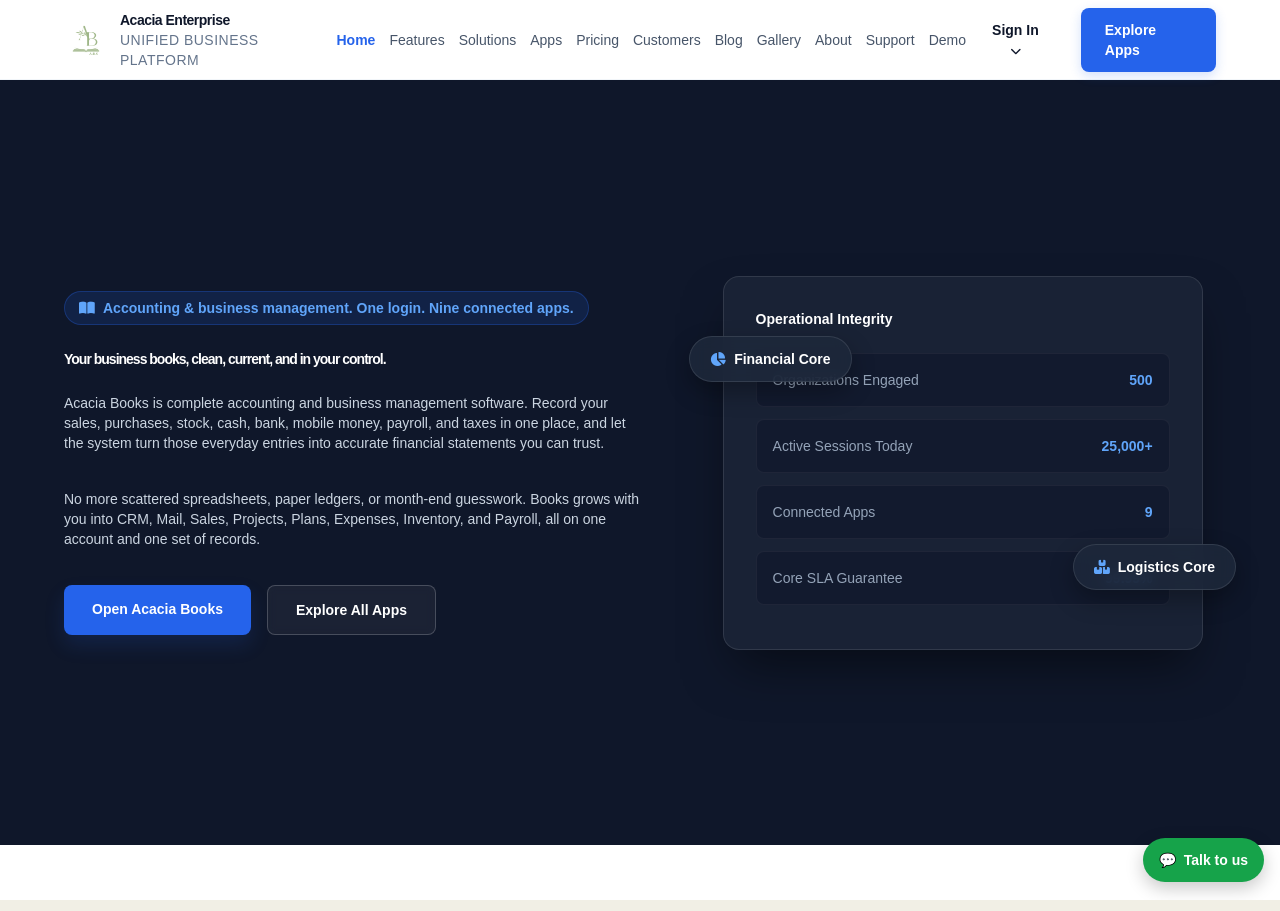
<file: index.html>
<!DOCTYPE html>
<html lang="en"><head><script src="acacia-session.js"></script><script src="acacia-theme.js"></script><meta charset="utf-8"><title>Acacia Hospital</title>
<meta name="viewport" content="width=device-width, initial-scale=1, viewport-fit=cover">
<link rel="icon" href="logo.png"><link rel="stylesheet" href="style.css"><script>window.ACACIA_APPEARANCE={sidebar:'nav',items:'nav button'};</script><script src="acacia-appearance.js"></script></head><body>
<div class="top"><b>Acacia Hospital</b><button onclick="document.querySelector('nav').classList.toggle('open')">Menu</button></div>
<nav id="nav"></nav><main id="main"></main>
<script src="acacia-cloud.js"></script><script src="acacia-login.js"></script><script src="acacia-sidebar.js"></script><script src="acacia-actions.js"></script><script src="acacia-settings.js"></script><script src="app.js"></script><script src="acacia-signout.js"></script>
<script src="acacia-help.js"></script>
</body></html>
</file>
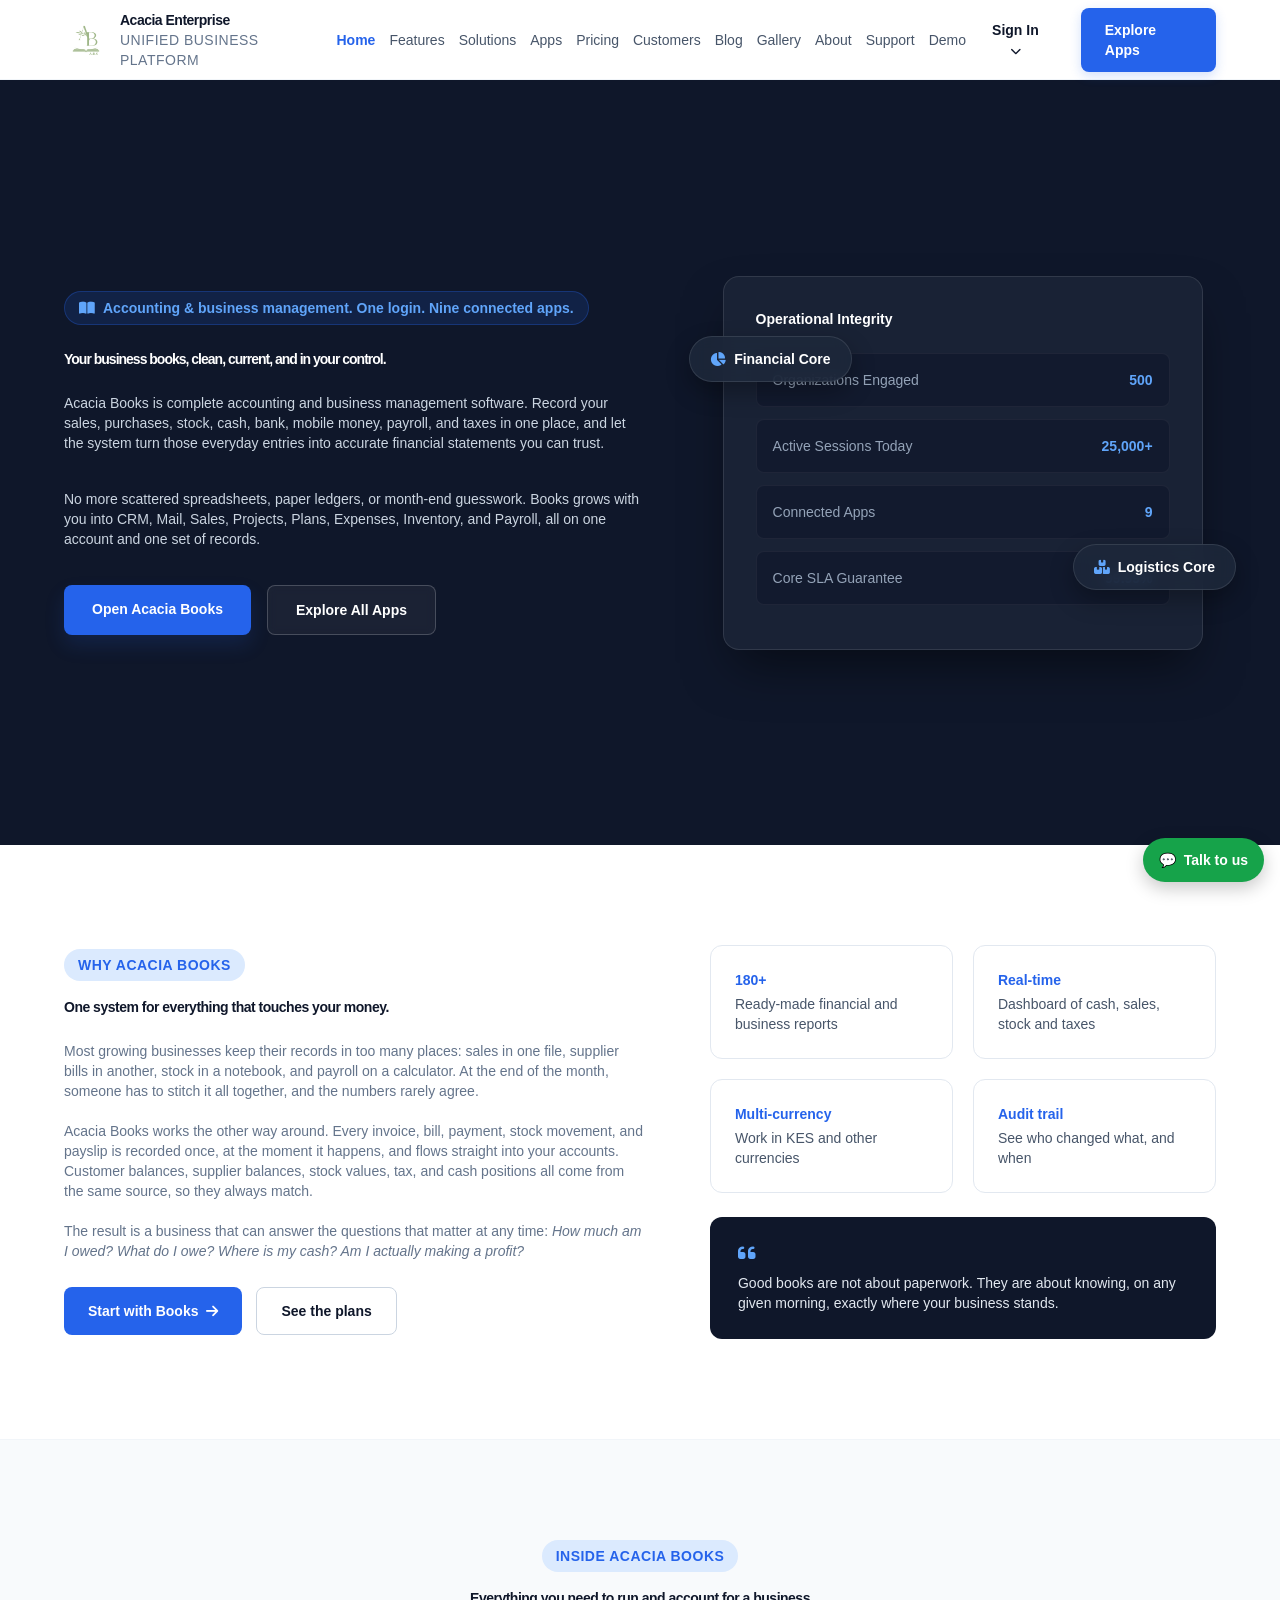
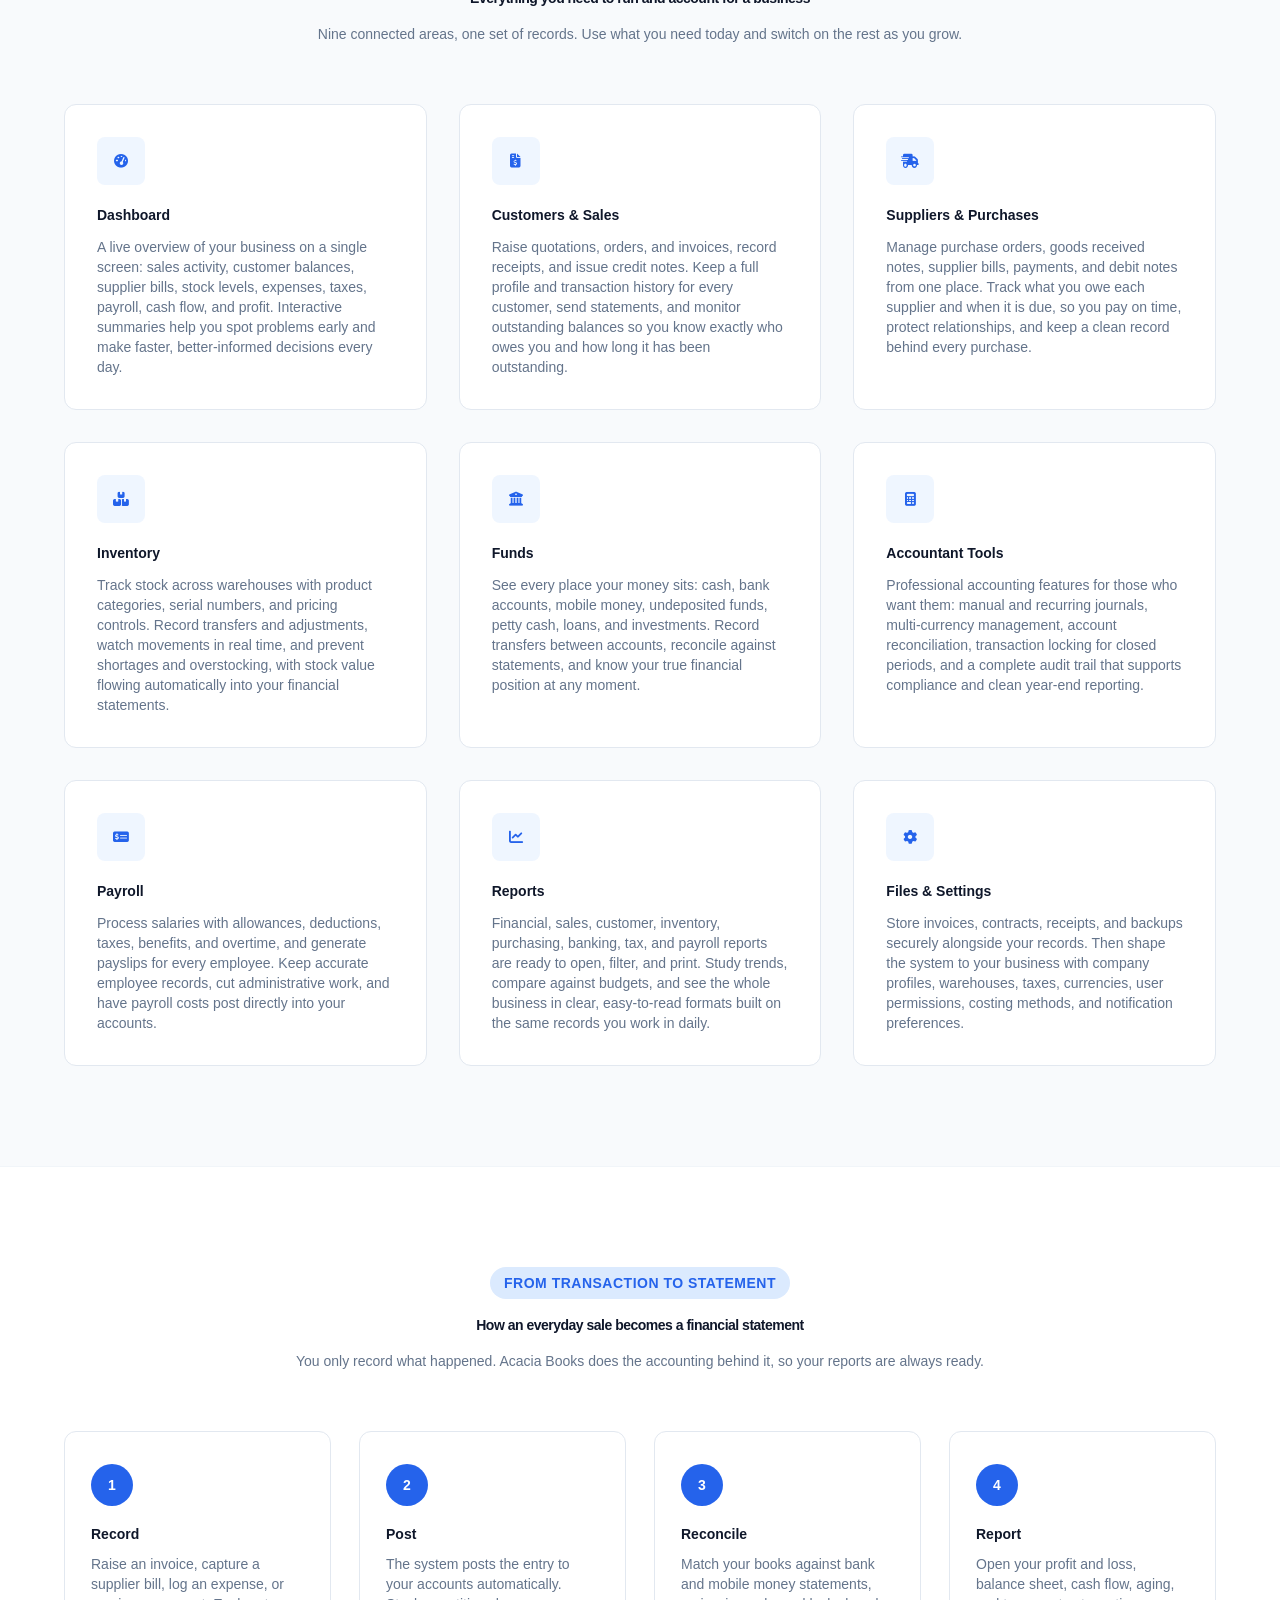
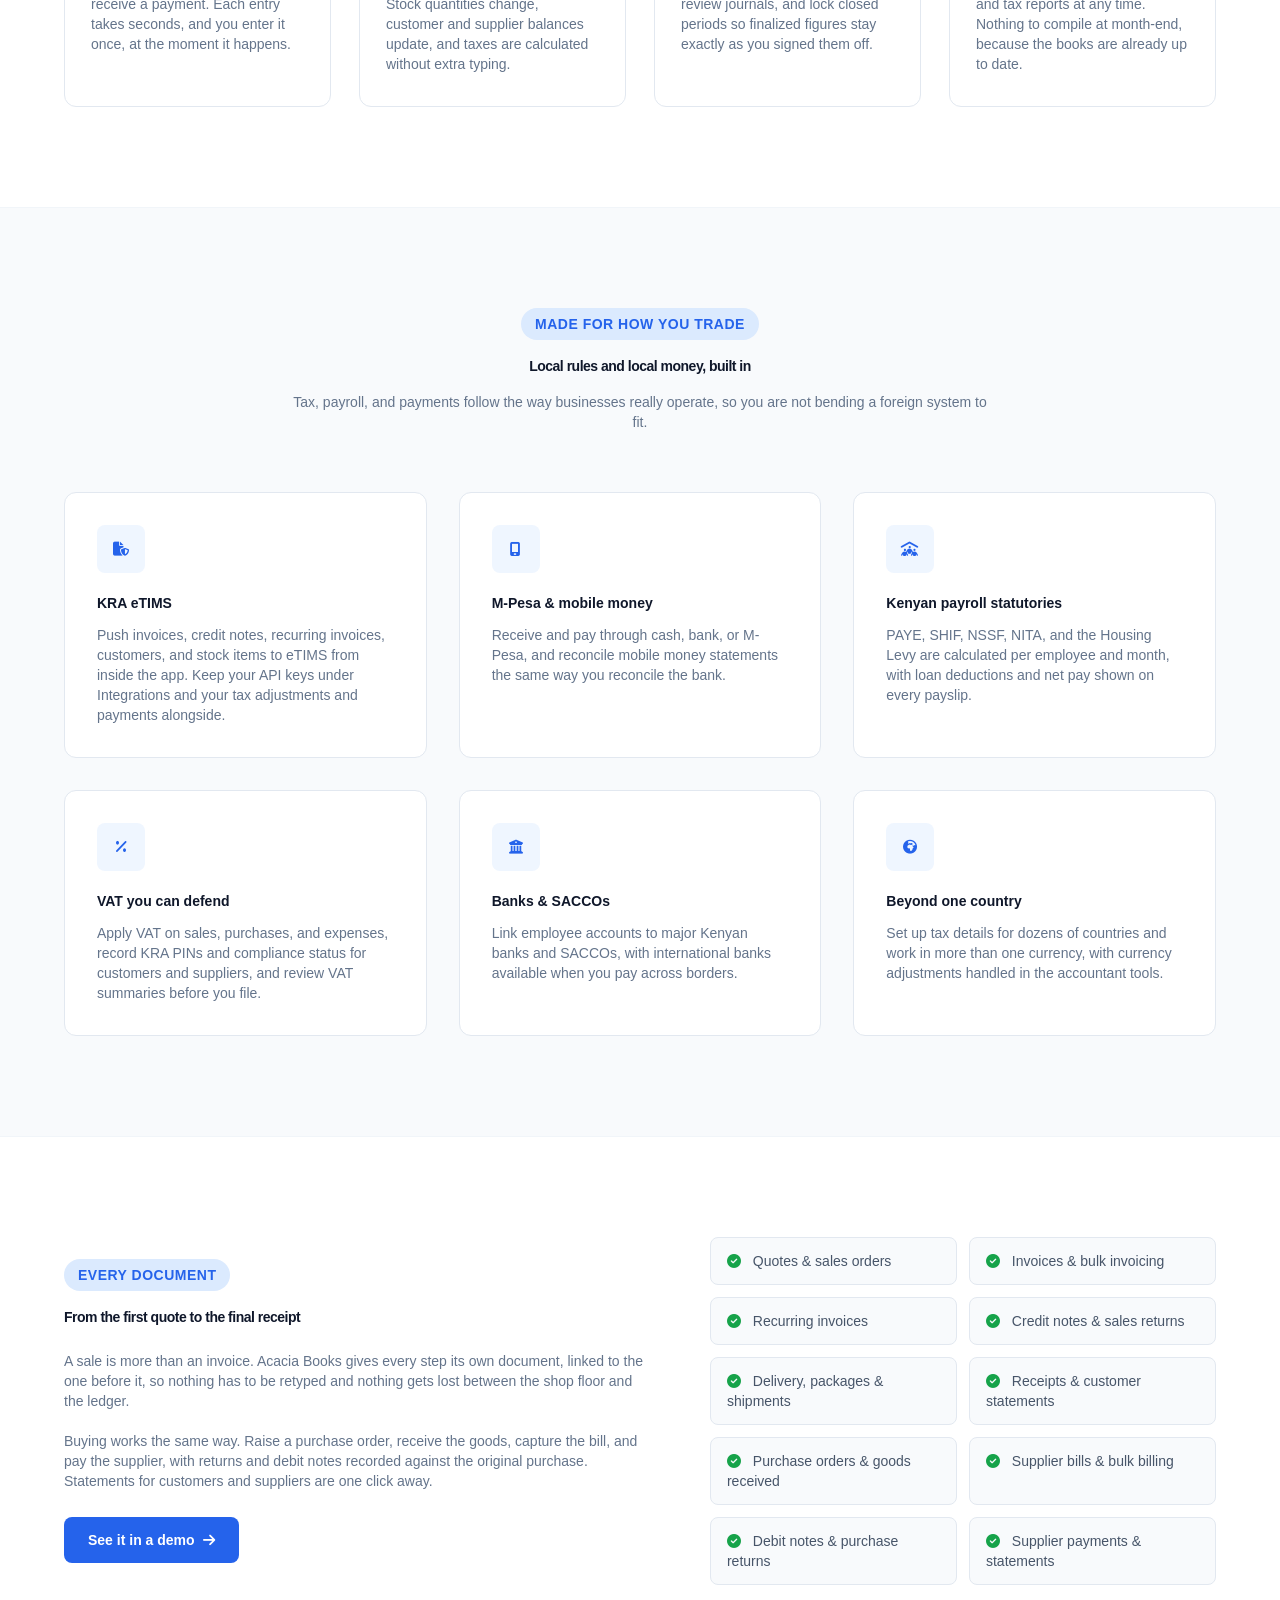
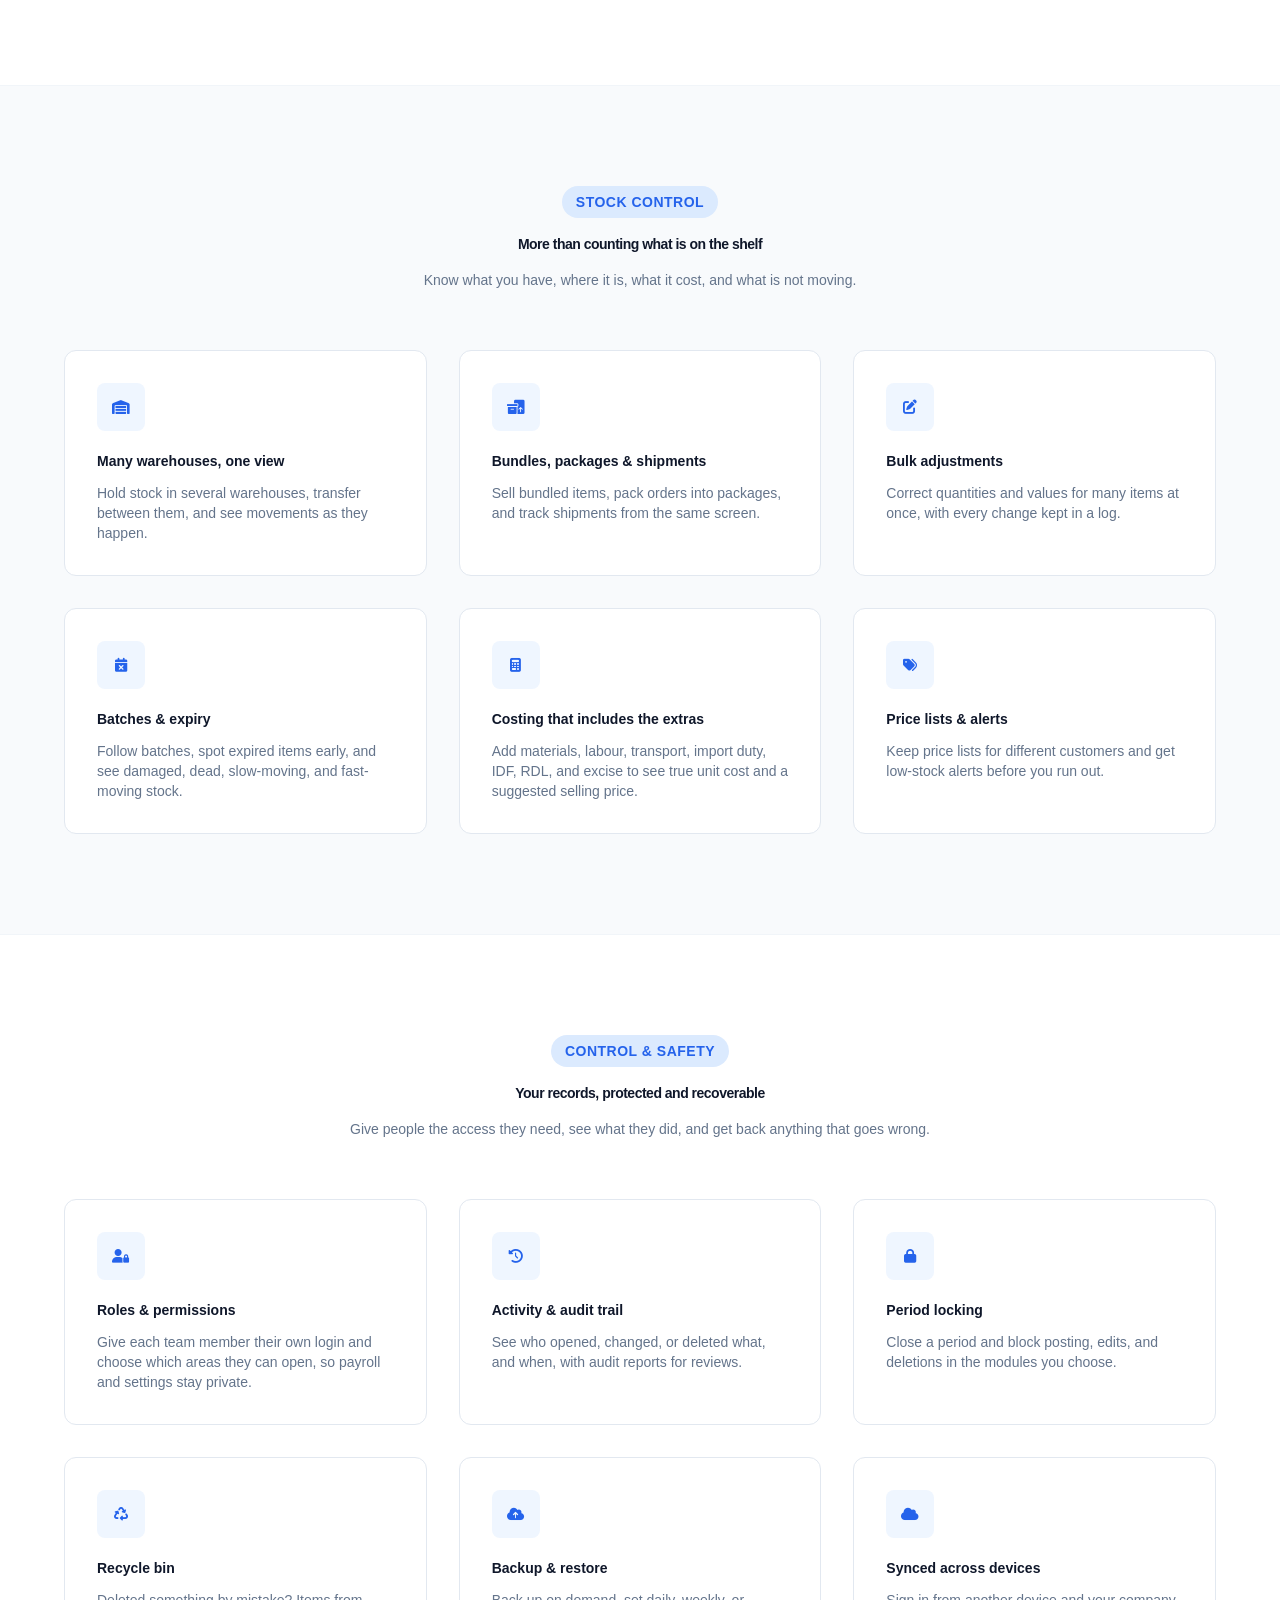
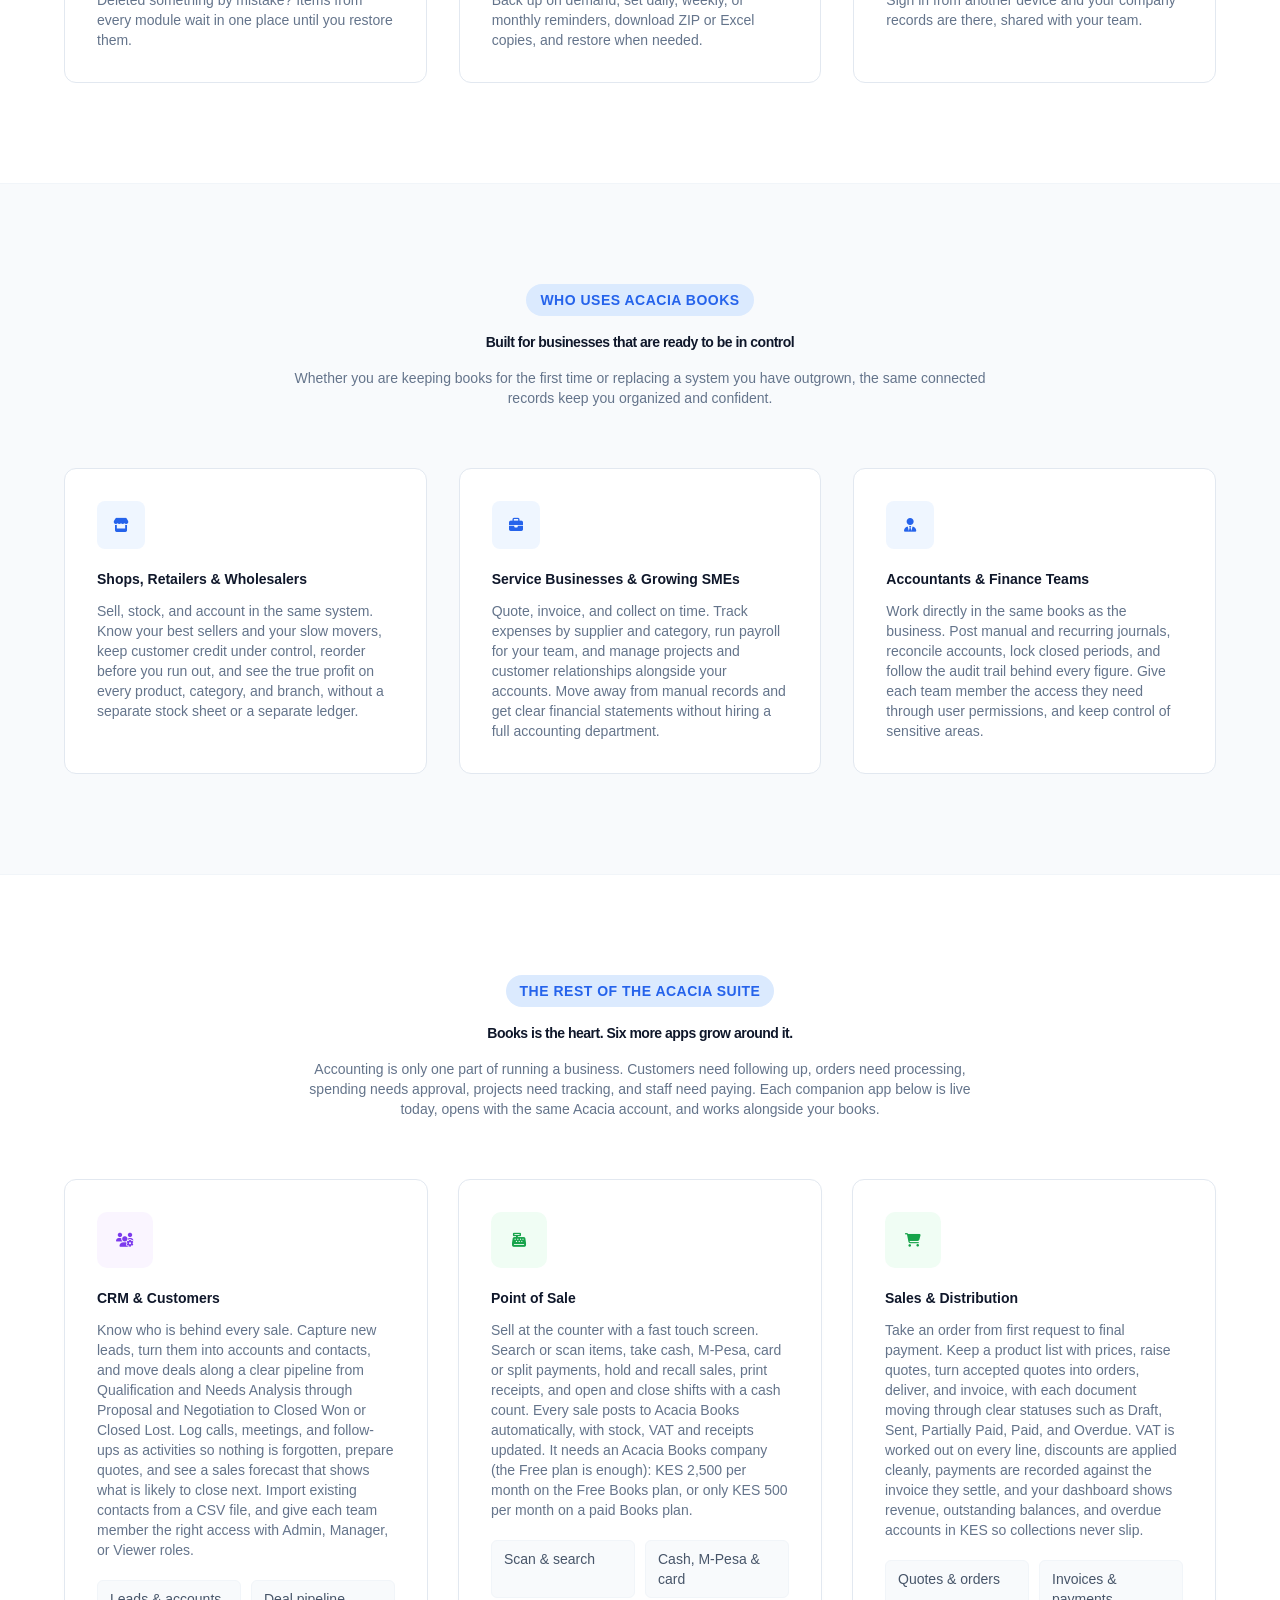
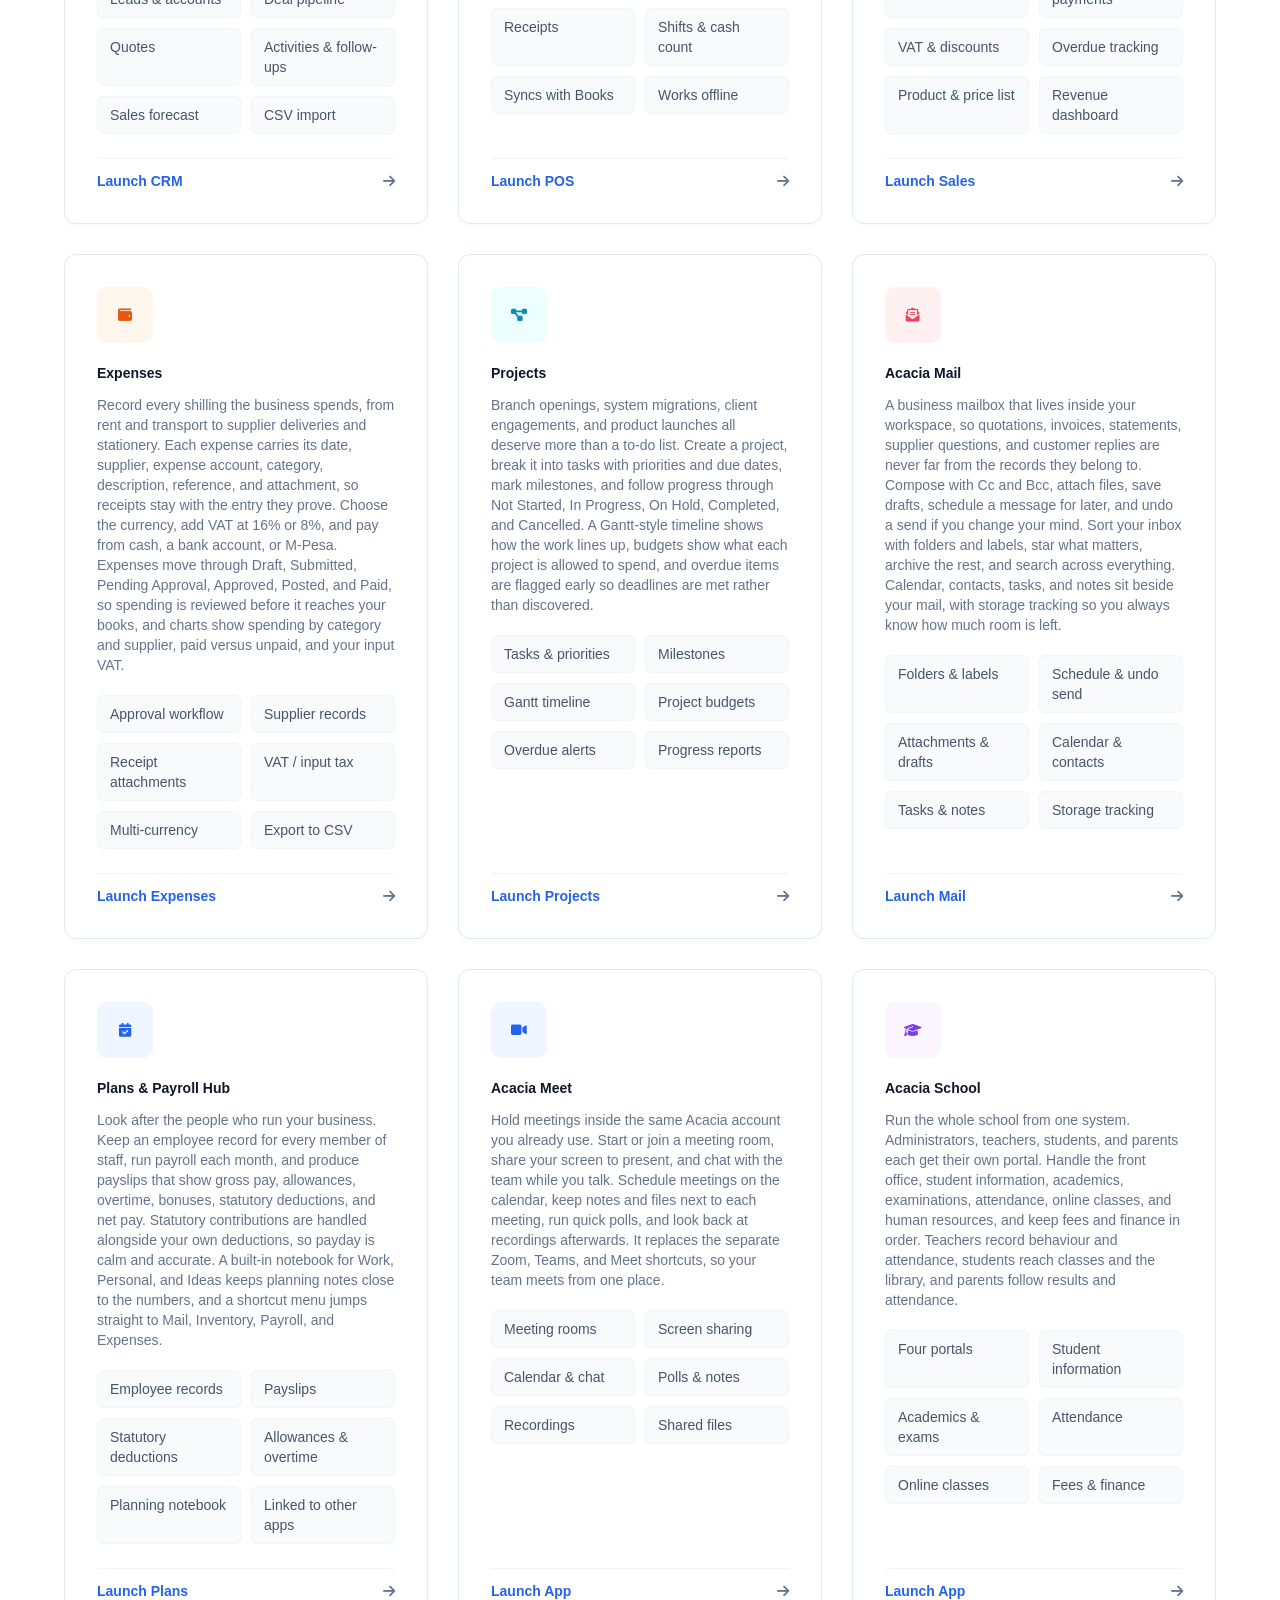
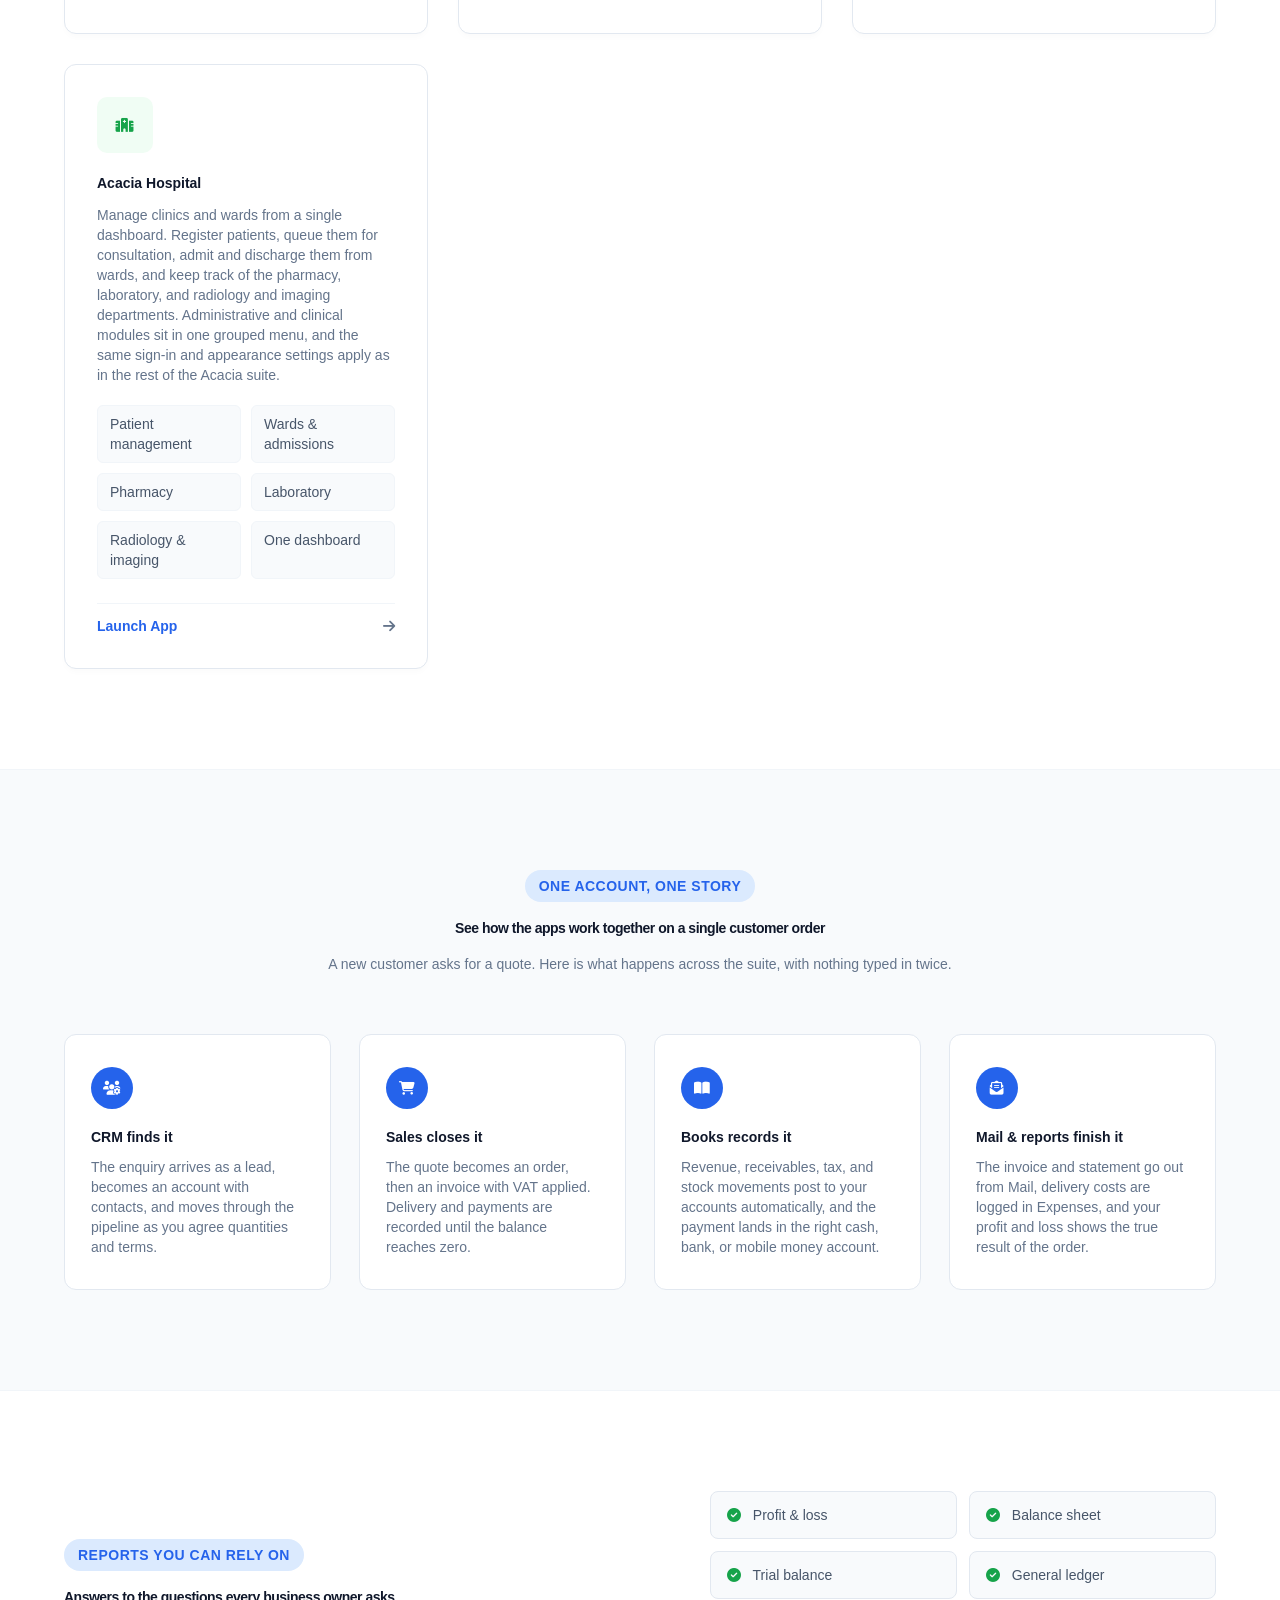
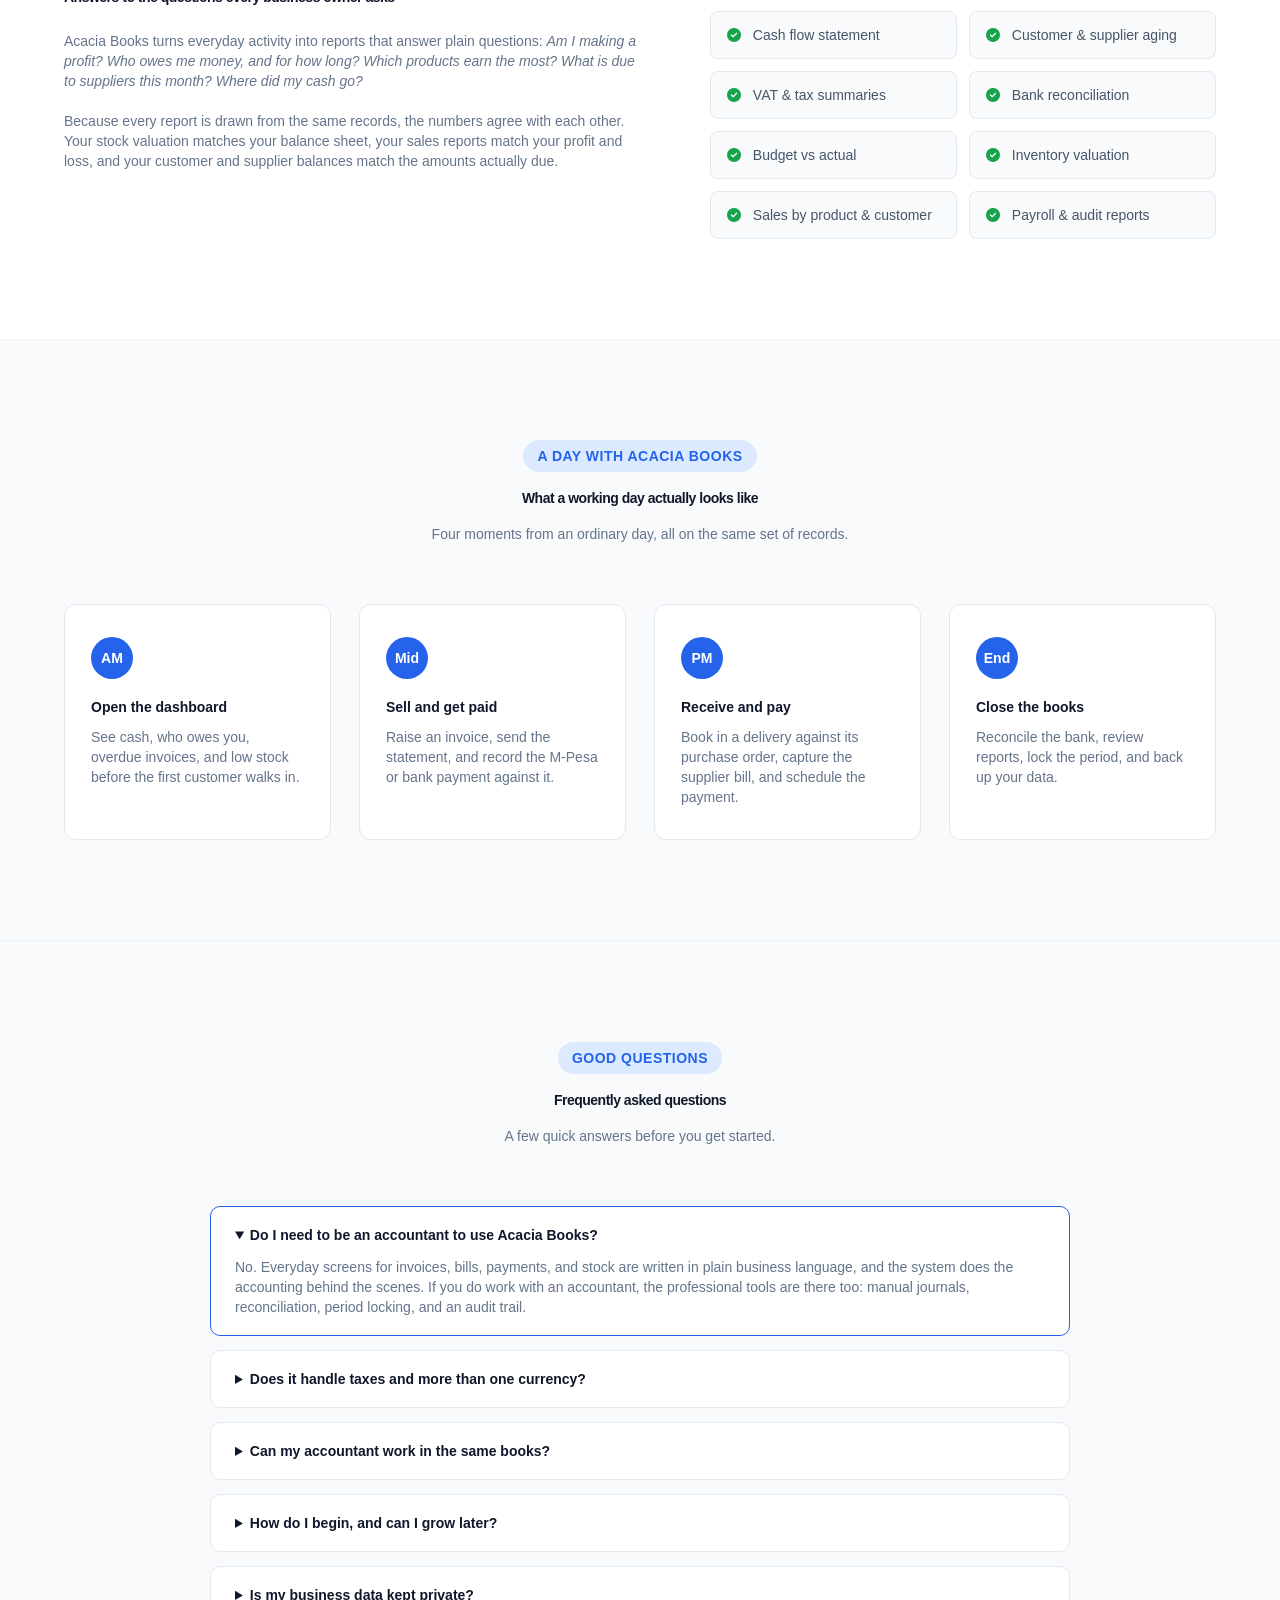
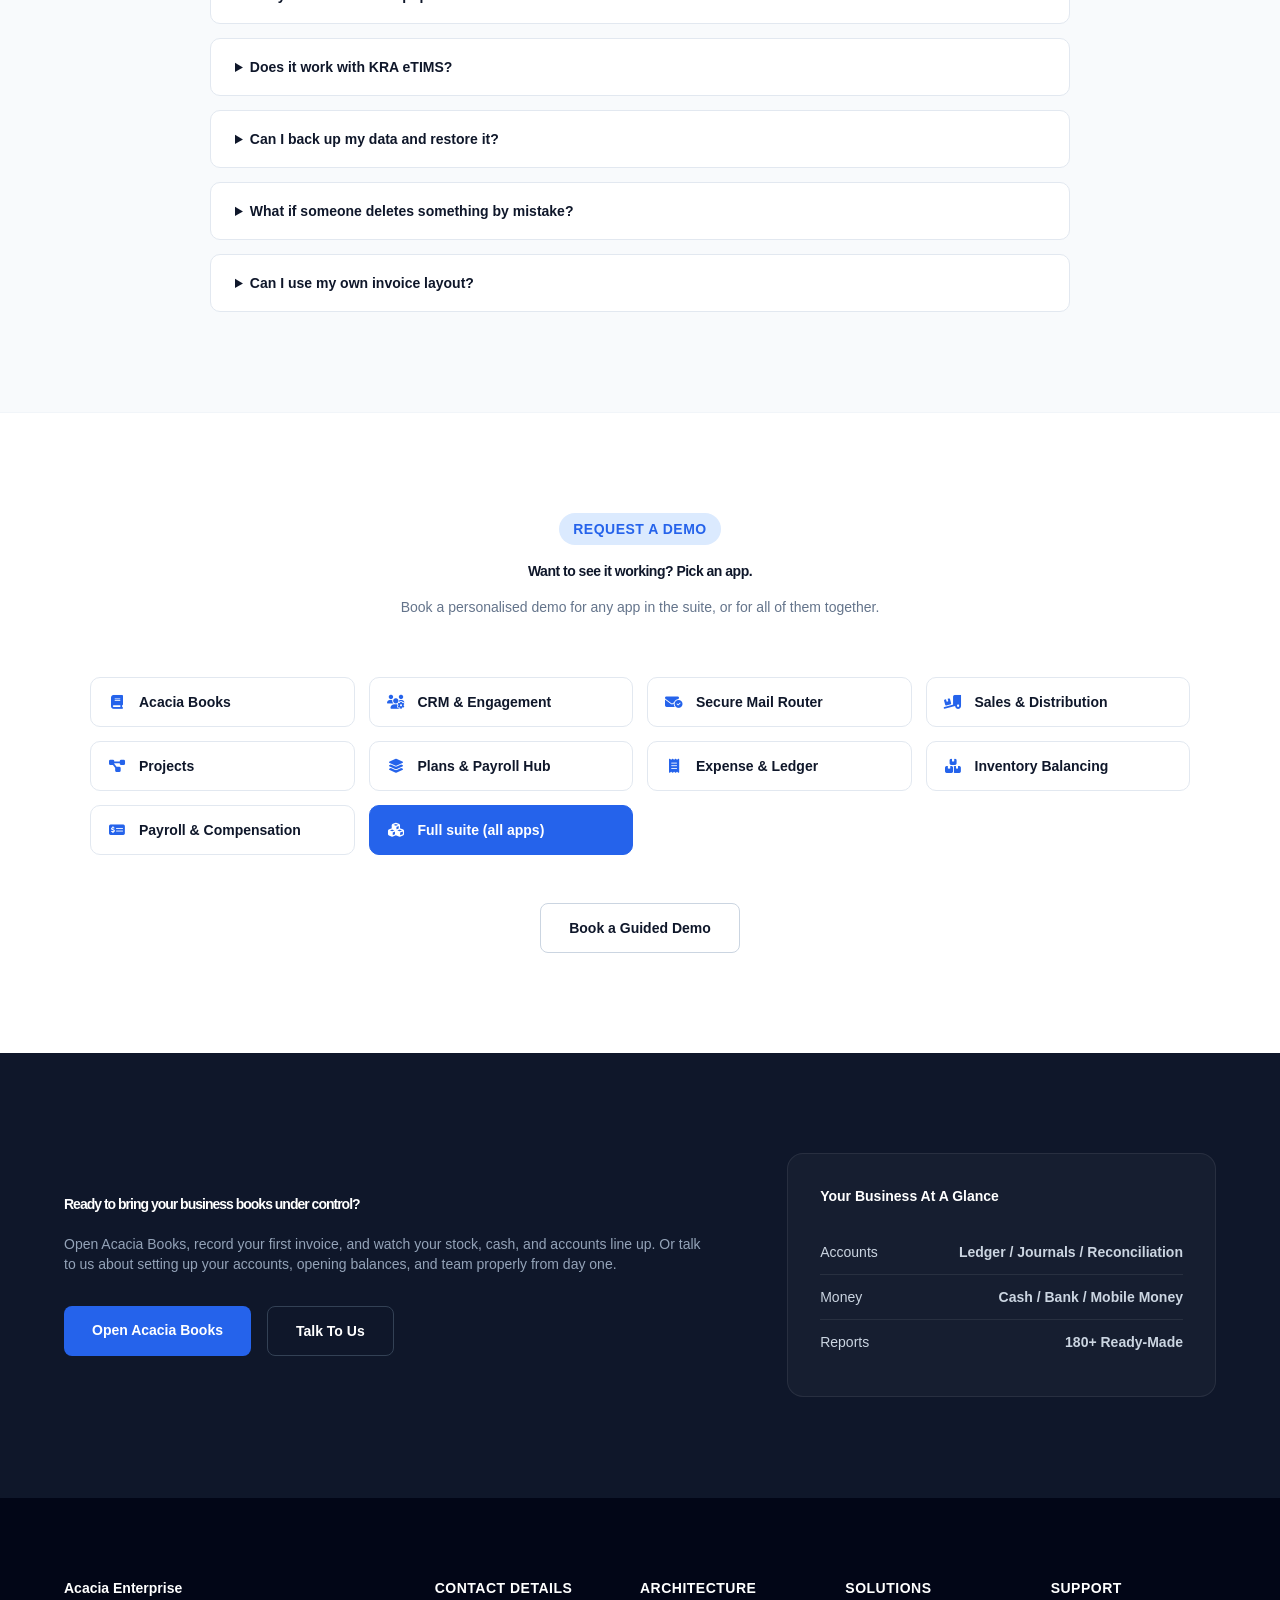
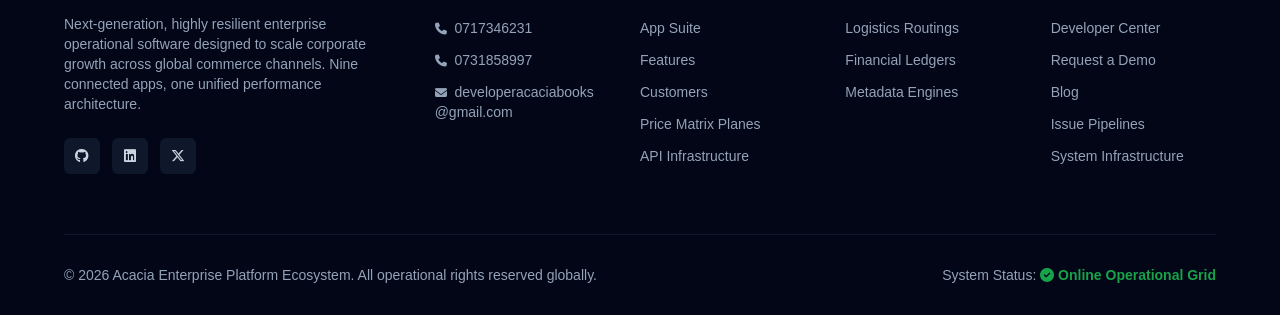
<file: landing.html>
<!DOCTYPE html><html lang="en"><head><script src="acacia-theme.js"></script><meta charset="UTF-8"><meta name="viewport" content="width=device-width,initial-scale=1"><title>Acacia Enterprise</title><meta name="description" content="Acacia Books and 8 connected business apps: accounting, inventory, invoicing, payroll, CRM and more. Start free."><link href="https://fonts.googleapis.com/css2?family=Inter:wght@300;400;500;600;700;800&display=swap" rel="stylesheet"><link rel="stylesheet" href="https://cdnjs.cloudflare.com/ajax/libs/font-awesome/6.6.0/css/all.min.css"><style>*{margin:0;padding:0;box-sizing:border-box;font-family:cambria,sans-serif;scroll-behavior:smooth}body{background:#fff;color:#1e293b;overflow-x:hidden;line-height:1.5}a{text-decoration:none}ul{list-style:none}header{position:fixed;top:0;left:0;width:100%;height:80px;background:rgba(255,255,255,.9);backdrop-filter:blur(20px);display:flex;align-items:center;justify-content:space-between;padding:0 5%;z-index:1000;border-bottom:1px solid #f1f5f9}.logo{display:flex;align-items:center;gap:12px}.logo img{width:44px;height:44px;object-fit:contain}.logoText h2{font-size:22px;font-weight:800;color:#0f172a;letter-spacing:-.5px}.logoText span{display:block;font-size:11px;font-weight:500;color:#64748b;text-transform:uppercase;letter-spacing:.5px}nav ul{display:flex;align-items:center;gap:32px}nav a{font-size:15px;font-weight:500;color:#475569;transition:color .2s}nav a:hover{color:#2563eb}.actions{display:flex;align-items:center;gap:16px}.signIn{font-size:15px;font-weight:600;color:#0f172a;padding:10px 20px;transition:all .2s}.signIn:hover{color:#2563eb}.getStarted{padding:12px 24px;border-radius:8px;background:#2563eb;color:#fff;font-size:15px;font-weight:600;box-shadow:0 4px 12px rgba(37,99,235,.2);transition:all .2s}.getStarted:hover{background:#1d4ed8;transform:translateY(-1px)}.hero{margin-top:80px;min-height:85vh;display:flex;align-items:center;justify-content:space-between;padding:80px 5%;position:relative;overflow:hidden;background:#0f172a}.hero-slider-wrapper{position:absolute;top:0;left:0;width:100%;height:100%;z-index:1}.hero-slide{position:absolute;top:0;left:0;width:100%;height:100%;background-size:cover;background-position:center;background-repeat:no-repeat;opacity:0;transition:opacity 1.2s ease-in-out}.hero-slide.active{opacity:1}.hero-slider-wrapper::before{content:'';position:absolute;top:0;left:0;width:100%;height:100%;background:linear-gradient(to right,rgba(15,23,42,.85) 40%,rgba(15,23,42,.5) 100%);z-index:2}.leftHero{width:50%;position:relative;z-index:3}.badge{display:inline-flex;align-items:center;gap:8px;padding:6px 14px;background:rgba(37,99,235,.15);border:1px solid rgba(37,99,235,.3);border-radius:99px;font-size:13px;font-weight:600;color:#60a5fa;margin-bottom:24px}.leftHero h1{font-size:54px;font-weight:800;line-height:1.15;color:#fff;letter-spacing:-1px;margin-bottom:24px}.leftHero p{font-size:18px;line-height:1.6;color:#cbd5e1;margin-bottom:36px}.heroButtons{display:flex;gap:16px}.primary{padding:14px 28px;background:#2563eb;border-radius:8px;color:#fff;font-size:16px;font-weight:600;box-shadow:0 10px 20px rgba(37,99,235,.15);transition:all .2s}.primary:hover{background:#1d4ed8;transform:translateY(-2px)}.secondary{padding:14px 28px;border:1px solid rgba(255,255,255,.2);background:rgba(255,255,255,.05);border-radius:8px;color:#fff;font-size:16px;font-weight:600;backdrop-filter:blur(5px);transition:all .2s}.secondary:hover{background:rgba(255,255,255,.15);border-color:rgba(255,255,255,.4)}.rightHero{width:44%;display:flex;justify-content:center;position:relative;z-index:3}.preview{width:100%;max-width:480px;background:rgba(30,41,59,.7);backdrop-filter:blur(12px);border-radius:16px;padding:32px;box-shadow:0 25px 50px -12px rgba(0,0,0,.5);border:1px solid rgba(255,255,255,.1)}.preview h2{font-size:22px;color:#fff;margin-bottom:24px;font-weight:700}.item{display:flex;justify-content:space-between;align-items:center;padding:16px;background:rgba(15,23,42,.6);border-radius:8px;margin-bottom:12px;border:1px solid rgba(255,255,255,.05)}.item span{font-size:14px;font-weight:500;color:#94a3b8}.item strong{font-size:24px;color:#60a5fa;font-weight:700}.float{position:absolute;background:rgba(30,41,59,.85);backdrop-filter:blur(8px);padding:12px 20px;border-radius:99px;box-shadow:0 10px 25px rgba(0,0,0,.3);font-weight:600;font-size:14px;color:#fff;border:1px solid rgba(255,255,255,.1);display:flex;align-items:center;gap:8px}.float i{color:#60a5fa}.float1{left:-20px;top:60px}.float2{right:-20px;bottom:60px}.section{padding:100px 5%}.section-alt{padding:100px 5%;background:#f8fafc;border-top:1px solid #f1f5f9;border-bottom:1px solid #f1f5f9}.sectionTitle{text-align:center;margin-bottom:60px}.sectionTitle span{display:inline-block;padding:6px 14px;background:#dbeafe;color:#2563eb;border-radius:99px;font-size:13px;font-weight:600;margin-bottom:16px;text-transform:uppercase;letter-spacing:.5px}.sectionTitle h2{font-size:38px;font-weight:800;color:#0f172a;margin-bottom:16px;letter-spacing:-.5px}.sectionTitle p{max-width:700px;margin:auto;font-size:17px;line-height:1.6;color:#64748b}.solutions-grid{display:grid;grid-template-columns:repeat(3,1fr);gap:32px}.solution-card{background:#fff;padding:32px;border-radius:12px;border:1px solid #e2e8f0;transition:all .3s}.solution-card:hover{border-color:#2563eb;box-shadow:0 12px 30px rgba(0,0,0,.04);transform:translateY(-2px)}.solution-card .sol-icon{width:48px;height:48px;background:#eff6ff;color:#2563eb;border-radius:8px;display:flex;align-items:center;justify-content:center;font-size:20px;margin-bottom:20px}.solution-card h3{font-size:20px;font-weight:700;color:#0f172a;margin-bottom:12px}.solution-card p{font-size:15px;color:#64748b;line-height:1.6}.modules{display:grid;grid-template-columns:repeat(3,1fr);gap:30px}.module{background:#fff;border-radius:12px;padding:32px;box-shadow:0 4px 6px -1px rgba(0,0,0,.02);transition:all .3s;border:1px solid #e2e8f0;display:flex;flex-direction:column}.module:hover{transform:translateY(-4px);box-shadow:0 20px 25px -5px rgba(0,0,0,.05);border-color:#2563eb}.icon{width:56px;height:56px;border-radius:10px;display:flex;align-items:center;justify-content:center;font-size:22px;margin-bottom:20px}.blue{background:#eff6ff;color:#2563eb}.green{background:#f0fdf4;color:#16a34a}.orange{background:#fff7ed;color:#ea580c}.purple{background:#faf5ff;color:#7c3aed}.cyan{background:#ecfeff;color:#0891b2}.rose{background:#fff1f2;color:#f43f5e}.module h3{font-size:22px;color:#0f172a;margin-bottom:12px;font-weight:700}.module p{font-size:15px;line-height:1.6;color:#64748b;margin-bottom:20px}.features{display:grid;grid-template-columns:repeat(2,1fr);gap:10px;margin-bottom:24px}.features div{background:#f8fafc;padding:8px 12px;border-radius:6px;font-size:13px;font-weight:500;color:#475569;border:1px solid #f1f5f9}.learn{margin-top:auto;display:flex;justify-content:space-between;align-items:center;padding-top:12px;border-top:1px solid #f1f5f9}.learn a{font-size:14px;color:#2563eb;font-weight:600}.learn i{font-size:14px;color:#64748b;transition:transform .2s}.module:hover .learn i{transform:translateX(4px);color:#2563eb}.about-wrapper{display:grid;grid-template-columns:1fr 1fr;gap:60px;align-items:center}.about-content h3{font-size:28px;font-weight:700;color:#0f172a;margin-bottom:16px}.about-content p{font-size:16px;color:#64748b;line-height:1.7;margin-bottom:20px}.about-stats{display:grid;grid-template-columns:repeat(2,1fr);gap:20px}.about-stat-box{background:#fff;padding:24px;border-radius:12px;border:1px solid #e2e8f0}.about-stat-box h4{font-size:32px;color:#2563eb;font-weight:800;margin-bottom:4px}.about-stat-box p{font-size:14px;color:#475569;font-weight:500;margin:0}.pricing-section-container{display:flex;flex-direction:column;align-items:center;width:100%}.pricing-controls-wrapper{display:flex;flex-direction:column;align-items:center;gap:20px;margin-bottom:48px;background:#fff;padding:24px 32px;border-radius:16px;border:1px solid #e2e8f0;width:100%;max-width:650px;box-shadow:0 4px 6px -1px rgba(0,0,0,.02)}.module-tabs{display:flex;background:#f1f5f9;padding:6px;border-radius:10px;width:100%}.module-tab-btn{flex:1;padding:10px 16px;border:none;background:0 0;font-size:14px;font-weight:600;color:#64748b;cursor:pointer;border-radius:8px;transition:all .2s;display:flex;align-items:center;justify-content:center;gap:8px}.module-tab-btn.active{background:#fff;color:#2563eb;box-shadow:0 2px 4px rgba(0,0,0,.05)}.pricing-controls{display:flex;justify-content:center;align-items:center;gap:24px}.control-group{display:flex;align-items:center;gap:12px}.control-group span{font-size:15px;font-weight:600;color:#334155}.switch{position:relative;width:50px;height:26px}.switch input{display:none}.slider{position:absolute;top:0;left:0;right:0;bottom:0;background:#cbd5e1;border-radius:34px;cursor:pointer;transition:.3s}.slider:before{content:"";position:absolute;width:18px;height:18px;left:4px;top:4px;background:#fff;border-radius:50%;transition:.3s}input:checked+.slider{background:#2563eb}input:checked+.slider:before{transform:translateX(24px)}.pricing-grid{display:grid;grid-template-columns:repeat(3,1fr);gap:30px;margin-bottom:40px;width:100%}.pricing-card{background:#fff;border-radius:16px;padding:40px 32px;border:1px solid #e2e8f0;display:flex;flex-direction:column;transition:all .3s;position:relative}.pricing-card.featured{border-color:#2563eb;box-shadow:0 20px 40px rgba(37,99,235,.06)}.pricing-card.featured .badge-pop{position:absolute;top:-14px;left:50%;transform:translateX(-50%);background:#2563eb;color:#fff;padding:4px 14px;border-radius:999px;font-size:12px;font-weight:700;text-transform:uppercase;letter-spacing:.5px}.pricing-card:hover{transform:translateY(-4px);box-shadow:0 20px 30px rgba(0,0,0,.04)}.pricing-card h3{font-size:22px;color:#0f172a;font-weight:700;margin-bottom:8px}.price-display{margin-bottom:24px}.price-display h4{font-size:36px;font-weight:800;color:#0f172a;letter-spacing:-1px}.price-display span{font-size:14px;color:#64748b;font-weight:500}.pricing-card ul{display:flex;flex-direction:column;gap:14px;margin-bottom:36px;border-top:1px solid #f1f5f9;padding-top:24px}.pricing-card ul li{display:flex;align-items:start;gap:12px;font-size:14px;color:#475569;line-height:1.4}.pricing-card ul li i{font-size:16px;margin-top:2px;color:#2563eb}.pricing-card ul li.none{color:#94a3b8}.pricing-card ul li.none i{color:#cbd5e1}.btn-select{display:block;text-align:center;padding:14px;background:#f8fafc;border:1px solid #e2e8f0;color:#0f172a;border-radius:8px;font-size:15px;font-weight:600;transition:all .2s;margin-top:auto}.btn-select:hover{background:#2563eb;border-color:#2563eb;color:#fff}.pricing-card.featured .btn-select{background:#2563eb;border-color:#2563eb;color:#fff}.pricing-card.featured .btn-select:hover{background:#1d4ed8;border-color:#1d4ed8}.support-grid{display:grid;grid-template-columns:repeat(4,1fr);gap:24px}.support-card{background:#fff;padding:28px;border-radius:12px;border:1px solid #e2e8f0;text-align:center;transition:all .2s}.support-card:hover{border-color:#2563eb;box-shadow:0 10px 25px rgba(0,0,0,.03)}.support-card i{font-size:28px;color:#2563eb;margin-bottom:16px}.support-card h4{font-size:16px;font-weight:700;color:#0f172a;margin-bottom:8px}.support-card p{font-size:13px;color:#64748b;margin-bottom:16px}.support-card a{font-size:13px;font-weight:600;color:#2563eb}.cta{padding:100px 5%;background:#0f172a;color:#fff;position:relative;overflow:hidden}.ctaBox{max-width:1200px;margin:auto;display:grid;grid-template-columns:1.5fr 1fr;gap:80px;align-items:center}.cta h2{font-size:42px;font-weight:800;letter-spacing:-1px;margin-bottom:20px}.cta p{font-size:18px;color:#94a3b8;line-height:1.6;margin-bottom:32px}.ctaButtons{display:flex;gap:16px}.ctaPrimary{background:#2563eb;color:#fff;padding:14px 28px;border-radius:8px;font-weight:600}.ctaSecondary{border:1px solid #334155;color:#fff;padding:14px 28px;border-radius:8px;font-weight:600}.ctaCard{background:rgba(255,255,255,.03);border:1px solid rgba(255,255,255,.08);padding:32px;border-radius:16px}.ctaCard h3{font-size:20px;margin-bottom:24px;font-weight:700}.ctaItem{display:flex;justify-content:space-between;padding:12px 0;border-bottom:1px solid rgba(255,255,255,.08);font-size:14px;color:#cbd5e1}.ctaItem:last-child{border:none}footer{background:#020617;color:#94a3b8;padding:80px 5% 30px;border-top:1px solid #0f172a}.footerGrid{display:grid;grid-template-columns:2fr repeat(4,1fr);gap:40px;margin-bottom:60px}.footerLogo h2{font-size:24px;font-weight:800;color:#fff;margin-bottom:16px}.footerLogo p{font-size:14px;line-height:1.6}.social{display:flex;gap:12px;margin-top:24px}.social a{width:36px;height:36px;border-radius:6px;background:#0f172a;display:flex;align-items:center;justify-content:center;color:#cbd5e1;font-size:16px}.social a:hover{background:#2563eb;color:#fff}.footerColumn h3{font-size:14px;color:#fff;font-weight:700;text-transform:uppercase;letter-spacing:.5px;margin-bottom:20px}.footerColumn ul{display:flex;flex-direction:column;gap:12px}.footerColumn a{color:#94a3b8;font-size:14px}.footerColumn a:hover{color:#fff}.bottomFooter{border-top:1px solid #0f172a;padding-top:30px;display:flex;justify-content:space-between;font-size:13px}@media(max-width:1200px){.pricing-grid{grid-template-columns:repeat(2,1fr)}}.pricing-grid{grid-template-columns:repeat(6,minmax(0,1fr));gap:16px;align-items:stretch;max-width:1400px;margin:0 auto 40px}.pricing-card{padding:22px 18px 18px;border-radius:14px;border:1px solid #e3e8f0;box-shadow:none;text-align:left}.pricing-card:hover{transform:none;box-shadow:0 6px 18px rgba(15,23,42,.06);border-color:#cbd5e6}.pricing-card.featured{border-color:#2563eb;box-shadow:none}.pricing-card.featured .badge-pop{background:#fff;color:#2563eb;border:1px solid #2563eb;font-size:12px;letter-spacing:.05em;padding:3px 14px;top:-13px}.pricing-card h3{font-size:16px;margin-bottom:4px}.price-display{margin-bottom:16px}.price-display h4{display:inline;font-size:15px;font-weight:700;letter-spacing:0}.price-display span{font-size:13px;color:#6b7280;font-weight:400}.pricing-card ul{gap:0;border-top:none;padding-top:0;margin-bottom:8px;flex:1}.pricing-card ul li{font-size:13px;color:#6b7280;padding:7px 0;border-top:1px solid #eef1f6;gap:8px}.pricing-card ul li:first-child{border-top:none}.pricing-card ul.pc-collapsed li:nth-child(n+6){display:none}.pc-more{background:0 0;border:0;color:#2563eb;font-family:inherit;font-size:13px;font-weight:700;cursor:pointer;padding:8px 0 16px;text-align:left}.pc-more:hover{text-decoration:underline}.btn-select{background:#2563eb;border-color:#2563eb;color:#fff;padding:11px;font-size:14px;font-weight:700;border-radius:6px}.btn-select:hover{background:#1d4ed8;border-color:#1d4ed8}@media(max-width:1280px){.pricing-grid{grid-template-columns:repeat(3,minmax(0,1fr))}}@media(max-width:800px){.pricing-grid{grid-template-columns:repeat(2,minmax(0,1fr))}}@media(max-width:520px){.pricing-grid{grid-template-columns:1fr}}@media(max-width:1024px){.hero{flex-direction:column;text-align:center;padding-top:60px}.about-wrapper,.ctaBox,.leftHero,.rightHero{width:100%;grid-template-columns:1fr}.modules,.solutions-grid{grid-template-columns:repeat(2,1fr)}.support-grid{grid-template-columns:repeat(2,1fr)}.footerGrid{grid-template-columns:1fr}.hero-slider-wrapper::before{background:rgba(15,23,42,.85)}}@media(max-width:640px){.modules,.solutions-grid,.support-grid{grid-template-columns:1fr}.leftHero h1{font-size:36px}.pricing-controls-wrapper{padding:16px}.pricing-controls{flex-direction:column;gap:16px}.module-tabs{flex-direction:column;gap:4px}}</style><style>.gallery-grid{display:grid;grid-template-columns:repeat(3,1fr);gap:30px}.gallery-card{background:#fff;border-radius:12px;overflow:hidden;border:1px solid #e2e8f0;transition:all .3s}.gallery-card:hover{transform:translateY(-4px);box-shadow:0 20px 25px -5px rgba(0,0,0,.08);border-color:#2563eb}.gallery-frame{background:#0f172a;padding:10px 14px 0}.gallery-dots{display:flex;gap:6px;padding-bottom:10px}.gallery-dots span{width:9px;height:9px;border-radius:50%;background:#334155}.gallery-dots span:first-child{background:#f43f5e}.gallery-dots span:nth-child(2){background:#eab308}.gallery-dots span:nth-child(3){background:#16a34a}.gallery-card img{width:100%;height:220px;object-fit:cover;display:block}.gallery-caption{padding:20px 22px 24px}.gallery-caption h4{font-size:16px;font-weight:700;color:#0f172a;margin-bottom:6px}.gallery-caption p{font-size:13px;color:#64748b;line-height:1.5}.gallery-note{max-width:700px;margin:40px auto 0;text-align:center;font-size:13px;color:#94a3b8}@media(max-width:1024px){.gallery-grid{grid-template-columns:repeat(2,1fr)}}@media(max-width:640px){.gallery-grid{grid-template-columns:1fr}}</style><style>nav a.active{color:#2563eb;font-weight:700}</style><style>.signDrop{position:relative}.signDrop .signIn{background:0 0;border:0;cursor:pointer;font-family:inherit}.ddMenu{display:none;position:absolute;right:0;top:100%;margin-top:6px;width:290px;background:#fff;border:1px solid #e2e8f0;border-radius:12px;box-shadow:0 20px 40px rgba(15,23,42,.18);padding:8px;z-index:2000}.signDrop.open .ddMenu{display:block}.ddHead{font-size:11px;font-weight:700;color:#64748b;text-transform:uppercase;letter-spacing:.5px;padding:8px 12px 6px}.ddItem{display:flex;align-items:center;gap:12px;padding:10px 12px;border-radius:8px;font-size:14px;font-weight:600;color:#0f172a}.ddItem i{width:18px;text-align:center;color:#2563eb}.ddItem:hover{background:#eff6ff;color:#2563eb}.ddSep{height:1px;background:#e2e8f0;margin:6px 4px}.ddCreate i{color:#16a34a}</style><style id="bkHomeCss">.bk-two{max-width:1200px;margin:auto;display:grid;grid-template-columns:1.15fr 1fr;gap:64px;align-items:center}.bk-text p{font-size:16px;line-height:1.7;color:#64748b;margin-bottom:20px}.bk-text p em{color:#64748b;font-style:italic}.bk-actions{display:flex;gap:14px;margin-top:26px;flex-wrap:wrap}.bk-btn{display:inline-flex;align-items:center;gap:8px;padding:13px 24px;border-radius:8px;background:#2563eb;color:#fff;font-weight:600;font-size:15px;text-decoration:none;transition:.25s}.bk-btn:hover{background:#1d4ed8;transform:translateY(-1px)}.bk-btn.ghost{background:#fff;color:#0f172a;border:1px solid #cbd5e1}.bk-btn.ghost:hover{border-color:#2563eb;color:#2563eb}.bk-quote{margin-top:24px;padding:26px 28px;background:#0f172a;border-radius:12px;color:#e2e8f0;position:relative}.bk-quote i{color:#60a5fa;font-size:20px;margin-bottom:10px;display:block}.bk-quote p{font-size:16px;line-height:1.7;margin:0;font-style:normal}.bk-steps{max-width:1200px;margin:auto;display:grid;grid-template-columns:repeat(4,1fr);gap:28px}.bk-step{background:#fff;border:1px solid #e2e8f0;border-radius:12px;padding:32px 26px;position:relative;transition:.3s}.bk-step:hover{border-color:#2563eb;transform:translateY(-3px);box-shadow:0 14px 30px rgba(0,0,0,.05)}.bk-num{font-size:17px;width:42px;height:42px;border-radius:50%;background:#2563eb;color:#fff;font-weight:800;display:flex;align-items:center;justify-content:center;margin-bottom:18px}.bk-step h3{font-size:20px;font-weight:700;color:#0f172a;margin-bottom:10px}.bk-step p{font-size:15px;line-height:1.6;color:#64748b}.bk-checks{display:grid;grid-template-columns:repeat(2,1fr);gap:12px}.bk-checks div{background:#f8fafc;border:1px solid #e2e8f0;border-radius:8px;padding:13px 16px;font-size:14px;font-weight:500;color:#475569}.bk-checks i{color:#16a34a;margin-right:8px}.bk-faq{max-width:860px;margin:auto;display:flex;flex-direction:column;gap:14px}.bk-faq details{background:#fff;border:1px solid #e2e8f0;border-radius:10px;padding:18px 24px}.bk-faq summary{cursor:pointer;font-weight:700;color:#0f172a;font-size:16px}.bk-faq details[open]{border-color:#2563eb}.bk-faq details p{margin-top:12px;font-size:15px;line-height:1.6;color:#64748b}.cmp-wrap{max-width:1200px;margin:auto;overflow-x:auto;border:1px solid #e2e8f0;border-radius:12px;background:#fff}.cmp-table{width:100%;border-collapse:collapse;min-width:820px}.cmp-table td,.cmp-table th{padding:14px 16px;text-align:center;font-size:14px;color:#475569;border-bottom:1px solid #f1f5f9}.cmp-table th{background:#f8fafc;color:#0f172a;font-weight:700;font-size:14px}.cmp-table td:first-child,.cmp-table th:first-child{text-align:left;font-weight:600;color:#0f172a}.cmp-table tr.cmp-price td{font-weight:700;color:#2563eb;background:#eff6ff}.cmp-table tbody tr:last-child td{border-bottom:none}.sol-list{list-style:none;margin:18px 0 0;padding:0;display:grid;gap:8px}.sol-list li{font-size:14px;line-height:1.5;color:#475569}.sol-list i{color:#16a34a;margin-right:8px}.solution-card p.sol-best{margin-top:16px;padding-top:14px;border-top:1px solid #f1f5f9;font-size:14px;color:#64748b}.solution-card p.sol-best strong{color:#0f172a}@media(max-width:1024px){.bk-two{grid-template-columns:1fr;gap:40px}.bk-steps{grid-template-columns:repeat(2,1fr)}}@media(max-width:640px){.bk-checks,.bk-steps{grid-template-columns:1fr}}</style><style id="homeUniformText">body,body :not(i):not(svg):not(svg *){font-size:.875rem!important;line-height:1.25rem!important}</style><script>!function(){try{var e=localStorage.getItem("acxTheme");e||(e=window.matchMedia&&matchMedia("(prefers-color-scheme: dark)").matches?"dark":"light"),document.documentElement.setAttribute("data-theme",e)}catch(e){}}()</script><style id="homeDarkMode">.themeToggle{background:0 0;border:1px solid #e2e8f0;color:#475569;width:36px;height:36px;border-radius:8px;cursor:pointer;display:inline-flex;align-items:center;justify-content:center;transition:.2s}.themeToggle:hover{border-color:#2563eb;color:#2563eb}html[data-theme=dark]{color-scheme:dark}html[data-theme=dark] body{background:#0b1220;color:#e2e8f0}html[data-theme=dark] header{background:rgba(11,18,32,.9);border-bottom-color:#1e293b}html[data-theme=dark] .about-content h3,html[data-theme=dark] .bk-faq summary,html[data-theme=dark] .bk-step h3,html[data-theme=dark] .cmp-table td:first-child,html[data-theme=dark] .cmp-table th,html[data-theme=dark] .cmp-table th:first-child,html[data-theme=dark] .logoText h2,html[data-theme=dark] .module h3,html[data-theme=dark] .price-display h4,html[data-theme=dark] .pricing-card h3,html[data-theme=dark] .sectionTitle h2,html[data-theme=dark] .signIn,html[data-theme=dark] .solution-card h3,html[data-theme=dark] .solution-card p.sol-best strong,html[data-theme=dark] .support-card h4{color:#f1f5f9}html[data-theme=dark] .about-content p,html[data-theme=dark] .bk-faq details p,html[data-theme=dark] .bk-step p,html[data-theme=dark] .bk-text p,html[data-theme=dark] .bk-text p em,html[data-theme=dark] .learn i,html[data-theme=dark] .logoText span,html[data-theme=dark] .module p,html[data-theme=dark] .module-tab-btn,html[data-theme=dark] .price-display span,html[data-theme=dark] .sectionTitle p,html[data-theme=dark] .solution-card p,html[data-theme=dark] .solution-card p.sol-best,html[data-theme=dark] .support-card p{color:#94a3b8}html[data-theme=dark] .about-stat-box p,html[data-theme=dark] .bk-checks div,html[data-theme=dark] .cmp-table td,html[data-theme=dark] .cmp-table th,html[data-theme=dark] .features div,html[data-theme=dark] .pricing-card ul li,html[data-theme=dark] .sol-list li,html[data-theme=dark] nav a{color:#cbd5e1}html[data-theme=dark] nav a.active,html[data-theme=dark] nav a:hover{color:#60a5fa}html[data-theme=dark] .about-stat-box,html[data-theme=dark] .bk-faq details,html[data-theme=dark] .bk-step,html[data-theme=dark] .cmp-wrap,html[data-theme=dark] .ddMenu,html[data-theme=dark] .module,html[data-theme=dark] .pricing-card,html[data-theme=dark] .pricing-controls-wrapper,html[data-theme=dark] .solution-card,html[data-theme=dark] .support-card{background:#111a2e;border-color:#1e293b}html[data-theme=dark] .section-alt{background:#0f172a;border-color:#1e293b}html[data-theme=dark] .bk-checks div,html[data-theme=dark] .cmp-table th,html[data-theme=dark] .features div,html[data-theme=dark] .module-tabs{background:#0f172a;border-color:#1e293b}html[data-theme=dark] .cmp-table td,html[data-theme=dark] .cmp-table th,html[data-theme=dark] .learn,html[data-theme=dark] .solution-card p.sol-best{border-color:#1e293b}html[data-theme=dark] .cmp-table tr.cmp-price td{background:#14243f;color:#60a5fa}html[data-theme=dark] .module-tab-btn.active{background:#1e293b;color:#60a5fa}html[data-theme=dark] .blue,html[data-theme=dark] .sectionTitle span,html[data-theme=dark] .sol-icon{background:#14243f;color:#60a5fa}html[data-theme=dark] .green{background:#0f2a1c;color:#4ade80}html[data-theme=dark] .orange{background:#2e1a0c;color:#fb923c}html[data-theme=dark] .purple{background:#221636;color:#a78bfa}html[data-theme=dark] .cyan{background:#0a2830;color:#22d3ee}html[data-theme=dark] .rose{background:#2f1119;color:#fb7185}html[data-theme=dark] .ddItem{color:#e2e8f0}html[data-theme=dark] .ddItem:hover{background:#14243f;color:#60a5fa}html[data-theme=dark] .ddSep{background:#1e293b}html[data-theme=dark] .bk-btn.ghost,html[data-theme=dark] .btn-select{background:#111a2e;color:#e2e8f0;border-color:#334155}html[data-theme=dark] .bk-btn.ghost:hover,html[data-theme=dark] .btn-select:hover{border-color:#2563eb;color:#fff}html[data-theme=dark] .pricing-card.featured .btn-select{background:#2563eb;color:#fff;border-color:#2563eb}html[data-theme=dark] .pricing-card ul li.none{color:#64748b}html[data-theme=dark] .slider{background:#334155}html[data-theme=dark] .themeToggle{border-color:#334155;color:#facc15}html[data-theme=dark] footer{background:#050a14;border-top-color:#1e293b}html[data-theme=dark] .bottomFooter,html[data-theme=dark] .social a{border-color:#1e293b}.pricing-controls{flex-wrap:wrap}.currency-select{padding:8px 12px;border:1px solid #cbd5e1;border-radius:8px;background:#fff;color:#0f172a;font-weight:600;font-size:14px;cursor:pointer;max-width:210px}.currency-select:focus{outline:2px solid #2563eb;outline-offset:1px}.currency-note{margin:0;font-size:13px;line-height:1.5;color:#64748b;text-align:center}.cmp-actions{display:flex;flex-wrap:wrap;gap:12px;justify-content:center;align-items:center;margin-top:22px}.cmp-actions .bk-btn{border:0;cursor:pointer;font-family:inherit}.cmp-actions-note{font-size:13px;color:#64748b}html[data-theme=dark] .currency-select{background:#111a2e;color:#e2e8f0;border-color:#334155}html[data-theme=dark] .cmp-actions-note,html[data-theme=dark] .currency-note{color:#94a3b8}</style><style id="landingExtraPages">header nav ul{gap:20px}@media(max-width:1400px){header nav ul{gap:14px}header nav a{font-size:13px}}.pg-cta{display:flex;gap:14px;justify-content:center;margin-top:48px;flex-wrap:wrap}.pg-ghost{border:1px solid #cbd5e1;color:#0f172a;padding:14px 28px;border-radius:8px;font-weight:600}.pg-cta .ctaPrimary{color:#fff}.ft-tag{font-style:normal;font-size:11px;font-weight:600;color:#2563eb;background:#eff6ff;border-radius:99px;padding:2px 8px;margin-left:6px;vertical-align:middle}.cx-stats{max-width:1100px;margin:0 auto 48px;display:grid;grid-template-columns:repeat(4,1fr);gap:20px}.cx-stat{background:#fff;border:1px solid #e2e8f0;border-radius:12px;padding:24px;text-align:center}.cx-stat strong{display:block;font-size:28px;font-weight:800;color:#2563eb}.cx-stat span{color:#64748b}.cx-grid{max-width:1200px;margin:0 auto;display:grid;grid-template-columns:repeat(3,1fr);gap:24px}.cx-card{background:#fff;border:1px solid #e2e8f0;border-radius:12px;padding:28px;text-align:center}.cx-card img{width:64px;height:64px;border-radius:50%;object-fit:cover;margin:0 auto 16px;display:block}.cx-quote{font-style:italic;color:#475569;margin-bottom:12px}.cx-stars{color:#d9a441;margin-bottom:8px}.cx-card h4{font-weight:700;color:#0f172a}.cx-card span{color:#64748b}.blog-list{max-width:900px;margin:0 auto;display:grid;gap:28px}.blog-post{background:#fff;border:1px solid #e2e8f0;border-radius:12px;padding:32px}.blog-tag{display:inline-block;font-size:12px;font-weight:700;letter-spacing:.06em;text-transform:uppercase;color:#2563eb}.blog-post h3{font-size:22px;font-weight:700;margin:8px 0 14px;color:#0f172a}.blog-post p{color:#475569;line-height:1.7;margin-bottom:12px}.blog-post p b{color:#0f172a}.demo-chips{max-width:1100px;margin:0 auto 40px;display:grid;grid-template-columns:repeat(auto-fit,minmax(210px,1fr));gap:14px}.demo-chip{display:flex;align-items:center;gap:12px;background:#fff;border:1px solid #e2e8f0;border-radius:10px;padding:14px 16px;font-weight:600;color:#0f172a;transition:.2s}.demo-chip i{color:#2563eb;width:20px;text-align:center}.demo-chip.on,.demo-chip:hover{border-color:#2563eb;box-shadow:0 8px 20px rgba(37,99,235,.1)}.demo-chip.on{background:#eff6ff}.demo-chip-suite{background:#2563eb;color:#fff;border-color:#2563eb}.demo-chip-suite i{color:#fff}.demo-form{max-width:760px;margin:0 auto;background:#fff;border:1px solid #e2e8f0;border-radius:16px;padding:32px;display:grid;gap:16px}.demo-row{display:grid;grid-template-columns:1fr 1fr;gap:16px}.demo-form input,.demo-form select,.demo-form textarea{display:block;width:100%;text-align:left;padding:13px 14px;background:#f8fafc;border:1px solid #e2e8f0;color:#0f172a;border-radius:8px;font:inherit;outline:0}.demo-form input:focus,.demo-form select:focus,.demo-form textarea:focus{border-color:#2563eb}.demo-submit{border:0;cursor:pointer;justify-self:start;font:inherit;font-weight:600}.demo-note{min-height:20px}.demo-note.err{color:#dc2626}.demo-note.ok{color:#16a34a}.demo-link a{color:#2563eb;font-weight:600}@media(max-width:900px){.cx-stats{grid-template-columns:repeat(2,1fr)}.cx-grid{grid-template-columns:1fr}.demo-row{grid-template-columns:1fr}}html[data-theme=dark] .blog-post,html[data-theme=dark] .cx-card,html[data-theme=dark] .cx-stat,html[data-theme=dark] .demo-chip,html[data-theme=dark] .demo-form{background:#111a2e;border-color:#1e293b}html[data-theme=dark] .blog-post h3,html[data-theme=dark] .blog-post p b,html[data-theme=dark] .cx-card h4,html[data-theme=dark] .demo-chip,html[data-theme=dark] .pg-ghost{color:#f1f5f9}html[data-theme=dark] .blog-post p,html[data-theme=dark] .cx-card span,html[data-theme=dark] .cx-quote,html[data-theme=dark] .cx-stat span{color:#94a3b8}html[data-theme=dark] .demo-chip-suite{background:#2563eb;color:#fff}html[data-theme=dark] .demo-chip.on{background:#16233f}html[data-theme=dark] .pg-ghost{border-color:#334155}html[data-theme=dark] .demo-form input,html[data-theme=dark] .demo-form select,html[data-theme=dark] .demo-form textarea{background:#0b1220;border-color:#1e293b;color:#e2e8f0}html[data-theme=dark] .ft-tag{background:#16233f;color:#93c5fd}.dm-live{max-width:900px;margin:0 auto 56px;background:linear-gradient(135deg,#0f172a,#1e3a8a);color:#fff;border-radius:16px;padding:32px;display:flex;gap:24px;align-items:center;justify-content:space-between;flex-wrap:wrap}.dm-live h3{font-size:22px;font-weight:700;margin-bottom:8px}.dm-live p{color:#cbd5e1;max-width:520px}.dm-btn{border:0;cursor:pointer;font:inherit;font-weight:600}.dm-h{max-width:1100px;margin:0 auto 20px;font-size:22px;font-weight:700;color:#0f172a}.tour{max-width:1100px;margin:0 auto 56px}.tour-tabs{display:flex;flex-wrap:wrap;gap:8px;margin-bottom:20px}.tour-tab{display:flex;align-items:center;gap:8px;background:#fff;border:1px solid #e2e8f0;border-radius:99px;padding:8px 14px;cursor:pointer;font:inherit;font-weight:600;color:#475569}.tour-tab.on{background:#2563eb;border-color:#2563eb;color:#fff}.tour-panel{display:grid;grid-template-columns:1.1fr 1fr;gap:28px;background:#fff;border:1px solid #e2e8f0;border-radius:16px;padding:32px}.tour-copy h3{font-size:22px;font-weight:700;margin-bottom:10px;color:#0f172a}.tour-copy p{color:#475569;line-height:1.6;margin-bottom:16px}.tour-copy ol{list-style:none;display:grid;gap:8px;padding:0}.tour-copy li{display:flex;align-items:center;gap:10px;color:#334155}.tour-copy li b{width:24px;height:24px;border-radius:50%;background:#eff6ff;color:#2563eb;display:inline-flex;align-items:center;justify-content:center;font-size:12px;flex:none}.tour-screen{border:1px solid #e2e8f0;border-radius:12px;overflow:hidden;align-self:start;background:#f8fafc}.tour-bar{display:flex;align-items:center;gap:6px;background:#0f172a;color:#e2e8f0;padding:10px 14px}.tour-bar i{width:9px;height:9px;border-radius:50%;background:#475569}.tour-bar span{margin-left:8px;font-weight:600}.tour-row{display:flex;justify-content:space-between;gap:12px;padding:16px 18px;border-bottom:1px solid #e2e8f0;color:#475569}.tour-row strong{color:#0f172a;text-align:right}.tour-foot{padding:10px 18px;font-size:12px;color:#94a3b8}@media(max-width:900px){.tour-panel{grid-template-columns:1fr}}html[data-theme=dark] .dm-h,html[data-theme=dark] .tour-copy h3,html[data-theme=dark] .tour-row strong{color:#f1f5f9}html[data-theme=dark] .tour-panel,html[data-theme=dark] .tour-tab{background:#111a2e;border-color:#1e293b;color:#cbd5e1}html[data-theme=dark] .tour-tab.on{background:#2563eb;color:#fff}html[data-theme=dark] .tour-screen{background:#0b1220;border-color:#1e293b}html[data-theme=dark] .tour-row{border-color:#1e293b;color:#94a3b8}html[data-theme=dark] .tour-copy li,html[data-theme=dark] .tour-copy p{color:#94a3b8}</style></head><body><header><div class="logo"><a href="index.html" style="display:flex;align-items:center;gap:12px"><img loading="lazy" decoding="async" src="[data-uri]" alt="Acacia Enterprise Logo"><div class="logoText"><h2>Acacia Enterprise</h2><span>Unified Business Platform</span></div></a></div><nav><ul><li><a href="index.html">Home</a></li><li><a href="features.html">Features</a></li><li><a href="solutions.html">Solutions</a></li><li><a href="apps.html">Apps</a></li><li><a href="pricing.html">Pricing</a></li><li><a href="customers.html">Customers</a></li><li><a href="blog.html">Blog</a></li><li><a href="gallery.html">Gallery</a></li><li><a href="about.html">About</a></li><li><a href="support.html">Support</a></li><li><a href="demo.html">Demo</a></li></ul></nav><div class="actions"><button type="button" class="themeToggle" id="themeToggle" aria-label="Toggle dark mode" title="Toggle dark mode"><i class="fa-solid fa-moon"></i></button><div class="signDrop" id="signDrop"><button type="button" class="signIn" id="signInBtn" aria-haspopup="true"><span id="signInLabel">Sign In</span> <i class="fa-solid fa-chevron-down" style="font-size:11px"></i></button><div class="ddMenu" id="ddMenu"><div class="ddHead">Sign in to an app</div><a href="#" class="ddItem" data-app="books"><i class="fa-solid fa-book"></i><span>Acacia Books</span></a><a href="#" class="ddItem" data-app="https://acacia-crm.vercel.app/?from=books#dashboard"><i class="fa-solid fa-users-gear"></i><span>CRM & Engagement</span></a><a href="#" class="ddItem" data-app="https://acacia-pos.vercel.app/"><i class="fa-solid fa-cash-register"></i><span>Point of Sale</span></a><a href="#" class="ddItem" data-app="https://acacia-mail.vercel.app/"><i class="fa-solid fa-envelope-open-text"></i><span>Secure Mail Router</span></a><a href="#" class="ddItem" data-app="https://sales-xi-cyan.vercel.app/#revenue"><i class="fa-solid fa-cart-shopping"></i><span>Sales & Distribution</span></a><a href="#" class="ddItem" data-app="https://project-hub-gamma-woad.vercel.app/"><i class="fa-solid fa-diagram-project"></i><span>Projects</span></a><a href="#" class="ddItem" data-app="https://plans-psi-ten.vercel.app/"><i class="fa-solid fa-calendar-check"></i><span>Plans</span></a><a href="#" class="ddItem" data-app="https://expenses-jade-xi.vercel.app/"><i class="fa-solid fa-wallet"></i><span>Expense & Ledger</span></a><a href="#" class="ddItem" data-app="https://inventory-navy-zeta.vercel.app/"><i class="fa-solid fa-boxes-stacked"></i><span>Inventory Balancing</span></a><a href="#" class="ddItem" data-app="https://payroll-gamma.vercel.app/"><i class="fa-solid fa-money-check-dollar"></i><span>Payroll & Compensation</span></a><a href="#" class="ddItem" data-app="https://acacia-meet.vercel.app/"><i class="fa-solid fa-video"></i><span>Acacia Meet</span></a><a href="#" class="ddItem" data-app="https://acacia-school.vercel.app/"><i class="fa-solid fa-graduation-cap"></i><span>Acacia School</span></a><a href="#" class="ddItem" data-app="self"><i class="fa-solid fa-hospital"></i><span>Acacia Hospital</span></a></div></div><a href="apps.html" class="getStarted">Explore Apps</a></div></header><main id="pageRoot"></main><footer><div class="footerGrid"><div class="footerLogo"><h2>Acacia Enterprise</h2><p>Next-generation, highly resilient enterprise operational software designed to scale corporate growth across global commerce channels. Nine connected apps, one unified performance architecture.</p><div class="social"><a href="#"><i class="fa-brands fa-github"></i></a> <a href="#"><i class="fa-brands fa-linkedin"></i></a> <a href="#"><i class="fa-brands fa-x-twitter"></i></a></div></div><div class="footerColumn"><h3>Contact Details</h3><ul><li><a href="tel:0717346231"><i class="fa-solid fa-phone" style="font-size:12px;margin-right:4px"></i> 0717346231</a></li><li><a href="tel:0731858997"><i class="fa-solid fa-phone" style="font-size:12px;margin-right:4px"></i> 0731858997</a></li><li><a href="mailto:developeracaciabooks@gmail.com" style="word-break:break-all"><i class="fa-solid fa-envelope" style="font-size:12px;margin-right:4px"></i> developeracaciabooks@gmail.com</a></li></ul></div><div class="footerColumn"><h3>Architecture</h3><ul><li><a href="apps.html">App Suite</a></li><li><a href="features.html">Features</a></li><li><a href="customers.html">Customers</a></li><li><a href="pricing.html">Price Matrix Planes</a></li><li><a href="#">API Infrastructure</a></li></ul></div><div class="footerColumn"><h3>Solutions</h3><ul><li><a href="#">Logistics Routings</a></li><li><a href="#">Financial Ledgers</a></li><li><a href="#">Metadata Engines</a></li></ul></div><div class="footerColumn"><h3>Support</h3><ul><li><a href="support.html">Developer Center</a></li><li><a href="demo.html" data-demo-app="Full suite (all apps)">Request a Demo</a></li><li><a href="blog.html">Blog</a></li><li><a href="support.html">Issue Pipelines</a></li><li><a href="support.html">System Infrastructure</a></li></ul></div></div><div class="bottomFooter"><p>&copy; 2026 Acacia Enterprise Platform Ecosystem. All operational rights reserved globally.</p><p>System Status: <span style="color:#16a34a;font-weight:700"><i class="fa-solid fa-circle-check"></i> Online Operational Grid</span></p></div></footer><script>const priceMatrices={books:{free:0,starter:2e3,pro:4e3,business:6e3,enterprise:8e3,allaccess:12e3},all:{free:0,starter:3500,pro:7500,business:9500,enterprise:15e3,allaccess:20500}},featureMatrices={books:{free:"\n                    <li>📊 Dashboard</li>\n                    <li>💰 Funds (Basic)</li>\n                    <li>📈 Reports (Basic)</li>\n                    <li>📦 Inventory (Basic)</li>\n                    <li>👥 Customers (Basic)</li>\n                    <li>🚚 Suppliers (Basic)</li>\n                    <li>🧮 Accountant (Basic)</li>\n                    <li>⚙️ Settings (Basic)</li>\n                    <li>💵 Payroll: None</li>\n                    <li>📧 Secure Mail Router</li>\n                    <li>💳 Expense & Ledger</li>\n                ",starter:"\n                    <li>📊 Dashboard</li>\n                    <li>💰 Funds</li>\n                    <li>📈 Reports</li>\n                    <li>📦 Inventory</li>\n                    <li>👥 Customers</li>\n                    <li>🚚 Suppliers</li>\n                    <li>🧮 Accountant</li>\n                    <li>💵 Payroll</li>\n                    <li>⚙️ Settings</li>\n                    <li>📧 Secure Mail Router</li>\n                    <li>💳 Expense & Ledger</li>\n                    <li>👥 CRM & Engagement (+ KES 1,500)</li>\n                ",pro:"\n                    <li>📊 Dashboard</li>\n                    <li>💰 Funds</li>\n                    <li>📈 Reports</li>\n                    <li>📦 Inventory</li>\n                    <li>👥 Customers</li>\n                    <li>🚚 Suppliers</li>\n                    <li>🧮 Accountant</li>\n                    <li>💵 Payroll</li>\n                    <li>⚙️ Settings</li>\n                    <li>📧 Secure Mail Router</li>\n                    <li>💳 Expense & Ledger</li>\n                    <li>👥 CRM & Engagement (+ KES 1,500)</li>\n                    <li>🛒 Sales & Distribution (+ KES 1,500)</li>\n                ",business:"\n                    <li>📊 Dashboard</li>\n                    <li>💰 Funds</li>\n                    <li>📈 Reports</li>\n                    <li>📦 Inventory</li>\n                    <li>👥 Customers</li>\n                    <li>🚚 Suppliers</li>\n                    <li>🧮 Accountant</li>\n                    <li>💵 Payroll</li>\n                    <li>⚙️ Settings</li>\n                    <li>📧 Secure Mail Router</li>\n                    <li>💳 Expense & Ledger</li>\n                    <li>👥 CRM & Engagement (+ KES 1,500)</li>\n                    <li>🛒 Sales & Distribution (+ KES 1,500)</li>\n                    <li>📋 Projects & Plans Matrix (+ KES 1,500)</li>\n                ",enterprise:"\n                    <li>📊 Dashboard</li>\n                    <li>💰 Funds</li>\n                    <li>📈 Reports</li>\n                    <li>📦 Inventory</li>\n                    <li>👥 Customers</li>\n                    <li>🚚 Suppliers</li>\n                    <li>🧮 Accountant</li>\n                    <li>💵 Payroll</li>\n                    <li>⚙️ Settings</li>\n                    <li>🔗 Integrations & APIs</li>\n                    <li>💻 On-premise deployment support</li>\n                    <li>📧 Secure Mail Router</li>\n                    <li>💳 Expense & Ledger</li>\n                    <li>👥 CRM & Engagement (+ KES 1,500)</li>\n                    <li>🛒 Sales & Distribution (+ KES 1,500)</li>\n                    <li>📋 Projects & Plans Matrix (+ KES 1,500)</li>\n                    <li>📦 Inventory Balancing (+ KES 1,500)</li>\n                ",allaccess:"\n                    <li>📊 Dashboard</li>\n                    <li>💰 Funds</li>\n                    <li>📈 Reports</li>\n                    <li>📦 Inventory</li>\n                    <li>👥 Customers</li>\n                    <li>🚚 Suppliers</li>\n                    <li>🧮 Accountant</li>\n                    <li>💵 Payroll</li>\n                    <li>⚙️ Settings</li>\n                    <li>🔗 Integrations & APIs</li>\n                    <li>💻 On-premise deployment & priority support</li>\n                    <li>📁 Files</li>\n                    <li>📧 Secure Mail Router</li>\n                    <li>💳 Expense & Ledger</li>\n                    <li>👥 CRM & Engagement (+ KES 1,500)</li>\n                    <li>🛒 Sales & Distribution (+ KES 1,500)</li>\n                    <li>📋 Projects & Plans Matrix (+ KES 1,500)</li>\n                    <li>📦 Inventory Balancing (+ KES 1,500)</li>\n                    <li>💵 Payroll & Compensation (+ KES 1,500)</li>\n                "},all:{free:"\n                    <li>📊 Shared dashboard across apps</li>\n                    <li>📦 Basic stock tracking</li>\n                    <li>📧 Secure Mail Router</li>\n                    <li>💳 Expense & Ledger</li>\n                    <li>📚 Each app works on its own</li>\n                ",starter:"\n                    <li>📊 Acacia Books core</li>\n                    <li>🛒 Order processing & invoicing</li>\n                    <li>📦 Multi-warehouse inventory</li>\n                    <li>💰 Ledger accounts & spending controls</li>\n                    <li>📧 Secure Mail Router</li>\n                    <li>💳 Expense & Ledger</li>\n                ",pro:"\n                    <li>📊 Acacia Books core</li>\n                    <li>🛒 Multi-channel invoicing & billing</li>\n                    <li>📦 Live inventory balancing across sites</li>\n                    <li>💰 Departmental ledgers & budgets</li>\n                    <li>📊 Shared project & milestone timelines</li>\n                    <li>📧 Secure Mail Router</li>\n                    <li>💳 Expense & Ledger</li>\n                ",business:"\n                    <li>📊 The full suite of connected apps</li>\n                    <li>🛒 B2B distribution & tax handling</li>\n                    <li>📦 Stock forecasting</li>\n                    <li>💰 Advanced ledger & budget controls</li>\n                    <li>📊 Gantt-style project timelines</li>\n                    <li>📧 Secure Mail Router</li>\n                    <li>💳 Expense & Ledger</li>\n                ",enterprise:"\n                    <li>🛠️ Every app unlocked</li>\n                    <li>🔗 REST webhooks & integrations</li>\n                    <li>💻 Multi-region cloud deployment setup</li>\n                    <li>📧 Secure Mail Router</li>\n                    <li>💳 Expense & Ledger</li>\n                ",allaccess:"\n                    <li>🛠️ Every app unlocked</li>\n                    <li>📧 Secure alerts & notifications</li>\n                    <li>🔗 Full REST API, sandbox & webhooks</li>\n                    <li>💻 24/7 priority engineering tickets</li>\n                    <li>📁 Expanded encrypted data storage</li>\n                    <li>📧 Secure Mail Router</li>\n                    <li>💳 Expense & Ledger</li>\n                "}};let currentActiveModule="books";function switchModule(e,a){currentActiveModule=e,document.querySelectorAll(".module-tab-btn").forEach(e=>e.classList.remove("active")),a.classList.add("active"),updatePricing()}function acxCollapseCards(){document.querySelectorAll(".pricing-card ul").forEach(function(e){var a=e.children.length,s=e.nextElementSibling,n=!!s&&s.classList.contains("pc-more");if(a<=5)return e.classList.remove("pc-collapsed"),void(n&&s.remove());var i="1"===e.dataset.open;e.classList.toggle("pc-collapsed",!i),n||((s=document.createElement("button")).type="button",s.className="pc-more",s.onclick=function(){e.dataset.open="1"===e.dataset.open?"0":"1",acxCollapseCards()},e.parentNode.insertBefore(s,e.nextSibling)),s.textContent=i?"Show less ▲":"Show "+(a-5)+" more features ▾"})}function updatePricing(){const e=document.getElementById("billingCycle").checked,a=e?"/yr":"/mo",s=e?10.8:1,n=priceMatrices[currentActiveModule],i=featureMatrices[currentActiveModule];["free","starter","pro","business","enterprise","allaccess"].forEach(e=>{const t=document.getElementById(`price-${e}`),o=document.getElementById(`period-${e}`),r=document.getElementById(`features-${e}`);let l=n[e]*s;t.innerText=`KES ${Math.round(l).toLocaleString()}`,o.innerText=a,r&&(r.innerHTML=i[e])}),acxCollapseCards()}function initCounters(){document.querySelectorAll(".counter").forEach(e=>{const a=parseInt(e.getAttribute("data-target"));let s=0;const n=a/50,i=()=>{s<a?(s+=n,e.innerText=Math.ceil(s).toLocaleString()+(a>500?"+":""),setTimeout(i,20)):e.innerText=a.toLocaleString()+(a>500?"+":"")};i()})}function initHeroSlider(){const e=document.querySelectorAll(".hero-slide");if(0===e.length)return;let a=0;clearInterval(window.__ht),window.__ht=setInterval(()=>{e[a].classList.remove("active"),a=(a+1)%e.length,e[a].classList.add("active")},6e3)}window.__unusedOnload=()=>{updatePricing(),initCounters(),initHeroSlider()},function(){var e=[["KES","Kenyan Shilling"],["USD","US Dollar"],["EUR","Euro"],["GBP","British Pound"],["AUD","Australian Dollar"],["CAD","Canadian Dollar"],["CHF","Swiss Franc"],["CNY","Chinese Yuan"],["JPY","Japanese Yen"],["INR","Indian Rupee"],["ZAR","South African Rand"],["NGN","Nigerian Naira"],["GHS","Ghanaian Cedi"],["UGX","Ugandan Shilling"],["TZS","Tanzanian Shilling"],["RWF","Rwandan Franc"],["ETB","Ethiopian Birr"],["AED","UAE Dirham"]],a={USD:129,EUR:140,GBP:163,AUD:84,CAD:94,CHF:145,CNY:17.8,JPY:.86,INR:1.52,ZAR:7.2,NGN:.085,GHS:8.6,UGX:.035,TZS:.05,RWF:.095,ETB:1.05,AED:35.1},s=432e5,n={free:"Free",starter:"Starter",pro:"Pro",business:"Business",enterprise:"Enterprise",allaccess:"All Access"},i=["free","starter","pro","business","enterprise","allaccess"],t="KES",o={},r={src:"fallback",t:null};try{var l=localStorage.getItem("acxPricingCurrency");l&&e.some(function(e){return e[0]===l})&&(t=l)}catch(e){}function c(e,s){var n=!1;Object.keys(a).forEach(function(a){var s=Number(e[a]);s>0&&(o[a]=s,n=!0)}),n&&(r={src:"live",t:s})}function d(){try{var e=JSON.parse(localStorage.getItem("acxPricingRates")||"null");if(e&&e.t&&Date.now()-e.t<s)return}catch(e){}if(window.fetch){var a=window.AbortController?new AbortController:null,n=setTimeout(function(){a&&a.abort()},7e3);fetch("https://open.er-api.com/v6/latest/KES",a?{signal:a.signal}:{}).then(function(e){return e.json()}).then(function(e){if(clearTimeout(n),e&&"success"===e.result&&e.rates){var a=Date.now();c(e.rates,a);try{localStorage.setItem("acxPricingRates",JSON.stringify({t:a,rates:e.rates}))}catch(e){}m()}}).catch(function(){clearTimeout(n)})}}function p(e){if(e=Number(e)||0,"KES"===t||!o[t])return"KES "+Math.round(e).toLocaleString("en-US");var a=e*o[t];if(0===a)return t+" 0";var s,n=Math.abs(a)>=100?0:2;try{s=new Intl.NumberFormat("en-US",{style:"currency",currency:t,currencyDisplay:"code",minimumFractionDigits:n,maximumFractionDigits:n}).format(a)}catch(e){s=t+" "+a.toFixed(n)}return s.replace(/\u00a0/g," ")}function u(e){return"KES"!==t&&o[t]?e.replace(/KES\s?(\d[\d,]*(?:\.\d+)?)/g,function(e,a){return p(parseFloat(a.replace(/,/g,"")))}):e}function h(){var e=1/o[t],a=e>=1?e.toFixed(2):e.toPrecision(2),s="live"===r.src?"live rates":"indicative rates";return"1 "+t+" ≈ KES "+a+", "+s}function m(){var e=document.getElementById("pageRoot");if(e&&document.getElementById("billingCycle")){for(var a,s=document.createTreeWalker(e,NodeFilter.SHOW_TEXT,null,!1),n=[];a=s.nextNode();)n.push(a);n.forEach(function(e){var a=e.parentNode;if(!(a&&a.closest&&a.closest("#pricingCurrencyNote,select"))){var s=e.nodeValue;if(void 0!==e.__acxOut&&s===e.__acxOut&&(s=e.__acxSrc),!/KES\s?\d/.test(s))return e.__acxSrc=void 0,void(e.__acxOut=void 0);var n=u(s);e.__acxSrc=s,e.__acxOut=n,e.nodeValue!==n&&(e.nodeValue=n)}});var i=document.getElementById("pricingCurrency");i&&i.value!==t&&(i.value=t);var r=document.getElementById("pricingCurrencyNote");if(r){var l="KES"!==t&&o[t]?"Prices in "+t+" are approximate ("+h()+"). You are billed in Kenyan Shillings (KES).":"";r.textContent=l,r.style.display=l?"block":"none"}}}var v=window.updatePricing;function g(e){return String(e).replace(/&/g,"&amp;").replace(/</g,"&lt;").replace(/>/g,"&gt;")}function f(){var e=document.getElementById("billingCycle"),a=!(!e||!e.checked),s=a?10.8:1,r=a?"/yr":"/mo",l=document.querySelector(".logo img"),c=l&&l.src?'<img loading="lazy" decoding="async" class="logo" src="'+l.src+'" alt="">':"",d=(new Date).toLocaleDateString("en-GB",{day:"numeric",month:"long",year:"numeric"}),m=a?"Yearly billing (10% off)":"Monthly billing",v=i.map(function(e){return"<tr><td>"+n[e]+"</td><td>"+g(p(priceMatrices.books[e]*s))+r+"</td><td>"+g(p(priceMatrices.all[e]*s))+r+"</td></tr>"}).join("");function f(e,a,t){var o=i.map(function(a){var i,t,o=(i=featureMatrices[e][a],t=document.createElement("ul"),t.innerHTML=i,Array.prototype.map.call(t.querySelectorAll("li"),function(e){return u(e.textContent.trim())})).map(function(e){return"<li>"+g(e)+"</li>"}).join("");return'<div class="card"><h3>'+n[a]+'</h3><div class="price">'+g(p(priceMatrices[e][a]*s))+"<small>"+r+"</small></div><ul>"+o+"</ul></div>"}).join("");return"<h2>"+a+'</h2><p class="sub">'+t+'</p><div class="grid">'+o+"</div>"}var y=document.querySelector("#pricing-compare .cmp-table"),b=y?'<div class="pb"></div><h2>Compare features across plans</h2><p class="sub">'+g(u("Prices shown are per month for the Books app only. Add-ons are KES 1,500 each."))+"</p>"+y.outerHTML:"",k=["Yearly billing takes 10% off the cost of twelve months.",u("Add-on apps are KES 1,500 each, offered from the plan level shown in the comparison table."),"KES"!==t&&o[t]?"Prices in "+t+" are approximate conversions ("+h()+"). All subscriptions are billed in Kenyan Shillings (KES).":"All prices are in Kenyan Shillings (KES)."].map(function(e){return"<li>"+g(e)+"</li>"}).join("");return'<!DOCTYPE html><html lang="en"><head><meta charset="UTF-8"><meta name="viewport" content="width=device-width,initial-scale=1"><title>Acacia Books - Pricing Brochure</title><style>@page{size:A4;margin:14mm}*{box-sizing:border-box}body{margin:0;font-family:"Segoe UI",Arial,sans-serif;color:#0f172a;font-size:12px;line-height:1.45;-webkit-print-color-adjust:exact;print-color-adjust:exact}.bar{position:sticky;top:0;display:flex;justify-content:space-between;align-items:center;gap:12px;background:#0f172a;color:#fff;padding:10px 16px;font-size:13px}.bar button{background:#2563eb;color:#fff;border:0;border-radius:6px;padding:8px 14px;font-weight:600;cursor:pointer}.wrap{max-width:900px;margin:0 auto;padding:24px}.head{display:flex;align-items:center;gap:14px;border-bottom:3px solid #2563eb;padding-bottom:14px;margin-bottom:8px}.head .logo{height:48px;width:auto}.head h1{margin:0;font-size:24px}.head p{margin:2px 0 0;color:#64748b}h2{font-size:17px;margin:22px 0 4px;color:#1e3a8a}.sub{color:#64748b;margin:0 0 10px}table{width:100%;border-collapse:collapse}th,td{border:1px solid #e2e8f0;padding:6px 8px;text-align:center;font-size:11px}th{background:#f1f5f9}td:first-child,th:first-child{text-align:left;font-weight:600}tr.cmp-price td{background:#eff6ff;color:#1d4ed8;font-weight:700}.grid{display:grid;grid-template-columns:repeat(3,1fr);gap:10px}.card{border:1px solid #e2e8f0;border-radius:8px;padding:10px;break-inside:avoid}.card h3{margin:0;font-size:14px;color:#1e3a8a}.price{font-size:17px;font-weight:800;margin:4px 0 6px}.price small{font-size:11px;color:#64748b;font-weight:600}.card ul{list-style:none;margin:0;padding:0}.card li{padding:2px 0;border-top:1px solid #f1f5f9;font-size:10.5px}.notes{margin:14px 0;padding-left:18px;color:#334155}.foot{margin-top:18px;padding-top:10px;border-top:1px solid #e2e8f0;color:#64748b;font-size:11px}.pb{break-before:page}@media print{.bar{display:none}.wrap{padding:0;max-width:none}}</style></head><body><div class="bar"><span>Choose <b>Save as PDF</b> in the print dialog to keep a copy.</span><button type="button" onclick="window.print()">Print / Save as PDF</button></div><div class="wrap"><div class="head">'+c+"<div><h1>Acacia Books Pricing Brochure</h1><p>"+g(d)+" · "+g(m)+" · Prices in "+g(t)+"</p></div></div><h2>Plans at a glance</h2><table><thead><tr><th>Plan</th><th>Books App Only</th><th>All 9 Apps Included</th></tr></thead><tbody>"+v+'</tbody></table><ul class="notes">'+k+'</ul><div class="pb"></div>'+f("books","Books App Only","What each plan includes when you choose the Books app on its own.")+'<div class="pb"></div>'+f("all","All 9 Apps Included","What each plan includes when you run the full nine-app suite.")+b+'<div class="foot">Get started free: https://acacia-books.vercel.app/</div></div></body></html>'}window.updatePricing=function(){v&&v.apply(this,arguments),m()},window.setPricingCurrency=function(a){e.some(function(e){return e[0]===a})||(a="KES"),t=a;try{localStorage.setItem("acxPricingCurrency",a)}catch(e){}"KES"!==t&&d(),document.getElementById("billingCycle")?window.updatePricing():m()},window.buildPricingBrochureHTML=f,window.downloadPricingBrochure=function(){var e;try{m(),e=f()}catch(e){return console.error(e),void alert("Sorry, the brochure could not be prepared. Please try again.")}var a=null;try{a=window.open("","_blank")}catch(e){}if(a&&a.document)return a.document.open(),a.document.write(e),a.document.close(),a.focus(),void setTimeout(function(){try{a.print()}catch(e){}},500);var s=document.createElement("a");s.href=URL.createObjectURL(new Blob([e],{type:"text/html"})),s.download="Acacia-Books-Pricing-Brochure.html",document.body.appendChild(s),s.click(),setTimeout(function(){URL.revokeObjectURL(s.href),s.remove()},1e3)},function(){o={},Object.keys(a).forEach(function(e){o[e]=1/a[e]}),r={src:"fallback",t:null};try{var e=JSON.parse(localStorage.getItem("exchangeRates")||"{}")||{},n=!1;Object.keys(e).forEach(function(a){var s=Number(e[a]);s>0&&void 0!==o[a]&&(o[a]=1/s,n=!0)}),n&&(r={src:"stored",t:null})}catch(e){}try{var i=JSON.parse(localStorage.getItem("acxPricingRates")||"null");i&&i.rates&&i.t&&Date.now()-i.t<s&&c(i.rates,i.t)}catch(e){}}(),"KES"!==t&&d()}();const PAGES={home:'\n<section class="hero">\n  <div class="hero-slider-wrapper">\n    <div class="hero-slide active" style="background-image: url(\'https://images.unsplash.com/photo-1558494949-ef010cbdcc31?auto=format&fit=crop&w=1920&q=80\');"></div>\n    <div class="hero-slide" style="background-image: url(\'https://images.unsplash.com/photo-1460925895917-afdab827c52f?auto=format&fit=crop&w=1920&q=80\');"></div>\n    <div class="hero-slide" style="background-image: url(\'https://images.unsplash.com/photo-1486406146926-c627a92ad1ab?auto=format&fit=crop&w=1920&q=80\');"></div>\n  </div>\n\n  <div class="leftHero">\n    <div class="badge"><i class="fa-solid fa-book-open"></i> Accounting &amp; business management. One login. Nine connected apps.</div>\n    <h1>Your business books, clean, current, and in your control.</h1>\n    <p>\n      Acacia Books is complete accounting and business management software. Record your sales, purchases, stock, cash, bank, mobile money, payroll, and taxes in one place, and let the system turn those everyday entries into accurate financial statements you can trust.\n    </p>\n    <p>\n      No more scattered spreadsheets, paper ledgers, or month-end guesswork. Books grows with you into CRM, Mail, Sales, Projects, Plans, Expenses, Inventory, and Payroll, all on one account and one set of records.\n    </p>\n    <div class="heroButtons">\n      <a href="https://acacia-books.vercel.app/" class="primary">Open Acacia Books</a>\n      <a href="apps.html" class="secondary">Explore All Apps</a>\n    </div>\n  </div>\n  <div class="rightHero">\n    <div class="preview">\n      <h2>Operational Integrity</h2>\n      <div class="item"><span>Organizations Engaged</span><strong class="counter" data-target="500">0+</strong></div>\n      <div class="item"><span>Active Sessions Today</span><strong class="counter" data-target="25000">0+</strong></div>\n      <div class="item"><span>Connected Apps</span><strong class="counter" data-target="9">0</strong></div>\n      <div class="item"><span>Core SLA Guarantee</span><strong>99.99%</strong></div>\n    </div>\n    <div class="float float1"><i class="fa-solid fa-chart-pie"></i> Financial Core</div>\n    <div class="float float2"><i class="fa-solid fa-boxes-stacked"></i> Logistics Core</div>\n  </div>\n</section>\n\n<section class="section" id="why-books">\n  <div class="bk-two">\n    <div class="bk-text">\n      <div class="sectionTitle" style="text-align:left; margin-bottom:24px;">\n        <span>Why Acacia Books</span>\n        <h2>One system for everything that touches your money.</h2>\n      </div>\n      <p>Most growing businesses keep their records in too many places: sales in one file, supplier bills in another, stock in a notebook, and payroll on a calculator. At the end of the month, someone has to stitch it all together, and the numbers rarely agree.</p>\n      <p>Acacia Books works the other way around. Every invoice, bill, payment, stock movement, and payslip is recorded once, at the moment it happens, and flows straight into your accounts. Customer balances, supplier balances, stock values, tax, and cash positions all come from the same source, so they always match.</p>\n      <p>The result is a business that can answer the questions that matter at any time: <em>How much am I owed? What do I owe? Where is my cash? Am I actually making a profit?</em></p>\n      <div class="bk-actions">\n        <a href="https://acacia-books.vercel.app/" class="bk-btn">Start with Books <i class="fa-solid fa-arrow-right"></i></a>\n        <a href="pricing.html" class="bk-btn ghost">See the plans</a>\n      </div>\n    </div>\n    <div class="bk-side">\n      <div class="about-stats">\n        <div class="about-stat-box"><h4>180+</h4><p>Ready-made financial and business reports</p></div>\n        <div class="about-stat-box"><h4>Real-time</h4><p>Dashboard of cash, sales, stock and taxes</p></div>\n        <div class="about-stat-box"><h4>Multi-currency</h4><p>Work in KES and other currencies</p></div>\n        <div class="about-stat-box"><h4>Audit trail</h4><p>See who changed what, and when</p></div>\n      </div>\n      <div class="bk-quote">\n        <i class="fa-solid fa-quote-left"></i>\n        <p>Good books are not about paperwork. They are about knowing, on any given morning, exactly where your business stands.</p>\n      </div>\n    </div>\n  </div>\n</section>\n\n<section class="section-alt" id="book-features">\n  <div class="sectionTitle">\n    <span>Inside Acacia Books</span>\n    <h2>Everything you need to run and account for a business</h2>\n    <p>Nine connected areas, one set of records. Use what you need today and switch on the rest as you grow.</p>\n  </div>\n  <div class="solutions-grid">\n    <div class="solution-card">\n      <div class="sol-icon"><i class="fa-solid fa-gauge-high"></i></div>\n      <h3>Dashboard</h3>\n      <p>A live overview of your business on a single screen: sales activity, customer balances, supplier bills, stock levels, expenses, taxes, payroll, cash flow, and profit. Interactive summaries help you spot problems early and make faster, better-informed decisions every day.</p>\n    </div>\n    <div class="solution-card">\n      <div class="sol-icon"><i class="fa-solid fa-file-invoice-dollar"></i></div>\n      <h3>Customers &amp; Sales</h3>\n      <p>Raise quotations, orders, and invoices, record receipts, and issue credit notes. Keep a full profile and transaction history for every customer, send statements, and monitor outstanding balances so you know exactly who owes you and how long it has been outstanding.</p>\n    </div>\n    <div class="solution-card">\n      <div class="sol-icon"><i class="fa-solid fa-truck-fast"></i></div>\n      <h3>Suppliers &amp; Purchases</h3>\n      <p>Manage purchase orders, goods received notes, supplier bills, payments, and debit notes from one place. Track what you owe each supplier and when it is due, so you pay on time, protect relationships, and keep a clean record behind every purchase.</p>\n    </div>\n    <div class="solution-card">\n      <div class="sol-icon"><i class="fa-solid fa-boxes-stacked"></i></div>\n      <h3>Inventory</h3>\n      <p>Track stock across warehouses with product categories, serial numbers, and pricing controls. Record transfers and adjustments, watch movements in real time, and prevent shortages and overstocking, with stock value flowing automatically into your financial statements.</p>\n    </div>\n    <div class="solution-card">\n      <div class="sol-icon"><i class="fa-solid fa-building-columns"></i></div>\n      <h3>Funds</h3>\n      <p>See every place your money sits: cash, bank accounts, mobile money, undeposited funds, petty cash, loans, and investments. Record transfers between accounts, reconcile against statements, and know your true financial position at any moment.</p>\n    </div>\n    <div class="solution-card">\n      <div class="sol-icon"><i class="fa-solid fa-calculator"></i></div>\n      <h3>Accountant Tools</h3>\n      <p>Professional accounting features for those who want them: manual and recurring journals, multi-currency management, account reconciliation, transaction locking for closed periods, and a complete audit trail that supports compliance and clean year-end reporting.</p>\n    </div>\n    <div class="solution-card">\n      <div class="sol-icon"><i class="fa-solid fa-money-check-dollar"></i></div>\n      <h3>Payroll</h3>\n      <p>Process salaries with allowances, deductions, taxes, benefits, and overtime, and generate payslips for every employee. Keep accurate employee records, cut administrative work, and have payroll costs post directly into your accounts.</p>\n    </div>\n    <div class="solution-card">\n      <div class="sol-icon"><i class="fa-solid fa-chart-line"></i></div>\n      <h3>Reports</h3>\n      <p>Financial, sales, customer, inventory, purchasing, banking, tax, and payroll reports are ready to open, filter, and print. Study trends, compare against budgets, and see the whole business in clear, easy-to-read formats built on the same records you work in daily.</p>\n    </div>\n    <div class="solution-card">\n      <div class="sol-icon"><i class="fa-solid fa-gear"></i></div>\n      <h3>Files &amp; Settings</h3>\n      <p>Store invoices, contracts, receipts, and backups securely alongside your records. Then shape the system to your business with company profiles, warehouses, taxes, currencies, user permissions, costing methods, and notification preferences.</p>\n    </div>\n  </div>\n</section>\n\n<section class="section" id="book-journey">\n  <div class="sectionTitle">\n    <span>From Transaction To Statement</span>\n    <h2>How an everyday sale becomes a financial statement</h2>\n    <p>You only record what happened. Acacia Books does the accounting behind it, so your reports are always ready.</p>\n  </div>\n  <div class="bk-steps">\n    <div class="bk-step">\n      <div class="bk-num">1</div>\n      <h3>Record</h3>\n      <p>Raise an invoice, capture a supplier bill, log an expense, or receive a payment. Each entry takes seconds, and you enter it once, at the moment it happens.</p>\n    </div>\n    <div class="bk-step">\n      <div class="bk-num">2</div>\n      <h3>Post</h3>\n      <p>The system posts the entry to your accounts automatically. Stock quantities change, customer and supplier balances update, and taxes are calculated without extra typing.</p>\n    </div>\n    <div class="bk-step">\n      <div class="bk-num">3</div>\n      <h3>Reconcile</h3>\n      <p>Match your books against bank and mobile money statements, review journals, and lock closed periods so finalized figures stay exactly as you signed them off.</p>\n    </div>\n    <div class="bk-step">\n      <div class="bk-num">4</div>\n      <h3>Report</h3>\n      <p>Open your profit and loss, balance sheet, cash flow, aging, and tax reports at any time. Nothing to compile at month-end, because the books are already up to date.</p>\n    </div>\n  </div>\n</section>\n<section class="section-alt" id="book-local"><div class="sectionTitle"><span>Made For How You Trade</span><h2>Local rules and local money, built in</h2><p>Tax, payroll, and payments follow the way businesses really operate, so you are not bending a foreign system to fit.</p></div><div class="solutions-grid"><div class="solution-card"><div class="sol-icon"><i class="fa-solid fa-file-shield"></i></div><h3>KRA eTIMS</h3><p>Push invoices, credit notes, recurring invoices, customers, and stock items to eTIMS from inside the app. Keep your API keys under Integrations and your tax adjustments and payments alongside.</p></div><div class="solution-card"><div class="sol-icon"><i class="fa-solid fa-mobile-screen"></i></div><h3>M-Pesa &amp; mobile money</h3><p>Receive and pay through cash, bank, or M-Pesa, and reconcile mobile money statements the same way you reconcile the bank.</p></div><div class="solution-card"><div class="sol-icon"><i class="fa-solid fa-people-roof"></i></div><h3>Kenyan payroll statutories</h3><p>PAYE, SHIF, NSSF, NITA, and the Housing Levy are calculated per employee and month, with loan deductions and net pay shown on every payslip.</p></div><div class="solution-card"><div class="sol-icon"><i class="fa-solid fa-percent"></i></div><h3>VAT you can defend</h3><p>Apply VAT on sales, purchases, and expenses, record KRA PINs and compliance status for customers and suppliers, and review VAT summaries before you file.</p></div><div class="solution-card"><div class="sol-icon"><i class="fa-solid fa-building-columns"></i></div><h3>Banks &amp; SACCOs</h3><p>Link employee accounts to major Kenyan banks and SACCOs, with international banks available when you pay across borders.</p></div><div class="solution-card"><div class="sol-icon"><i class="fa-solid fa-earth-africa"></i></div><h3>Beyond one country</h3><p>Set up tax details for dozens of countries and work in more than one currency, with currency adjustments handled in the accountant tools.</p></div></div></section>\n<section class="section" id="book-docs"><div class="bk-two"><div class="bk-text"><div class="sectionTitle" style="text-align:left; margin-bottom:24px;"><span>Every Document</span><h2>From the first quote to the final receipt</h2></div><p>A sale is more than an invoice. Acacia Books gives every step its own document, linked to the one before it, so nothing has to be retyped and nothing gets lost between the shop floor and the ledger.</p><p>Buying works the same way. Raise a purchase order, receive the goods, capture the bill, and pay the supplier, with returns and debit notes recorded against the original purchase. Statements for customers and suppliers are one click away.</p><div class="bk-actions"><a href="demo.html" class="bk-btn">See it in a demo <i class="fa-solid fa-arrow-right"></i></a></div></div><div class="bk-side"><div class="bk-checks"><div><i class="fa-solid fa-circle-check"></i> Quotes &amp; sales orders</div><div><i class="fa-solid fa-circle-check"></i> Invoices &amp; bulk invoicing</div><div><i class="fa-solid fa-circle-check"></i> Recurring invoices</div><div><i class="fa-solid fa-circle-check"></i> Credit notes &amp; sales returns</div><div><i class="fa-solid fa-circle-check"></i> Delivery, packages &amp; shipments</div><div><i class="fa-solid fa-circle-check"></i> Receipts &amp; customer statements</div><div><i class="fa-solid fa-circle-check"></i> Purchase orders &amp; goods received</div><div><i class="fa-solid fa-circle-check"></i> Supplier bills &amp; bulk billing</div><div><i class="fa-solid fa-circle-check"></i> Debit notes &amp; purchase returns</div><div><i class="fa-solid fa-circle-check"></i> Supplier payments &amp; statements</div></div></div></div></section>\n<section class="section-alt" id="book-stock"><div class="sectionTitle"><span>Stock Control</span><h2>More than counting what is on the shelf</h2><p>Know what you have, where it is, what it cost, and what is not moving.</p></div><div class="solutions-grid"><div class="solution-card"><div class="sol-icon"><i class="fa-solid fa-warehouse"></i></div><h3>Many warehouses, one view</h3><p>Hold stock in several warehouses, transfer between them, and see movements as they happen.</p></div><div class="solution-card"><div class="sol-icon"><i class="fa-solid fa-boxes-packing"></i></div><h3>Bundles, packages &amp; shipments</h3><p>Sell bundled items, pack orders into packages, and track shipments from the same screen.</p></div><div class="solution-card"><div class="sol-icon"><i class="fa-solid fa-pen-to-square"></i></div><h3>Bulk adjustments</h3><p>Correct quantities and values for many items at once, with every change kept in a log.</p></div><div class="solution-card"><div class="sol-icon"><i class="fa-solid fa-calendar-xmark"></i></div><h3>Batches &amp; expiry</h3><p>Follow batches, spot expired items early, and see damaged, dead, slow-moving, and fast-moving stock.</p></div><div class="solution-card"><div class="sol-icon"><i class="fa-solid fa-calculator"></i></div><h3>Costing that includes the extras</h3><p>Add materials, labour, transport, import duty, IDF, RDL, and excise to see true unit cost and a suggested selling price.</p></div><div class="solution-card"><div class="sol-icon"><i class="fa-solid fa-tags"></i></div><h3>Price lists &amp; alerts</h3><p>Keep price lists for different customers and get low-stock alerts before you run out.</p></div></div></section>\n<section class="section" id="book-control"><div class="sectionTitle"><span>Control &amp; Safety</span><h2>Your records, protected and recoverable</h2><p>Give people the access they need, see what they did, and get back anything that goes wrong.</p></div><div class="solutions-grid"><div class="solution-card"><div class="sol-icon"><i class="fa-solid fa-user-lock"></i></div><h3>Roles &amp; permissions</h3><p>Give each team member their own login and choose which areas they can open, so payroll and settings stay private.</p></div><div class="solution-card"><div class="sol-icon"><i class="fa-solid fa-clock-rotate-left"></i></div><h3>Activity &amp; audit trail</h3><p>See who opened, changed, or deleted what, and when, with audit reports for reviews.</p></div><div class="solution-card"><div class="sol-icon"><i class="fa-solid fa-lock"></i></div><h3>Period locking</h3><p>Close a period and block posting, edits, and deletions in the modules you choose.</p></div><div class="solution-card"><div class="sol-icon"><i class="fa-solid fa-recycle"></i></div><h3>Recycle bin</h3><p>Deleted something by mistake? Items from every module wait in one place until you restore them.</p></div><div class="solution-card"><div class="sol-icon"><i class="fa-solid fa-cloud-arrow-up"></i></div><h3>Backup &amp; restore</h3><p>Back up on demand, set daily, weekly, or monthly reminders, download ZIP or Excel copies, and restore when needed.</p></div><div class="solution-card"><div class="sol-icon"><i class="fa-solid fa-cloud"></i></div><h3>Synced across devices</h3><p>Sign in from another device and your company records are there, shared with your team.</p></div></div></section>\n\n<section class="section-alt" id="who-its-for">\n  <div class="sectionTitle">\n    <span>Who Uses Acacia Books</span>\n    <h2>Built for businesses that are ready to be in control</h2>\n    <p>Whether you are keeping books for the first time or replacing a system you have outgrown, the same connected records keep you organized and confident.</p>\n  </div>\n  <div class="solutions-grid">\n    <div class="solution-card">\n      <div class="sol-icon"><i class="fa-solid fa-store"></i></div>\n      <h3>Shops, Retailers &amp; Wholesalers</h3>\n      <p>Sell, stock, and account in the same system. Know your best sellers and your slow movers, keep customer credit under control, reorder before you run out, and see the true profit on every product, category, and branch, without a separate stock sheet or a separate ledger.</p>\n    </div>\n    <div class="solution-card">\n      <div class="sol-icon"><i class="fa-solid fa-briefcase"></i></div>\n      <h3>Service Businesses &amp; Growing SMEs</h3>\n      <p>Quote, invoice, and collect on time. Track expenses by supplier and category, run payroll for your team, and manage projects and customer relationships alongside your accounts. Move away from manual records and get clear financial statements without hiring a full accounting department.</p>\n    </div>\n    <div class="solution-card">\n      <div class="sol-icon"><i class="fa-solid fa-user-tie"></i></div>\n      <h3>Accountants &amp; Finance Teams</h3>\n      <p>Work directly in the same books as the business. Post manual and recurring journals, reconcile accounts, lock closed periods, and follow the audit trail behind every figure. Give each team member the access they need through user permissions, and keep control of sensitive areas.</p>\n    </div>\n  </div>\n</section>\n\n<section class="section" id="suite">\n  <div class="sectionTitle">\n    <span>The Rest Of The Acacia Suite</span>\n    <h2>Books is the heart. Six more apps grow around it.</h2>\n    <p>Accounting is only one part of running a business. Customers need following up, orders need processing, spending needs approval, projects need tracking, and staff need paying. Each companion app below is live today, opens with the same Acacia account, and works alongside your books.</p>\n  </div>\n  <div class="modules">\n\n    <div class="module">\n      <div class="icon purple"><i class="fa-solid fa-users-gear"></i></div>\n      <h3>CRM &amp; Customers</h3>\n      <p>Know who is behind every sale. Capture new leads, turn them into accounts and contacts, and move deals along a clear pipeline from Qualification and Needs Analysis through Proposal and Negotiation to Closed Won or Closed Lost. Log calls, meetings, and follow-ups as activities so nothing is forgotten, prepare quotes, and see a sales forecast that shows what is likely to close next. Import existing contacts from a CSV file, and give each team member the right access with Admin, Manager, or Viewer roles.</p>\n      <div class="features">\n        <div>Leads &amp; accounts</div>\n        <div>Deal pipeline</div>\n        <div>Quotes</div>\n        <div>Activities &amp; follow-ups</div>\n        <div>Sales forecast</div>\n        <div>CSV import</div>\n      </div>\n      <div class="learn"><a href="https://acacia-crm.vercel.app/?from=books#dashboard" target="_blank" rel="noopener">Launch CRM</a><i class="fa-solid fa-arrow-right"></i></div>\n    </div>\n\n    <div class="module"><div class="icon green"><i class="fa-solid fa-cash-register"></i></div><h3>Point of Sale</h3><p>Sell at the counter with a fast touch screen. Search or scan items, take cash, M-Pesa, card or split payments, hold and recall sales, print receipts, and open and close shifts with a cash count. Every sale posts to Acacia Books automatically, with stock, VAT and receipts updated. It needs an Acacia Books company (the Free plan is enough): KES 2,500 per month on the Free Books plan, or only KES 500 per month on a paid Books plan.</p><div class="features"><div>Scan &amp; search</div><div>Cash, M-Pesa &amp; card</div><div>Receipts</div><div>Shifts &amp; cash count</div><div>Syncs with Books</div><div>Works offline</div></div><div class="learn"><a href="https://acacia-pos.vercel.app/" target="_blank" rel="noopener">Launch POS</a><i class="fa-solid fa-arrow-right"></i></div></div>\n\n    <div class="module">\n      <div class="icon green"><i class="fa-solid fa-cart-shopping"></i></div>\n      <h3>Sales &amp; Distribution</h3>\n      <p>Take an order from first request to final payment. Keep a product list with prices, raise quotes, turn accepted quotes into orders, deliver, and invoice, with each document moving through clear statuses such as Draft, Sent, Partially Paid, Paid, and Overdue. VAT is worked out on every line, discounts are applied cleanly, payments are recorded against the invoice they settle, and your dashboard shows revenue, outstanding balances, and overdue accounts in KES so collections never slip.</p>\n      <div class="features">\n        <div>Quotes &amp; orders</div>\n        <div>Invoices &amp; payments</div>\n        <div>VAT &amp; discounts</div>\n        <div>Overdue tracking</div>\n        <div>Product &amp; price list</div>\n        <div>Revenue dashboard</div>\n      </div>\n      <div class="learn"><a href="https://sales-xi-cyan.vercel.app/#revenue" target="_blank" rel="noopener">Launch Sales</a><i class="fa-solid fa-arrow-right"></i></div>\n    </div>\n\n    <div class="module">\n      <div class="icon orange"><i class="fa-solid fa-wallet"></i></div>\n      <h3>Expenses</h3>\n      <p>Record every shilling the business spends, from rent and transport to supplier deliveries and stationery. Each expense carries its date, supplier, expense account, category, description, reference, and attachment, so receipts stay with the entry they prove. Choose the currency, add VAT at 16% or 8%, and pay from cash, a bank account, or M-Pesa. Expenses move through Draft, Submitted, Pending Approval, Approved, Posted, and Paid, so spending is reviewed before it reaches your books, and charts show spending by category and supplier, paid versus unpaid, and your input VAT.</p>\n      <div class="features">\n        <div>Approval workflow</div>\n        <div>Supplier records</div>\n        <div>Receipt attachments</div>\n        <div>VAT / input tax</div>\n        <div>Multi-currency</div>\n        <div>Export to CSV</div>\n      </div>\n      <div class="learn"><a href="https://expenses-jade-xi.vercel.app/" target="_blank" rel="noopener">Launch Expenses</a><i class="fa-solid fa-arrow-right"></i></div>\n    </div>\n\n    <div class="module">\n      <div class="icon cyan"><i class="fa-solid fa-diagram-project"></i></div>\n      <h3>Projects</h3>\n      <p>Branch openings, system migrations, client engagements, and product launches all deserve more than a to-do list. Create a project, break it into tasks with priorities and due dates, mark milestones, and follow progress through Not Started, In Progress, On Hold, Completed, and Cancelled. A Gantt-style timeline shows how the work lines up, budgets show what each project is allowed to spend, and overdue items are flagged early so deadlines are met rather than discovered.</p>\n      <div class="features">\n        <div>Tasks &amp; priorities</div>\n        <div>Milestones</div>\n        <div>Gantt timeline</div>\n        <div>Project budgets</div>\n        <div>Overdue alerts</div>\n        <div>Progress reports</div>\n      </div>\n      <div class="learn"><a href="https://project-hub-gamma-woad.vercel.app/" target="_blank" rel="noopener">Launch Projects</a><i class="fa-solid fa-arrow-right"></i></div>\n    </div>\n\n    <div class="module">\n      <div class="icon rose"><i class="fa-solid fa-envelope-open-text"></i></div>\n      <h3>Acacia Mail</h3>\n      <p>A business mailbox that lives inside your workspace, so quotations, invoices, statements, supplier questions, and customer replies are never far from the records they belong to. Compose with Cc and Bcc, attach files, save drafts, schedule a message for later, and undo a send if you change your mind. Sort your inbox with folders and labels, star what matters, archive the rest, and search across everything. Calendar, contacts, tasks, and notes sit beside your mail, with storage tracking so you always know how much room is left.</p>\n      <div class="features">\n        <div>Folders &amp; labels</div>\n        <div>Schedule &amp; undo send</div>\n        <div>Attachments &amp; drafts</div>\n        <div>Calendar &amp; contacts</div>\n        <div>Tasks &amp; notes</div>\n        <div>Storage tracking</div>\n      </div>\n      <div class="learn"><a href="https://acacia-mail.vercel.app/" target="_blank" rel="noopener">Launch Mail</a><i class="fa-solid fa-arrow-right"></i></div>\n    </div>\n\n    <div class="module">\n      <div class="icon blue"><i class="fa-solid fa-calendar-check"></i></div>\n      <h3>Plans &amp; Payroll Hub</h3>\n      <p>Look after the people who run your business. Keep an employee record for every member of staff, run payroll each month, and produce payslips that show gross pay, allowances, overtime, bonuses, statutory deductions, and net pay. Statutory contributions are handled alongside your own deductions, so payday is calm and accurate. A built-in notebook for Work, Personal, and Ideas keeps planning notes close to the numbers, and a shortcut menu jumps straight to Mail, Inventory, Payroll, and Expenses.</p>\n      <div class="features">\n        <div>Employee records</div>\n        <div>Payslips</div>\n        <div>Statutory deductions</div>\n        <div>Allowances &amp; overtime</div>\n        <div>Planning notebook</div>\n        <div>Linked to other apps</div>\n      </div>\n      <div class="learn"><a href="https://plans-psi-ten.vercel.app/" target="_blank" rel="noopener">Launch Plans</a><i class="fa-solid fa-arrow-right"></i></div>\n    </div>\n\n    <div class="module"><div class="icon blue"><i class="fa-solid fa-video"></i></div><h3>Acacia Meet</h3><p>Hold meetings inside the same Acacia account you already use. Start or join a meeting room, share your screen to present, and chat with the team while you talk. Schedule meetings on the calendar, keep notes and files next to each meeting, run quick polls, and look back at recordings afterwards. It replaces the separate Zoom, Teams, and Meet shortcuts, so your team meets from one place.</p><div class="features"><div>Meeting rooms</div><div>Screen sharing</div><div>Calendar &amp; chat</div><div>Polls &amp; notes</div><div>Recordings</div><div>Shared files</div></div><div class="learn"><a href="https://acacia-meet.vercel.app/" target="_blank" rel="noopener">Launch App</a><i class="fa-solid fa-arrow-right"></i></div></div>\n\n    <div class="module"><div class="icon purple"><i class="fa-solid fa-graduation-cap"></i></div><h3>Acacia School</h3><p>Run the whole school from one system. Administrators, teachers, students, and parents each get their own portal. Handle the front office, student information, academics, examinations, attendance, online classes, and human resources, and keep fees and finance in order. Teachers record behaviour and attendance, students reach classes and the library, and parents follow results and attendance.</p><div class="features"><div>Four portals</div><div>Student information</div><div>Academics &amp; exams</div><div>Attendance</div><div>Online classes</div><div>Fees &amp; finance</div></div><div class="learn"><a href="https://acacia-school.vercel.app/" target="_blank" rel="noopener">Launch App</a><i class="fa-solid fa-arrow-right"></i></div></div>\n\n    <div class="module"><div class="icon green"><i class="fa-solid fa-hospital"></i></div><h3>Acacia Hospital</h3><p>Manage clinics and wards from a single dashboard. Register patients, queue them for consultation, admit and discharge them from wards, and keep track of the pharmacy, laboratory, and radiology and imaging departments. Administrative and clinical modules sit in one grouped menu, and the same sign-in and appearance settings apply as in the rest of the Acacia suite.</p><div class="features"><div>Patient management</div><div>Wards &amp; admissions</div><div>Pharmacy</div><div>Laboratory</div><div>Radiology &amp; imaging</div><div>One dashboard</div></div><div class="learn"><a href="https://acacia-hospital.vercel.app/" target="_blank" rel="noopener">Launch App</a><i class="fa-solid fa-arrow-right"></i></div></div>\n\n  </div>\n</section>\n\n<section class="section-alt" id="connected">\n  <div class="sectionTitle">\n    <span>One Account, One Story</span>\n    <h2>See how the apps work together on a single customer order</h2>\n    <p>A new customer asks for a quote. Here is what happens across the suite, with nothing typed in twice.</p>\n  </div>\n  <div class="bk-steps">\n    <div class="bk-step">\n      <div class="bk-num"><i class="fa-solid fa-users-gear"></i></div>\n      <h3>CRM finds it</h3>\n      <p>The enquiry arrives as a lead, becomes an account with contacts, and moves through the pipeline as you agree quantities and terms.</p>\n    </div>\n    <div class="bk-step">\n      <div class="bk-num"><i class="fa-solid fa-cart-shopping"></i></div>\n      <h3>Sales closes it</h3>\n      <p>The quote becomes an order, then an invoice with VAT applied. Delivery and payments are recorded until the balance reaches zero.</p>\n    </div>\n    <div class="bk-step">\n      <div class="bk-num"><i class="fa-solid fa-book-open"></i></div>\n      <h3>Books records it</h3>\n      <p>Revenue, receivables, tax, and stock movements post to your accounts automatically, and the payment lands in the right cash, bank, or mobile money account.</p>\n    </div>\n    <div class="bk-step">\n      <div class="bk-num"><i class="fa-solid fa-envelope-open-text"></i></div>\n      <h3>Mail &amp; reports finish it</h3>\n      <p>The invoice and statement go out from Mail, delivery costs are logged in Expenses, and your profit and loss shows the true result of the order.</p>\n    </div>\n  </div>\n</section>\n\n<section class="section" id="book-reports">\n  <div class="bk-two">\n    <div class="bk-text">\n      <div class="sectionTitle" style="text-align:left; margin-bottom:24px;">\n        <span>Reports You Can Rely On</span>\n        <h2>Answers to the questions every business owner asks</h2>\n      </div>\n      <p>Acacia Books turns everyday activity into reports that answer plain questions: <em>Am I making a profit? Who owes me money, and for how long? Which products earn the most? What is due to suppliers this month? Where did my cash go?</em></p>\n      <p>Because every report is drawn from the same records, the numbers agree with each other. Your stock valuation matches your balance sheet, your sales reports match your profit and loss, and your customer and supplier balances match the amounts actually due.</p>\n    </div>\n    <div class="bk-side">\n      <div class="bk-checks">\n        <div><i class="fa-solid fa-circle-check"></i> Profit &amp; loss</div>\n        <div><i class="fa-solid fa-circle-check"></i> Balance sheet</div>\n        <div><i class="fa-solid fa-circle-check"></i> Trial balance</div>\n        <div><i class="fa-solid fa-circle-check"></i> General ledger</div>\n        <div><i class="fa-solid fa-circle-check"></i> Cash flow statement</div>\n        <div><i class="fa-solid fa-circle-check"></i> Customer &amp; supplier aging</div>\n        <div><i class="fa-solid fa-circle-check"></i> VAT &amp; tax summaries</div>\n        <div><i class="fa-solid fa-circle-check"></i> Bank reconciliation</div>\n        <div><i class="fa-solid fa-circle-check"></i> Budget vs actual</div>\n        <div><i class="fa-solid fa-circle-check"></i> Inventory valuation</div>\n        <div><i class="fa-solid fa-circle-check"></i> Sales by product &amp; customer</div>\n        <div><i class="fa-solid fa-circle-check"></i> Payroll &amp; audit reports</div>\n      </div>\n    </div>\n  </div>\n</section>\n<section class="section-alt" id="book-day"><div class="sectionTitle"><span>A Day With Acacia Books</span><h2>What a working day actually looks like</h2><p>Four moments from an ordinary day, all on the same set of records.</p></div><div class="bk-steps"><div class="bk-step"><div class="bk-num">AM</div><h3>Open the dashboard</h3><p>See cash, who owes you, overdue invoices, and low stock before the first customer walks in.</p></div><div class="bk-step"><div class="bk-num">Mid</div><h3>Sell and get paid</h3><p>Raise an invoice, send the statement, and record the M-Pesa or bank payment against it.</p></div><div class="bk-step"><div class="bk-num">PM</div><h3>Receive and pay</h3><p>Book in a delivery against its purchase order, capture the supplier bill, and schedule the payment.</p></div><div class="bk-step"><div class="bk-num">End</div><h3>Close the books</h3><p>Reconcile the bank, review reports, lock the period, and back up your data.</p></div></div></section>\n\n<section class="section-alt" id="book-faq">\n  <div class="sectionTitle">\n    <span>Good Questions</span>\n    <h2>Frequently asked questions</h2>\n    <p>A few quick answers before you get started.</p>\n  </div>\n  <div class="bk-faq">\n    <details open>\n      <summary>Do I need to be an accountant to use Acacia Books?</summary>\n      <p>No. Everyday screens for invoices, bills, payments, and stock are written in plain business language, and the system does the accounting behind the scenes. If you do work with an accountant, the professional tools are there too: manual journals, reconciliation, period locking, and an audit trail.</p>\n    </details>\n    <details>\n      <summary>Does it handle taxes and more than one currency?</summary>\n      <p>Yes. Set up your tax rates and currencies in Settings, apply them on sales, purchases, and expenses, and use the VAT and tax reports to see what you have charged and what you can claim. Multi-currency management is built into the accountant tools.</p>\n    </details>\n    <details>\n      <summary>Can my accountant work in the same books?</summary>\n      <p>Yes. Give your accountant their own login with the right permissions, and they can review transactions, post journals, reconcile accounts, and lock closed periods, all in the same live records you use every day.</p>\n    </details>\n    <details>\n      <summary>How do I begin, and can I grow later?</summary>\n      <p>Start on the Free plan with the core Books app: dashboard, funds, reports, inventory, customers, and suppliers. When you are ready, move up a plan and add Payroll, CRM, Sales &amp; Distribution, Projects, Plans, and Inventory Balancing on the same account, without re-entering your data.</p>\n    </details>\n    <details>\n      <summary>Is my business data kept private?</summary>\n      <p>Your records live under your own login, and access to sensitive areas such as payroll and settings can be limited by role, so team members see only the parts of the business they need to do their jobs.</p>\n    </details><details><summary>Does it work with KRA eTIMS?</summary><p>Yes. Add your eTIMS keys under Integrations, then push invoices, credit notes, recurring invoices, customers, and stock items from the app. Tax compliance details and VAT reports sit in the accountant tools.</p></details><details><summary>Can I back up my data and restore it?</summary><p>Yes. The Data Center lets you back up on demand, set daily, weekly, or monthly reminders, download ZIP or Excel copies, and restore from a ZIP backup.</p></details><details><summary>What if someone deletes something by mistake?</summary><p>Deleted items from every module go to the Recycle Bin, where you can search for them and restore them.</p></details><details><summary>Can I use my own invoice layout?</summary><p>Yes. Customise templates for quotes, invoices, credit notes, purchase orders, statements, and more, and save them for reuse.</p></details>\n  </div>\n</section>\n\n<section class="section" id="home-demo">\n  <div class="sectionTitle"><span>Request a Demo</span><h2>Want to see it working? Pick an app.</h2>\n  <p>Book a personalised demo for any app in the suite, or for all of them together.</p></div>\n  <div class="demo-chips"><a href="demo.html" class="demo-chip" data-demo-app="Acacia Books"><i class="fa-solid fa-book"></i><span>Acacia Books</span></a><a href="demo.html" class="demo-chip" data-demo-app="CRM &amp; Engagement"><i class="fa-solid fa-users-gear"></i><span>CRM &amp; Engagement</span></a><a href="demo.html" class="demo-chip" data-demo-app="Secure Mail Router"><i class="fa-solid fa-envelope-circle-check"></i><span>Secure Mail Router</span></a><a href="demo.html" class="demo-chip" data-demo-app="Sales &amp; Distribution"><i class="fa-solid fa-truck-ramp-box"></i><span>Sales &amp; Distribution</span></a><a href="demo.html" class="demo-chip" data-demo-app="Projects"><i class="fa-solid fa-diagram-project"></i><span>Projects</span></a><a href="demo.html" class="demo-chip" data-demo-app="Plans &amp; Payroll Hub"><i class="fa-solid fa-layer-group"></i><span>Plans &amp; Payroll Hub</span></a><a href="demo.html" class="demo-chip" data-demo-app="Expense &amp; Ledger"><i class="fa-solid fa-receipt"></i><span>Expense &amp; Ledger</span></a><a href="demo.html" class="demo-chip" data-demo-app="Inventory Balancing"><i class="fa-solid fa-boxes-stacked"></i><span>Inventory Balancing</span></a><a href="demo.html" class="demo-chip" data-demo-app="Payroll &amp; Compensation"><i class="fa-solid fa-money-check-dollar"></i><span>Payroll &amp; Compensation</span></a><a href="demo.html" class="demo-chip demo-chip-suite" data-demo-app="Full suite (all apps)"><i class="fa-solid fa-cubes"></i><span>Full suite (all apps)</span></a></div>\n  <div class="pg-cta"><a href="demo.html" class="pg-ghost" data-demo-app="Full suite (all apps)">Book a Guided Demo</a></div>\n</section>\n\n<section class="cta">\n  <div class="ctaBox">\n    <div>\n      <h2>Ready to bring your business books under control?</h2>\n      <p>Open Acacia Books, record your first invoice, and watch your stock, cash, and accounts line up. Or talk to us about setting up your accounts, opening balances, and team properly from day one.</p>\n      <div class="ctaButtons">\n        <a href="https://acacia-books.vercel.app/" class="ctaPrimary">Open Acacia Books</a>\n        <a href="support.html" class="ctaSecondary">Talk To Us</a>\n      </div>\n    </div>\n    <div class="ctaCard">\n      <h3>Your Business At A Glance</h3>\n      <div class="ctaItem"><span>Accounts</span><strong>Ledger / Journals / Reconciliation</strong></div>\n      <div class="ctaItem"><span>Money</span><strong>Cash / Bank / Mobile Money</strong></div>\n      <div class="ctaItem"><span>Reports</span><strong>180+ Ready-Made</strong></div>\n    </div>\n  </div>\n</section>\n',solutions:'\n\n<section class="section-alt" id="solutions">\n  <div class="sectionTitle">\n    <span>Tailored Frameworks</span>\n    <h2>Built for every level of enterprise</h2>\n    <p>From a first-time business owner to a multi-branch organization, Acacia Books gives you the controls, reports, and room to grow that each stage of your business demands.</p>\n  </div>\n  <div class="solutions-grid">\n    <div class="solution-card">\n      <div class="sol-icon"><i class="fa-solid fa-seedling"></i></div>\n      <h3>SMEs &amp; Growth Stages</h3>\n      <p>Replace spreadsheets, paper ledgers, and scattered notes with one clear system. Start with the essentials of invoicing, supplier bills, stock, and cash, and get accurate financial statements without needing a full accounting department. As the business grows, more of the suite switches on without re-entering a single record.</p>\n      <ul class="sol-list">\n        <li><i class="fa-solid fa-circle-check"></i> Quotations, invoices, receipts, and credit notes</li>\n        <li><i class="fa-solid fa-circle-check"></i> Customer and supplier balances at a glance</li>\n        <li><i class="fa-solid fa-circle-check"></i> Cash, bank, and mobile money tracking</li>\n        <li><i class="fa-solid fa-circle-check"></i> Basic inventory and product pricing</li>\n        <li><i class="fa-solid fa-circle-check"></i> VAT and expense tracking</li>\n        <li><i class="fa-solid fa-circle-check"></i> A live dashboard of how you are doing</li>\n      </ul>\n      <p class="sol-best"><strong>Best for:</strong> owner-managed businesses moving off manual records.</p>\n    </div>\n\n    <div class="solution-card">\n      <div class="sol-icon"><i class="fa-solid fa-building"></i></div>\n      <h3>Mid-Market Enterprises</h3>\n      <p>Coordinate more people, more locations, and more transactions without losing control. Track stock across several warehouses, work in more than one currency, and follow every purchase from order to delivery to payment. Payroll, CRM, and Sales apps connect to the same books, so departments work from one version of the truth.</p>\n      <ul class="sol-list">\n        <li><i class="fa-solid fa-circle-check"></i> Multiple warehouses and stock transfers</li>\n        <li><i class="fa-solid fa-circle-check"></i> Purchase orders and goods received notes</li>\n        <li><i class="fa-solid fa-circle-check"></i> Multi-currency sales and purchases</li>\n        <li><i class="fa-solid fa-circle-check"></i> Bank reconciliation and budgets</li>\n        <li><i class="fa-solid fa-circle-check"></i> Payroll with payslips and deductions</li>\n        <li><i class="fa-solid fa-circle-check"></i> Branch and department reporting</li>\n      </ul>\n      <p class="sol-best"><strong>Best for:</strong> growing companies with teams, branches, or several sales channels.</p>\n    </div>\n\n    <div class="solution-card">\n      <div class="sol-icon"><i class="fa-solid fa-network-wired"></i></div>\n      <h3>Large-Scale Corporations</h3>\n      <p>Deploy stronger governance across a bigger organization. Set who can see and change what, lock finished periods, follow the audit trail behind any figure, and connect Acacia Books to your other systems. Management dashboards, forecasts, and asset schedules give senior teams the oversight they need across every division.</p>\n      <ul class="sol-list">\n        <li><i class="fa-solid fa-circle-check"></i> Role-based user permissions</li>\n        <li><i class="fa-solid fa-circle-check"></i> Transaction locking and audit trail</li>\n        <li><i class="fa-solid fa-circle-check"></i> Recurring and manual journals</li>\n        <li><i class="fa-solid fa-circle-check"></i> Fixed asset and depreciation reports</li>\n        <li><i class="fa-solid fa-circle-check"></i> Integrations, APIs, and on-premise support</li>\n        <li><i class="fa-solid fa-circle-check"></i> Executive and forecasting dashboards</li>\n      </ul>\n      <p class="sol-best"><strong>Best for:</strong> organizations that need strict controls, compliance, and oversight.</p>\n    </div>\n  </div>\n</section>\n\n<section class="section" id="solutions-industry">\n  <div class="sectionTitle">\n    <span>By Industry</span>\n    <h2>Solutions shaped around how you trade</h2>\n    <p>The core of Acacia Books stays the same, while the parts you lean on most change with your line of business.</p>\n  </div>\n  <div class="solutions-grid">\n    <div class="solution-card">\n      <div class="sol-icon"><i class="fa-solid fa-store"></i></div>\n      <h3>Retail &amp; Wholesale</h3>\n      <p>Sell, stock, and account in the same system. Keep product categories and prices under control, see fast and slow movers, and get reorder and understock alerts before shelves empty. Every sale reduces stock and posts to your accounts, so profit by product, category, and branch is always available.</p>\n    </div>\n    <div class="solution-card">\n      <div class="sol-icon"><i class="fa-solid fa-truck-ramp-box"></i></div>\n      <h3>Distribution &amp; Trading</h3>\n      <p>Manage large volumes of buying and selling with purchase orders, goods received notes, delivery notes, and supplier bills, all linked to stock. Follow credit given to customers with aging reports and statements, and compare supplier prices and lead times to buy better.</p>\n    </div>\n    <div class="solution-card">\n      <div class="sol-icon"><i class="fa-solid fa-briefcase"></i></div>\n      <h3>Professional &amp; Service Firms</h3>\n      <p>Quote and invoice on time, collect payments, and keep a clear record of every client. Track expenses by category and supplier, run payroll for your team, and use Projects and CRM to follow engagements and leads from first contact to final invoice.</p>\n    </div>\n    <div class="solution-card">\n      <div class="sol-icon"><i class="fa-solid fa-helmet-safety"></i></div>\n      <h3>Construction &amp; Contracting</h3>\n      <p>Keep each job under control with project budgets, milestone tracking, and expense records tied to the work they belong to. See revenue, costs, and profit per project, monitor material stock across sites, and pay site teams accurately through payroll.</p>\n    </div>\n    <div class="solution-card">\n      <div class="sol-icon"><i class="fa-solid fa-school"></i></div>\n      <h3>Schools &amp; Institutions</h3>\n      <p>Handle recurring billing, receipts, and supplier payments with a clear trail. Track cash, bank, and mobile money collections, stay on top of outstanding balances, and prepare budget-versus-actual reports that boards, sponsors, and auditors can follow without confusion.</p>\n    </div>\n    <div class="solution-card">\n      <div class="sol-icon"><i class="fa-solid fa-hand-holding-heart"></i></div>\n      <h3>Non-Profits &amp; Associations</h3>\n      <p>Show exactly where funds come from and where they go. Separate accounts for different funding sources, approve spending before it is posted, attach receipts to every expense, and produce clean statements and audit trails that build the trust of donors and members.</p>\n    </div>\n  </div>\n</section>\n\n<section class="section-alt" id="solutions-needs">\n  <div class="sectionTitle">\n    <span>By Business Need</span>\n    <h2>Solve the problem that keeps you up at night</h2>\n    <p>Start with the challenge in front of you. Acacia Books brings together the tools that solve it.</p>\n  </div>\n  <div class="solutions-grid">\n    <div class="solution-card">\n      <div class="sol-icon"><i class="fa-solid fa-hand-holding-dollar"></i></div>\n      <h3>Get Paid Faster</h3>\n      <p>Send professional invoices and statements, record payments against the invoices they settle, and use customer aging and credit control reports to see who is late and by how much. Follow up early, and stop small delays from turning into cash shortages.</p>\n    </div>\n    <div class="solution-card">\n      <div class="sol-icon"><i class="fa-solid fa-boxes-stacked"></i></div>\n      <h3>Control Stock &amp; Purchasing</h3>\n      <p>Know what you have, where it is, and what it is worth. Record receipts, transfers, and adjustments, review stock aging and dead stock, and use reorder suggestions to buy the right quantities at the right time instead of guessing.</p>\n    </div>\n    <div class="solution-card">\n      <div class="sol-icon"><i class="fa-solid fa-receipt"></i></div>\n      <h3>Control Spending</h3>\n      <p>Record every expense with its supplier, category, and receipt. Route spending through an approval flow before it reaches your accounts, compare actual costs against budgets, and see where money goes with spending reports by category and supplier.</p>\n    </div>\n    <div class="solution-card">\n      <div class="sol-icon"><i class="fa-solid fa-scale-balanced"></i></div>\n      <h3>Stay Tax &amp; Audit Ready</h3>\n      <p>Apply VAT at the right rate on sales, purchases, and expenses, and open tax summaries when returns are due. Lock closed periods, keep supporting documents in Files, and follow the audit trail so questions from auditors or authorities are easy to answer.</p>\n    </div>\n    <div class="solution-card">\n      <div class="sol-icon"><i class="fa-solid fa-users"></i></div>\n      <h3>Pay &amp; Manage Your Team</h3>\n      <p>Keep employee records, calculate salaries with allowances, overtime, and deductions, and produce payslips. Payroll costs flow into your books automatically, so labor cost is never a separate spreadsheet at the end of the month.</p>\n    </div>\n    <div class="solution-card">\n      <div class="sol-icon"><i class="fa-solid fa-chart-line"></i></div>\n      <h3>See The Whole Picture</h3>\n      <p>Use the dashboard for daily awareness and the reports library for deeper questions. Profit and loss, balance sheet, cash flow, and forecasts all draw on the same records, so the story they tell about your business is consistent from every angle.</p>\n    </div>\n  </div>\n</section>\n\n<section class="section" id="solutions-start">\n  <div class="sectionTitle">\n    <span>Getting Started</span>\n    <h2>From sign-up to confident reporting in four steps</h2>\n    <p>Whatever the size of your business, the path to working books is short and clear.</p>\n  </div>\n  <div class="bk-steps">\n    <div class="bk-step">\n      <div class="bk-num">1</div>\n      <h3>Set Up</h3>\n      <p>Create your company profile and choose your currency, tax rates, and warehouses. Invite your team and give each person the access their role needs.</p>\n    </div>\n    <div class="bk-step">\n      <div class="bk-num">2</div>\n      <h3>Add Your Data</h3>\n      <p>Enter your customers, suppliers, products, cash and bank accounts, and opening balances, so the system starts from where your business really stands.</p>\n    </div>\n    <div class="bk-step">\n      <div class="bk-num">3</div>\n      <h3>Work Daily</h3>\n      <p>Raise invoices, record bills and payments, receive stock, and log expenses. Each entry updates your accounts and dashboard the moment it is saved.</p>\n    </div>\n    <div class="bk-step">\n      <div class="bk-num">4</div>\n      <h3>Review &amp; Grow</h3>\n      <p>Open reports each month, reconcile your accounts, and lock finished periods. When you are ready, add Payroll, CRM, Sales, Projects, and more on the same account.</p>\n    </div>\n  </div>\n  <div class="bk-actions" style="justify-content:center; margin-top:40px;">\n    <a href="https://acacia-books.vercel.app/" class="bk-btn">Open Acacia Books <i class="fa-solid fa-arrow-right"></i></a>\n    <a href="pricing.html" class="bk-btn ghost">Compare plans</a>\n  </div>\n</section>\n<section class="cta">\n        <div class="ctaBox">\n            <div>\n                <h2>Ready to centralize your operations?</h2>\n                <p>Connect with our solutions engineers to build an optimal footprint configuration for your enterprise data environment today.</p>\n                <div class="ctaButtons">\n                    <a href="apps.html" class="ctaPrimary">Provision Live Instance</a>\n                    <a href="support.html" class="ctaSecondary">Contact Systems Engineering</a>\n                </div>\n            </div>\n            <div class="ctaCard">\n                <h3>Global Instance Overview</h3>\n                <div class="ctaItem"><span>Central Router Version</span><strong>v4.12.2-stable</strong></div>\n                <div class="ctaItem"><span>Primary Cloud Environment</span><strong>AWS / Multi-Region Sync</strong></div>\n                <div class="ctaItem"><span>Default Transport Protocols</span><strong>TLS 1.3 / gRPC Matrix</strong></div>\n            </div>\n        </div>\n    </section>\n',apps:'\n\n<section class="section" id="modules">\n  <div class="sectionTitle">\n    <span>The Acacia Enterprise App Suite</span>\n    <h2>Nine apps. One connected business.</h2>\n    <p>Launch any app on its own, or run the full suite together. Every app below is live today and shares the same Acacia account, so the information you enter in one is ready to use in the others.</p>\n  </div>\n  <div class="modules">\n\n    <div class="module">\n      <div class="icon blue"><i class="fa-solid fa-book"></i></div>\n      <h3>Acacia Books</h3>\n      <p>The accounting and business management core of the suite. Record invoices, supplier bills, receipts, and payments; manage customers, suppliers, inventory, and funds; and open a live dashboard showing sales, balances, stock, expenses, taxes, and cash flow. Professional tools such as manual and recurring journals, multi-currency management, bank reconciliation, transaction locking, and an audit trail sit alongside a library of more than 180 ready-made reports. Files, settings, and user permissions complete the picture.</p>\n      <div class="features">\n        <div>Invoices &amp; bills</div>\n        <div>Funds &amp; reconciliation</div>\n        <div>Inventory</div>\n        <div>Journals &amp; audit trail</div>\n        <div>180+ reports</div>\n        <div>Users &amp; permissions</div>\n      </div>\n      <div class="learn"><a href="https://acacia-books.vercel.app/">Launch App</a><i class="fa-solid fa-arrow-right"></i></div><div class="learn demo-link"><a href="demo.html" data-demo-app="Acacia Books">Request Demo</a><i class="fa-solid fa-arrow-right"></i></div>\n    </div>\n\n    <div class="module">\n      <div class="icon purple"><i class="fa-solid fa-users-gear"></i></div>\n      <h3>CRM &amp; Engagement</h3>\n      <p>Follow every lead, account, and deal in one place. Move opportunities along a clear pipeline from Qualification and Needs Analysis through Proposal and Negotiation to Closed Won or Closed Lost, log calls, meetings, and follow-ups as activities, and prepare quotes for your customers. A sales forecast shows what is likely to close next, contacts can be imported from a CSV file, and Admin, Manager, and Viewer roles keep access under control.</p>\n      <div class="features">\n        <div>Leads &amp; accounts</div>\n        <div>Deal pipeline</div>\n        <div>Quotes</div>\n        <div>Activities</div>\n        <div>Sales forecast</div>\n        <div>User roles</div>\n      </div>\n      <div class="learn"><a href="https://acacia-crm.vercel.app/?from=books#dashboard">Launch App</a><i class="fa-solid fa-arrow-right"></i></div><div class="learn demo-link"><a href="demo.html" data-demo-app="CRM &amp; Engagement">Request Demo</a><i class="fa-solid fa-arrow-right"></i></div>\n    </div>\n\n    <div class="module"><div class="icon green"><i class="fa-solid fa-cash-register"></i></div><h3>Point of Sale</h3><p>Sell at the counter with a fast touch screen. Search or scan items, take cash, M-Pesa, card or split payments, hold and recall sales, print receipts, and open and close shifts with a cash count. Every sale posts to Acacia Books automatically, with stock, VAT and receipts updated. It needs an Acacia Books company (the Free plan is enough): KES 2,500 per month on the Free Books plan, or only KES 500 per month on a paid Books plan.</p><div class="features"><div>Scan &amp; search</div><div>Cash, M-Pesa &amp; card</div><div>Receipts</div><div>Shifts &amp; cash count</div><div>Syncs with Books</div><div>Works offline</div></div><div class="learn"><a href="https://acacia-pos.vercel.app/" target="_blank" rel="noopener">Launch POS</a><i class="fa-solid fa-arrow-right"></i></div><div class="learn demo-link"><a href="demo.html" data-demo-app="Point of Sale">Request Demo</a><i class="fa-solid fa-arrow-right"></i></div></div>\n\n    <div class="module">\n      <div class="icon rose"><i class="fa-solid fa-envelope-open-text"></i></div>\n      <h3>Secure Mail Router</h3>\n      <p>A business mailbox inside your workspace, so invoices, quotes, statements, and customer replies stay close to the records they belong to. Compose with Cc and Bcc, attach files, save drafts, schedule messages for later, and undo a send. Organize your inbox with folders and labels, star and archive messages, and search across everything, with calendar, contacts, tasks, notes, and storage tracking built in.</p>\n      <div class="features">\n        <div>Folders &amp; labels</div>\n        <div>Schedule &amp; undo send</div>\n        <div>Attachments &amp; drafts</div>\n        <div>Calendar &amp; contacts</div>\n      </div>\n      <div class="learn"><a href="https://acacia-mail.vercel.app/">Launch App</a><i class="fa-solid fa-arrow-right"></i></div><div class="learn demo-link"><a href="demo.html" data-demo-app="Secure Mail Router">Request Demo</a><i class="fa-solid fa-arrow-right"></i></div>\n    </div>\n\n    <div class="module">\n      <div class="icon green"><i class="fa-solid fa-cart-shopping"></i></div>\n      <h3>Sales &amp; Distribution</h3>\n      <p>Take orders from first request to final payment. Keep a product and price list, raise quotes, convert them to orders, and invoice with VAT and discounts applied on every line. Documents move through clear statuses such as Draft, Sent, Partially Paid, Paid, and Overdue, payments are recorded against the invoices they settle, and the dashboard shows revenue, outstanding balances, and overdue accounts in KES.</p>\n      <div class="features">\n        <div>Quotes &amp; orders</div>\n        <div>VAT &amp; discounts</div>\n        <div>Payments</div>\n        <div>Overdue tracking</div>\n      </div>\n      <div class="learn"><a href="https://sales-xi-cyan.vercel.app/#revenue">Launch App</a><i class="fa-solid fa-arrow-right"></i></div><div class="learn demo-link"><a href="demo.html" data-demo-app="Sales &amp; Distribution">Request Demo</a><i class="fa-solid fa-arrow-right"></i></div>\n    </div>\n\n    <div class="module">\n      <div class="icon cyan"><i class="fa-solid fa-diagram-project"></i></div>\n      <h3>Projects</h3>\n      <p>Plan and deliver work with tasks, priorities, due dates, and milestones. Follow each project through Not Started, In Progress, On Hold, Completed, and Cancelled, view a Gantt-style timeline of how the work fits together, set budgets so spending stays visible, and get early warning when items become overdue. Progress reports show where every project stands.</p>\n      <div class="features">\n        <div>Tasks &amp; milestones</div>\n        <div>Gantt timeline</div>\n        <div>Project budgets</div>\n        <div>Overdue alerts</div>\n      </div>\n      <div class="learn"><a href="https://project-hub-gamma-woad.vercel.app/">Launch Projects</a><i class="fa-solid fa-arrow-right"></i></div><div class="learn demo-link"><a href="demo.html" data-demo-app="Projects">Request Demo</a><i class="fa-solid fa-arrow-right"></i></div>\n    </div>\n\n    <div class="module">\n      <div class="icon blue"><i class="fa-solid fa-calendar-check"></i></div>\n      <h3>Plans &amp; Payroll Hub</h3>\n      <p>Keep employee records, run payroll, and produce payslips showing gross pay, allowances, overtime, bonuses, statutory deductions, and net pay. A notebook for Work, Personal, and Ideas keeps planning notes close to your numbers, and quick links jump straight to Mail, Inventory, Payroll, and Expenses so you can move between apps without losing your place.</p>\n      <div class="features">\n        <div>Employee records</div>\n        <div>Payslips</div>\n        <div>Planning notebook</div>\n        <div>Quick app links</div>\n      </div>\n      <div class="learn"><a href="https://plans-psi-ten.vercel.app/">Launch Plans</a><i class="fa-solid fa-arrow-right"></i></div><div class="learn demo-link"><a href="demo.html" data-demo-app="Plans &amp; Payroll Hub">Request Demo</a><i class="fa-solid fa-arrow-right"></i></div>\n    </div>\n\n    <div class="module">\n      <div class="icon orange"><i class="fa-solid fa-wallet"></i></div>\n      <h3>Expense &amp; Ledger</h3>\n      <p>Record and control everything the business spends. Each expense carries its date, supplier, account, category, reference, and attachment. Choose the currency, apply VAT at 16% or 8%, and pay from cash, bank, or M-Pesa. Expenses move through Draft, Submitted, Pending Approval, Approved, Posted, and Paid, and charts show spending by category and supplier, paid versus unpaid, and input VAT. Data can be exported to CSV.</p>\n      <div class="features">\n        <div>Approval workflow</div>\n        <div>Receipt attachments</div>\n        <div>VAT summary</div>\n        <div>CSV export</div>\n      </div>\n      <div class="learn"><a href="https://expenses-jade-xi.vercel.app/">Launch App</a><i class="fa-solid fa-arrow-right"></i></div><div class="learn demo-link"><a href="demo.html" data-demo-app="Expense &amp; Ledger">Request Demo</a><i class="fa-solid fa-arrow-right"></i></div>\n    </div>\n\n    <div class="module">\n      <div class="icon blue"><i class="fa-solid fa-boxes-stacked"></i></div>\n      <h3>Inventory Balancing</h3>\n      <p>Keep stock accurate across every location. Track quantities by warehouse, record transfers and adjustments, organize products by category, and see stock movements as they happen. Understock and reorder signals help you buy at the right time, and reliable stock figures flow into your valuation and financial reports so your accounts and your shelves tell the same story.</p>\n      <div class="features">\n        <div>Multi-warehouse stock</div>\n        <div>Transfers &amp; adjustments</div>\n        <div>Reorder signals</div>\n        <div>Stock valuation</div>\n      </div>\n      <div class="learn"><a href="https://inventory-navy-zeta.vercel.app/">Launch App</a><i class="fa-solid fa-arrow-right"></i></div><div class="learn demo-link"><a href="demo.html" data-demo-app="Inventory Balancing">Request Demo</a><i class="fa-solid fa-arrow-right"></i></div>\n    </div>\n\n    <div class="module">\n      <div class="icon green"><i class="fa-solid fa-money-check-dollar"></i></div>\n      <h3>Payroll &amp; Compensation</h3>\n      <p>Manage salaries for your whole team in one place. Set up salary structures, allowances, deductions, benefits, and overtime, calculate statutory contributions and taxes, and generate payslips every month. Employee records stay organized and secure, calculations stay consistent, and payroll costs post into your accounts so labor expense is always up to date.</p>\n      <div class="features">\n        <div>Salary structures</div>\n        <div>Statutory deductions</div>\n        <div>Payslips</div>\n        <div>Overtime &amp; bonuses</div>\n      </div>\n      <div class="learn"><a href="https://payroll-gamma.vercel.app/">Launch App</a><i class="fa-solid fa-arrow-right"></i></div><div class="learn demo-link"><a href="demo.html" data-demo-app="Payroll &amp; Compensation">Request Demo</a><i class="fa-solid fa-arrow-right"></i></div>\n    </div>\n\n    <div class="module"><div class="icon blue"><i class="fa-solid fa-video"></i></div><h3>Acacia Meet</h3><p>Hold meetings inside the same Acacia account you already use. Start or join a meeting room, share your screen to present, and chat with the team while you talk. Schedule meetings on the calendar, keep notes and files next to each meeting, run quick polls, and look back at recordings afterwards. It replaces the separate Zoom, Teams, and Meet shortcuts, so your team meets from one place.</p><div class="features"><div>Meeting rooms</div><div>Screen sharing</div><div>Calendar &amp; chat</div><div>Polls &amp; notes</div><div>Recordings</div><div>Shared files</div></div><div class="learn"><a href="https://acacia-meet.vercel.app/">Launch App</a><i class="fa-solid fa-arrow-right"></i></div><div class="learn demo-link"><a href="demo.html" data-demo-app="Acacia Meet">Request Demo</a><i class="fa-solid fa-arrow-right"></i></div></div>\n\n    <div class="module"><div class="icon purple"><i class="fa-solid fa-graduation-cap"></i></div><h3>Acacia School</h3><p>Run the whole school from one system. Administrators, teachers, students, and parents each get their own portal. Handle the front office, student information, academics, examinations, attendance, online classes, and human resources, and keep fees and finance in order. Teachers record behaviour and attendance, students reach classes and the library, and parents follow results and attendance.</p><div class="features"><div>Four portals</div><div>Student information</div><div>Academics &amp; exams</div><div>Attendance</div><div>Online classes</div><div>Fees &amp; finance</div></div><div class="learn"><a href="https://acacia-school.vercel.app/">Launch App</a><i class="fa-solid fa-arrow-right"></i></div><div class="learn demo-link"><a href="demo.html" data-demo-app="Acacia School">Request Demo</a><i class="fa-solid fa-arrow-right"></i></div></div>\n\n    <div class="module"><div class="icon green"><i class="fa-solid fa-hospital"></i></div><h3>Acacia Hospital</h3><p>Manage clinics and wards from a single dashboard. Register patients, queue them for consultation, admit and discharge them from wards, and keep track of the pharmacy, laboratory, and radiology and imaging departments. Administrative and clinical modules sit in one grouped menu, and the same sign-in and appearance settings apply as in the rest of the Acacia suite.</p><div class="features"><div>Patient management</div><div>Wards &amp; admissions</div><div>Pharmacy</div><div>Laboratory</div><div>Radiology &amp; imaging</div><div>One dashboard</div></div><div class="learn"><a href="https://acacia-hospital.vercel.app/">Launch App</a><i class="fa-solid fa-arrow-right"></i></div><div class="learn demo-link"><a href="demo.html" data-demo-app="Acacia Hospital">Request Demo</a><i class="fa-solid fa-arrow-right"></i></div></div>\n\n  </div>\n</section>\n\n<section class="section-alt" id="apps-shared">\n  <div class="sectionTitle">\n    <span>Shared By Every App</span>\n    <h2>What you get across the whole suite</h2>\n    <p>Each app is useful by itself. Together, they behave like one system.</p>\n  </div>\n  <div class="solutions-grid">\n    <div class="solution-card">\n      <div class="sol-icon"><i class="fa-solid fa-key"></i></div>\n      <h3>One Login</h3>\n      <p>Sign in once with your Acacia account and open any app you have access to. There are no separate usernames and passwords to remember, and no separate accounts to set up for each tool.</p>\n    </div>\n    <div class="solution-card">\n      <div class="sol-icon"><i class="fa-solid fa-database"></i></div>\n      <h3>One Set Of Records</h3>\n      <p>Customers, suppliers, products, and staff are entered once and used everywhere. A quote raised in CRM can become an invoice in Sales, post to your accounts in Books, and appear in your reports, without anyone typing it again.</p>\n    </div>\n    <div class="solution-card">\n      <div class="sol-icon"><i class="fa-solid fa-shield-halved"></i></div>\n      <h3>Access You Control</h3>\n      <p>Choose who can open which app and what they can do inside it. Roles keep sensitive areas such as payroll, settings, and financial statements limited to the right people, while everyone else sees exactly what they need.</p>\n    </div>\n  </div>\n</section>\n\n<section class="section" id="apps-start">\n  <div class="sectionTitle">\n    <span>Where To Begin</span>\n    <h2>Which app should you start with?</h2>\n    <p>Pick the need that matters most today. You can add the others whenever you are ready.</p>\n  </div>\n  <div class="solutions-grid">\n    <div class="solution-card">\n      <div class="sol-icon"><i class="fa-solid fa-book"></i></div>\n      <h3>I want my accounts in order</h3>\n      <p>Start with <strong>Acacia Books</strong>. It covers invoicing, bills, stock, cash, taxes, and reporting, and it is the foundation the other apps connect to.</p>\n    </div>\n    <div class="solution-card">\n      <div class="sol-icon"><i class="fa-solid fa-hand-holding-dollar"></i></div>\n      <h3>I want to win and process more sales</h3>\n      <p>Add <strong>CRM &amp; Engagement</strong> to manage leads and deals, and <strong>Sales &amp; Distribution</strong> to turn them into orders, invoices, and collected payments.</p>\n    </div>\n    <div class="solution-card">\n      <div class="sol-icon"><i class="fa-solid fa-receipt"></i></div>\n      <h3>I want to control spending</h3>\n      <p>Use <strong>Expense &amp; Ledger</strong> to record and approve every cost, and <strong>Inventory Balancing</strong> to keep purchasing matched to what you actually need.</p>\n    </div>\n    <div class="solution-card">\n      <div class="sol-icon"><i class="fa-solid fa-users"></i></div>\n      <h3>I want to manage my team</h3>\n      <p>Turn to <strong>Payroll &amp; Compensation</strong> and the <strong>Plans &amp; Payroll Hub</strong> for salaries and payslips, with <strong>Projects</strong> to organize who is doing what and by when.</p>\n    </div>\n    <div class="solution-card">\n      <div class="sol-icon"><i class="fa-solid fa-envelope-open-text"></i></div>\n      <h3>I want everything in one workspace</h3>\n      <p>Bring in <strong>Secure Mail Router</strong> so invoices, quotes, and statements can be sent, and replies received, without leaving your Acacia workspace.</p>\n    </div>\n    <div class="solution-card">\n      <div class="sol-icon"><i class="fa-solid fa-cubes"></i></div>\n      <h3>I want the whole suite</h3>\n      <p>Choose the <strong>All 9 Apps</strong> option on the Pricing page to run every app together on a single account, with the plan that suits your size.</p>\n      <p class="sol-best"><a href="pricing.html" style="color:#2563eb;font-weight:600;">See pricing &rarr;</a></p>\n    </div>\n  </div>\n</section>\n<section class="cta">\n        <div class="ctaBox">\n            <div>\n                <h2>Ready to centralize your operations?</h2>\n                <p>Connect with our solutions engineers to build an optimal footprint configuration for your enterprise data environment today.</p>\n                <div class="ctaButtons">\n                    <a href="apps.html" class="ctaPrimary">Provision Live Instance</a>\n                    <a href="support.html" class="ctaSecondary">Contact Systems Engineering</a>\n                </div>\n            </div>\n            <div class="ctaCard">\n                <h3>Global Instance Overview</h3>\n                <div class="ctaItem"><span>Central Router Version</span><strong>v4.12.2-stable</strong></div>\n                <div class="ctaItem"><span>Primary Cloud Environment</span><strong>AWS / Multi-Region Sync</strong></div>\n                <div class="ctaItem"><span>Default Transport Protocols</span><strong>TLS 1.3 / gRPC Matrix</strong></div>\n            </div>\n        </div>\n    </section>\n',pricing:'\n\n<section class="section-alt" id="pricing">\n        <div class="sectionTitle">\n            <span>Predictable Licensing Framework</span>\n            <h2>Flexible plans tailored for your operation</h2>\n            <p>Toggle between the dedicated Books app or unlock the full nine-app Acacia Enterprise stack.</p>\n        </div>\n\n        <div class="pricing-section-container">\n            <div class="pricing-controls-wrapper">\n                <div class="module-tabs">\n                    <button class="module-tab-btn active" onclick="switchModule(\'books\', this)">\n                        <i class="fa-solid fa-book-open"></i> Books App Only\n                    </button>\n                    <button class="module-tab-btn" onclick="switchModule(\'all\', this)">\n                        <i class="fa-solid fa-cubes"></i> All 9 Apps Included\n                    </button>\n                </div>\n\n                <div class="pricing-controls">\n                    <div class="control-group">\n                        <span>Monthly Billing</span>\n                        <label class="switch">\n                            <input type="checkbox" id="billingCycle" onchange="updatePricing()">\n                            <span class="slider"></span>\n                        </label>\n                        <span>Yearly Billing <small style="color: #16a34a; font-weight:700;">(10% off)</small></span>\n                    </div>\n                    <div class="control-group currency-group"><span><i class="fa-solid fa-coins"></i> Show prices in</span><select id="pricingCurrency" class="currency-select" onchange="setPricingCurrency(this.value)" aria-label="Show prices in another currency"><option value="KES">KES - Kenyan Shilling</option><option value="USD">USD - US Dollar</option><option value="EUR">EUR - Euro</option><option value="GBP">GBP - British Pound</option><option value="AUD">AUD - Australian Dollar</option><option value="CAD">CAD - Canadian Dollar</option><option value="CHF">CHF - Swiss Franc</option><option value="CNY">CNY - Chinese Yuan</option><option value="JPY">JPY - Japanese Yen</option><option value="INR">INR - Indian Rupee</option><option value="ZAR">ZAR - South African Rand</option><option value="NGN">NGN - Nigerian Naira</option><option value="GHS">GHS - Ghanaian Cedi</option><option value="UGX">UGX - Ugandan Shilling</option><option value="TZS">TZS - Tanzanian Shilling</option><option value="RWF">RWF - Rwandan Franc</option><option value="ETB">ETB - Ethiopian Birr</option><option value="AED">AED - UAE Dirham</option></select></div>\n                </div>\n                <p id="pricingCurrencyNote" class="currency-note" style="display:none" aria-live="polite"></p>\n            </div>\n\n            <div class="pricing-grid">\n             \n                <div class="pricing-card">\n                    <h3>Free</h3>\n                    <div class="price-display">\n                        <h4 id="price-free">KES 0</h4>\n                        <span id="period-free">/mo</span>\n                    </div>\n                    <ul id="features-free">\n                        <li>📊 Dashboard</li>\n                        <li>💰 Funds (Basic)</li>\n                        <li>📈 Reports (Basic)</li>\n                        <li>📦 Inventory (Basic)</li>\n                        <li>👥 Customers (Basic)</li>\n                        <li>🚚 Suppliers (Basic)</li>\n                        <li>🧮 Accountant (Basic)</li>\n                        <li>⚙️ Settings (Basic)</li>\n                        <li>💵 Payroll: None</li>\n                        <li>📧 Secure Mail Router</li>\n                        <li>💳 Expense & Ledger</li>\n                    </ul>\n                    <a href="https://acacia-books.vercel.app/" class="btn-select">Get Started</a>\n                </div>\n\n                <div class="pricing-card">\n                    <h3>Starter</h3>\n                    <div class="price-display">\n                        <h4 id="price-starter">KES 2,000</h4>\n                        <span id="period-starter">/mo</span>\n                    </div>\n                    <ul id="features-starter">\n                        <li>📊 Dashboard</li>\n                        <li>💰 Funds</li>\n                        <li>📈 Reports</li>\n                        <li>📦 Inventory</li>\n                        <li>👥 Customers</li>\n                        <li>🚚 Suppliers</li>\n                        <li>🧮 Accountant</li>\n                        <li>💵 Payroll</li>\n                        <li>⚙️ Settings</li>\n                        <li>📧 Secure Mail Router</li>\n                        <li>💳 Expense & Ledger</li>\n                        <li>👥 CRM & Engagement (+ KES 1,500)</li>\n                    </ul>\n                    <a href="https://acacia-books.vercel.app/" class="btn-select">Choose</a>\n                </div>\n\n                <div class="pricing-card featured">\n                    <div class="badge-pop">Popular Core</div>\n                    <h3>Pro</h3>\n                    <div class="price-display">\n                        <h4 id="price-pro">KES 4,000</h4>\n                        <span id="period-pro">/mo</span>\n                    </div>\n                    <ul id="features-pro">\n                        <li>📊 Dashboard</li>\n                        <li>💰 Funds</li>\n                        <li>📈 Reports</li>\n                        <li>📦 Inventory</li>\n                        <li>👥 Customers</li>\n                        <li>🚚 Suppliers</li>\n                        <li>🧮 Accountant</li>\n                        <li>💵 Payroll</li>\n                        <li>⚙️ Settings</li>\n                        <li>📧 Secure Mail Router</li>\n                        <li>💳 Expense & Ledger</li>\n                        <li>👥 CRM & Engagement (+ KES 1,500)</li>\n                        <li>🛒 Sales & Distribution (+ KES 1,500)</li>\n                    </ul>\n                    <a href="https://acacia-books.vercel.app/" class="btn-select">Choose</a>\n                </div>\n\n                <div class="pricing-card">\n                    <h3>Business</h3>\n                    <div class="price-display">\n                        <h4 id="price-business">KES 6,000</h4>\n                        <span id="period-business">/mo</span>\n                    </div>\n                    <ul id="features-business">\n                        <li>📊 Dashboard</li>\n                        <li>💰 Funds</li>\n                        <li>📈 Reports</li>\n                        <li>📦 Inventory</li>\n                        <li>👥 Customers</li>\n                        <li>🚚 Suppliers</li>\n                        <li>🧮 Accountant</li>\n                        <li>💵 Payroll</li>\n                        <li>⚙️ Settings</li>\n                        <li>📧 Secure Mail Router</li>\n                        <li>💳 Expense & Ledger</li>\n                        <li>👥 CRM & Engagement (+ KES 1,500)</li>\n                        <li>🛒 Sales & Distribution (+ KES 1,500)</li>\n                        <li>📋 Projects & Plans Matrix (+ KES 1,500)</li>\n                    </ul>\n                    <a href="https://acacia-books.vercel.app/" class="btn-select">Choose</a>\n                </div>\n\n                <div class="pricing-card">\n                    <h3>Enterprise</h3>\n                    <div class="price-display">\n                        <h4 id="price-enterprise">KES 8,000</h4>\n                        <span id="period-enterprise">/mo</span>\n                    </div>\n                    <ul id="features-enterprise">\n                        <li>📊 Dashboard</li>\n                        <li>💰 Funds</li>\n                        <li>📈 Reports</li>\n                        <li>📦 Inventory</li>\n                        <li>👥 Customers</li>\n                        <li>🚚 Suppliers</li>\n                        <li>🧮 Accountant</li>\n                        <li>💵 Payroll</li>\n                        <li>⚙️ Settings</li>\n                        <li>🔗 Integrations & APIs</li>\n                        <li>💻 On-premise deployment support</li>\n                        <li>📧 Secure Mail Router</li>\n                        <li>💳 Expense & Ledger</li>\n                        <li>👥 CRM & Engagement (+ KES 1,500)</li>\n                        <li>🛒 Sales & Distribution (+ KES 1,500)</li>\n                        <li>📋 Projects & Plans Matrix (+ KES 1,500)</li>\n                        <li>📦 Inventory Balancing (+ KES 1,500)</li>\n                    </ul>\n                    <a href="https://acacia-books.vercel.app/" class="btn-select">Choose</a>\n                </div>\n\n                <div class="pricing-card">\n                    <h3>All Access</h3>\n                    <div class="price-display">\n                        <h4 id="price-allaccess">KES 12,000</h4>\n                        <span id="period-allaccess">/mo</span>\n                    </div>\n                    <ul id="features-allaccess">\n                        <li>📊 Dashboard</li>\n                        <li>💰 Funds</li>\n                        <li>📈 Reports</li>\n                        <li>📦 Inventory</li>\n                        <li>👥 Customers</li>\n                        <li>🚚 Suppliers</li>\n                        <li>🧮 Accountant</li>\n                        <li>💵 Payroll</li>\n                        <li>⚙️ Settings</li>\n                        <li>🔗 Integrations & APIs</li>\n                        <li>💻 On-premise deployment & priority support</li>\n                        <li>📁 Files</li>\n                        <li>📧 Secure Mail Router</li>\n                        <li>💳 Expense & Ledger</li>\n                        <li>👥 CRM & Engagement (+ KES 1,500)</li>\n                        <li>🛒 Sales & Distribution (+ KES 1,500)</li>\n                        <li>📋 Projects & Plans Matrix (+ KES 1,500)</li>\n                        <li>📦 Inventory Balancing (+ KES 1,500)</li>\n                        <li>💵 Payroll & Compensation (+ KES 1,500)</li>\n                    </ul>\n                    <a href="https://acacia-books.vercel.app/" class="btn-select">Choose</a>\n                </div>\n            </div>\n        </div>\n    </section>\n<section class="section" id="pricing-fit">\n  <div class="sectionTitle">\n    <span>Choosing A Plan</span>\n    <h2>Which plan fits your business?</h2>\n    <p>Every plan includes the Secure Mail Router and Expense &amp; Ledger. Each step up adds more of the suite and more control.</p>\n  </div>\n  <div class="solutions-grid">\n    <div class="solution-card">\n      <div class="sol-icon"><i class="fa-solid fa-seedling"></i></div>\n      <h3>Free</h3>\n      <p>The place to begin. Try the basic versions of the dashboard, funds, reports, inventory, customers, suppliers, accountant tools, and settings with no payroll, and see how Acacia Books fits your business before you commit.</p>\n      <p class="sol-best"><strong>Best for:</strong> new businesses and anyone testing the system.</p>\n    </div>\n    <div class="solution-card">\n      <div class="sol-icon"><i class="fa-solid fa-rocket"></i></div>\n      <h3>Starter</h3>\n      <p>Every core area unlocked in full, including Payroll. You can add the CRM &amp; Engagement app for KES 1,500 when you are ready to manage leads and deals.</p>\n      <p class="sol-best"><strong>Best for:</strong> small businesses that have outgrown spreadsheets.</p>\n    </div>\n    <div class="solution-card">\n      <div class="sol-icon"><i class="fa-solid fa-chart-line"></i></div>\n      <h3>Pro</h3>\n      <p>Everything in Starter, with the option to add Sales &amp; Distribution for KES 1,500 alongside CRM, so leads, orders, and invoices work as one flow.</p>\n      <p class="sol-best"><strong>Best for:</strong> growing teams selling to many customers.</p>\n    </div>\n    <div class="solution-card">\n      <div class="sol-icon"><i class="fa-solid fa-building"></i></div>\n      <h3>Business</h3>\n      <p>Everything in Pro, plus the option to add the Projects &amp; Plans Matrix for KES 1,500 to organize tasks, milestones, and budgets across the company.</p>\n      <p class="sol-best"><strong>Best for:</strong> established companies coordinating several teams.</p>\n    </div>\n    <div class="solution-card">\n      <div class="sol-icon"><i class="fa-solid fa-network-wired"></i></div>\n      <h3>Enterprise</h3>\n      <p>Adds Integrations &amp; APIs and on-premise deployment support, plus the option to add Inventory Balancing for KES 1,500 for stock across many sites.</p>\n      <p class="sol-best"><strong>Best for:</strong> organizations that need to connect other systems and control where data lives.</p>\n    </div>\n    <div class="solution-card">\n      <div class="sol-icon"><i class="fa-solid fa-crown"></i></div>\n      <h3>All Access</h3>\n      <p>The complete package. It adds Files and priority support, and lets you add every companion app, including Payroll &amp; Compensation for KES 1,500.</p>\n      <p class="sol-best"><strong>Best for:</strong> larger organizations that want the whole suite and the fastest help.</p>\n    </div>\n  </div>\n</section>\n\n<section class="section-alt" id="pricing-compare">\n  <div class="sectionTitle">\n    <span>Side By Side</span>\n    <h2>Compare the plans</h2>\n    <p>Prices shown are per month. Choose Books only or All 9 apps above, and switch to yearly billing to save 10%.</p>\n    <div class="cmp-actions"><button type="button" class="bk-btn" onclick="downloadPricingBrochure()"><i class="fa-solid fa-file-arrow-down"></i> Download pricing brochure</button><span class="cmp-actions-note">All plans, features and prices in your selected currency and billing cycle.</span></div>\n  </div>\n  <div class="cmp-wrap">\n    <table class="cmp-table">\n      <thead>\n        <tr><th>Feature</th><th>Free</th><th>Starter</th><th>Pro</th><th>Business</th><th>Enterprise</th><th>All Access</th></tr>\n      </thead>\n      <tbody>\n        <tr class="cmp-price"><td>Monthly price</td><td>KES 0</td><td>KES 2,000</td><td>KES 5,000</td><td>KES 8,000</td><td>KES 12,000</td><td>KES 20,000</td></tr>\n        <tr><td>Dashboard</td><td>&#10003;</td><td>&#10003;</td><td>&#10003;</td><td>&#10003;</td><td>&#10003;</td><td>&#10003;</td></tr>\n        <tr><td>Funds</td><td>Basic</td><td>Full</td><td>Full</td><td>Full</td><td>Full</td><td>Full</td></tr>\n        <tr><td>Reports</td><td>Basic</td><td>Full</td><td>Full</td><td>Full</td><td>Full</td><td>Full</td></tr>\n        <tr><td>Inventory</td><td>Basic</td><td>Full</td><td>Full</td><td>Full</td><td>Full</td><td>Full</td></tr>\n        <tr><td>Customers &amp; Suppliers</td><td>Basic</td><td>Full</td><td>Full</td><td>Full</td><td>Full</td><td>Full</td></tr>\n        <tr><td>Accountant tools</td><td>Basic</td><td>Full</td><td>Full</td><td>Full</td><td>Full</td><td>Full</td></tr>\n        <tr><td>Settings</td><td>Basic</td><td>Full</td><td>Full</td><td>Full</td><td>Full</td><td>Full</td></tr>\n        <tr><td>Payroll</td><td>&mdash;</td><td>&#10003;</td><td>&#10003;</td><td>&#10003;</td><td>&#10003;</td><td>&#10003;</td></tr>\n        <tr><td>Secure Mail Router</td><td>&#10003;</td><td>&#10003;</td><td>&#10003;</td><td>&#10003;</td><td>&#10003;</td><td>&#10003;</td></tr>\n        <tr><td>Expense &amp; Ledger</td><td>&#10003;</td><td>&#10003;</td><td>&#10003;</td><td>&#10003;</td><td>&#10003;</td><td>&#10003;</td></tr>\n        <tr><td>CRM &amp; Engagement</td><td>&mdash;</td><td>Add-on</td><td>Add-on</td><td>Add-on</td><td>Add-on</td><td>Add-on</td></tr>\n        <tr><td>Sales &amp; Distribution</td><td>&mdash;</td><td>&mdash;</td><td>Add-on</td><td>Add-on</td><td>Add-on</td><td>Add-on</td></tr>\n        <tr><td>Projects &amp; Plans Matrix</td><td>&mdash;</td><td>&mdash;</td><td>&mdash;</td><td>Add-on</td><td>Add-on</td><td>Add-on</td></tr>\n        <tr><td>Integrations &amp; APIs</td><td>&mdash;</td><td>&mdash;</td><td>&mdash;</td><td>&mdash;</td><td>&#10003;</td><td>&#10003;</td></tr>\n        <tr><td>On-premise deployment support</td><td>&mdash;</td><td>&mdash;</td><td>&mdash;</td><td>&mdash;</td><td>&#10003;</td><td>&#10003; + priority support</td></tr>\n        <tr><td>Inventory Balancing</td><td>&mdash;</td><td>&mdash;</td><td>&mdash;</td><td>&mdash;</td><td>Add-on</td><td>Add-on</td></tr>\n        <tr><td>Files</td><td>&mdash;</td><td>&mdash;</td><td>&mdash;</td><td>&mdash;</td><td>&mdash;</td><td>&#10003;</td></tr>\n        <tr><td>Payroll &amp; Compensation</td><td>&mdash;</td><td>&mdash;</td><td>&mdash;</td><td>&mdash;</td><td>&mdash;</td><td>Add-on</td></tr>\n      </tbody>\n    </table>\n  </div>\n</section>\n\n<section class="section" id="pricing-billing">\n  <div class="sectionTitle">\n    <span>How Pricing Works</span>\n    <h2>Simple, predictable, and built to grow with you</h2>\n  </div>\n  <div class="solutions-grid">\n    <div class="solution-card">\n      <div class="sol-icon"><i class="fa-solid fa-book-open"></i></div>\n      <h3>Books App Only</h3>\n      <p>Choose this option when accounting and business management is what you need. You get Acacia Books at the plan you select, and can add companion apps as add-ons whenever the business calls for them.</p>\n    </div>\n    <div class="solution-card">\n      <div class="sol-icon"><i class="fa-solid fa-cubes"></i></div>\n      <h3>All 9 Apps Included</h3>\n      <p>Choose this option to run the full suite on one account. Prices are set for the whole suite at each plan level, so the apps you need are ready to use together from the start.</p>\n    </div>\n    <div class="solution-card">\n      <div class="sol-icon"><i class="fa-solid fa-calendar-days"></i></div>\n      <h3>Monthly Or Yearly</h3>\n      <p>Pay month by month, or switch to yearly billing and save 10% compared with twelve monthly payments. Use the toggle above the plans to see both prices side by side.</p>\n    </div>\n  </div>\n</section>\n\n<section class="section-alt" id="pricing-faq">\n  <div class="sectionTitle">\n    <span>Good Questions</span>\n    <h2>Pricing questions, answered</h2>\n    <p>Not seeing your question? Our team is happy to help you choose.</p>\n  </div>\n  <div class="bk-faq">\n    <details open>\n      <summary>Can I start on the Free plan and upgrade later?</summary>\n      <p>Yes. Start on Free to get to know the system, and move up a plan when you need full features, payroll, or more of the suite. Your records stay in place as you upgrade.</p>\n    </details>\n    <details>\n      <summary>What are add-ons, and how much do they cost?</summary>\n      <p>Add-ons are companion apps that you switch on alongside your plan, such as CRM &amp; Engagement, Sales &amp; Distribution, Projects &amp; Plans Matrix, Inventory Balancing, and Payroll &amp; Compensation. Each one is KES 1,500 and is offered from the plan level shown in the comparison table.</p>\n    </details>\n    <details>\n      <summary>What is the difference between Books App Only and All 9 Apps?</summary>\n      <p>Books App Only prices the Acacia Books accounting app on its own, with companion apps available as add-ons. All 9 Apps Included prices the full suite together at each plan level. Use the tabs above the plans to compare both.</p>\n    </details>\n    <details>\n      <summary>How much do I save with yearly billing?</summary>\n      <p>Yearly billing takes 10% off the cost of twelve months. Turn on the yearly toggle above the plans and the prices update automatically.</p>\n    </details>\n    <details>\n      <summary>Which plan do you recommend for my business?</summary>\n      <p>Most small businesses begin on Free or Starter, growing sales teams often choose Pro, and companies with several departments choose Business. Enterprise and All Access suit organizations that need integrations, on-premise support, or priority help. If you are unsure, talk to our team and we will help you decide.</p>\n    </details>\n  </div>\n</section>\n<section class="cta">\n        <div class="ctaBox">\n            <div>\n                <h2>Ready to centralize your operations?</h2>\n                <p>Connect with our solutions engineers to build an optimal footprint configuration for your enterprise data environment today.</p>\n                <div class="ctaButtons">\n                    <a href="apps.html" class="ctaPrimary">Provision Live Instance</a>\n                    <a href="support.html" class="ctaSecondary">Contact Systems Engineering</a>\n                </div>\n            </div>\n            <div class="ctaCard">\n                <h3>Global Instance Overview</h3>\n                <div class="ctaItem"><span>Central Router Version</span><strong>v4.12.2-stable</strong></div>\n                <div class="ctaItem"><span>Primary Cloud Environment</span><strong>AWS / Multi-Region Sync</strong></div>\n                <div class="ctaItem"><span>Default Transport Protocols</span><strong>TLS 1.3 / gRPC Matrix</strong></div>\n            </div>\n        </div>\n    </section>\n',gallery:'\n\n    <section class="section" id="gallery">\n        <div class="sectionTitle">\n            <span>Inside The Platform</span>\n            <h2>See Acacia Enterprise in action</h2>\n            <p>A closer look at the dashboards and workflows across the nine connected apps in the suite.</p>\n        </div>\n        <div class="gallery-grid">\n\n            <div class="gallery-card">\n                <div class="gallery-frame">\n                    <div class="gallery-dots"><span></span><span></span><span></span></div>\n                </div>\n                <img loading="lazy" decoding="async" src="https://images.unsplash.com/photo-1551288049-bebda4e38f71?auto=format&fit=crop&w=800&q=80" alt="Books app dashboard screenshot">\n                <div class="gallery-caption">\n                    <h4>📊 Books — Dashboard</h4>\n                    <p>Real-time view of funds, reports, and accounting activity across your organization.</p>\n                </div>\n            </div>\n\n            <div class="gallery-card">\n                <div class="gallery-frame">\n                    <div class="gallery-dots"><span></span><span></span><span></span></div>\n                </div>\n                <img loading="lazy" decoding="async" src="https://images.unsplash.com/photo-1587440871875-191322ee64b0?auto=format&fit=crop&w=800&q=80" alt="CRM pipeline screenshot">\n                <div class="gallery-caption">\n                    <h4>👥 CRM & Engagement — Pipeline</h4>\n                    <p>Track contact lifecycles, deals, and partner communications in one view.</p>\n                </div>\n            </div>\n\n            <div class="gallery-card">\n                <div class="gallery-frame">\n                    <div class="gallery-dots"><span></span><span></span><span></span></div>\n                </div>\n                <img loading="lazy" decoding="async" src="https://images.unsplash.com/photo-1596526131083-e8c633c948d2?auto=format&fit=crop&w=800&q=80" alt="Secure Mail Router screenshot">\n                <div class="gallery-caption">\n                    <h4>📧 Secure Mail Router</h4>\n                    <p>Automated, DKIM/SPF-compliant messaging with full activity logs.</p>\n                </div>\n            </div>\n\n            <div class="gallery-card">\n                <div class="gallery-frame">\n                    <div class="gallery-dots"><span></span><span></span><span></span></div>\n                </div>\n                <img loading="lazy" decoding="async" src="https://images.unsplash.com/photo-1556742049-0cfed4f6a45d?auto=format&fit=crop&w=800&q=80" alt="Sales and Distribution screenshot">\n                <div class="gallery-caption">\n                    <h4>🛒 Sales & Distribution</h4>\n                    <p>Multi-channel order processing, pricing, and B2B invoicing.</p>\n                </div>\n            </div>\n\n            <div class="gallery-card">\n                <div class="gallery-frame">\n                    <div class="gallery-dots"><span></span><span></span><span></span></div>\n                </div>\n                <img loading="lazy" decoding="async" src="https://images.unsplash.com/photo-1611224923853-80b023f02d71?auto=format&fit=crop&w=800&q=80" alt="Projects timeline screenshot">\n                <div class="gallery-caption">\n                    <h4>📋 Projects — Timeline</h4>\n                    <p>Task dependencies, resource allocation, and milestone tracking.</p>\n                </div>\n            </div>\n\n            <div class="gallery-card">\n                <div class="gallery-frame">\n                    <div class="gallery-dots"><span></span><span></span><span></span></div>\n                </div>\n                <img loading="lazy" decoding="async" src="https://images.unsplash.com/photo-1552664730-d307ca884978?auto=format&fit=crop&w=800&q=80" alt="Plans roadmap screenshot">\n                <div class="gallery-caption">\n                    <h4>📅 Plans — Roadmap</h4>\n                    <p>Strategic planning, milestones, and departmental objectives.</p>\n                </div>\n            </div>\n\n            <div class="gallery-card">\n                <div class="gallery-frame">\n                    <div class="gallery-dots"><span></span><span></span><span></span></div>\n                </div>\n                <img loading="lazy" decoding="async" src="https://images.unsplash.com/photo-1554224155-6726b3ff858f?auto=format&fit=crop&w=800&q=80" alt="Expense and Ledger screenshot">\n                <div class="gallery-caption">\n                    <h4>💳 Expense & Ledger</h4>\n                    <p>Automated receipt parsing, budget limits, and audit-ready ledgers.</p>\n                </div>\n            </div>\n\n            <div class="gallery-card">\n                <div class="gallery-frame">\n                    <div class="gallery-dots"><span></span><span></span><span></span></div>\n                </div>\n                <img loading="lazy" decoding="async" src="https://images.unsplash.com/photo-1553413077-190dd305871c?auto=format&fit=crop&w=800&q=80" alt="Inventory Balancing screenshot">\n                <div class="gallery-caption">\n                    <h4>📦 Inventory Balancing</h4>\n                    <p>Real-time stock levels, cross-docking, and demand forecasting.</p>\n                </div>\n            </div>\n\n            <div class="gallery-card">\n                <div class="gallery-frame">\n                    <div class="gallery-dots"><span></span><span></span><span></span></div>\n                </div>\n                <img loading="lazy" decoding="async" src="https://images.unsplash.com/photo-1554224154-26032fced8bd?auto=format&fit=crop&w=800&q=80" alt="Payroll and Compensation screenshot">\n                <div class="gallery-caption">\n                    <h4>💵 Payroll & Compensation</h4>\n                    <p>Salary structures, statutory deductions, and payslip automation.</p>\n                </div>\n            </div>\n\n        </div>\n        <p class="gallery-note">Placeholder imagery shown above — swap in real screenshots of each app whenever you\'re ready by replacing the image URLs in gallery.html.</p>\n    </section>\n\n<section class="cta">\n        <div class="ctaBox">\n            <div>\n                <h2>Ready to centralize your operations?</h2>\n                <p>Connect with our solutions engineers to build an optimal footprint configuration for your enterprise data environment today.</p>\n                <div class="ctaButtons">\n                    <a href="apps.html" class="ctaPrimary">Provision Live Instance</a>\n                    <a href="support.html" class="ctaSecondary">Contact Systems Engineering</a>\n                </div>\n            </div>\n            <div class="ctaCard">\n                <h3>Global Instance Overview</h3>\n                <div class="ctaItem"><span>Central Router Version</span><strong>v4.12.2-stable</strong></div>\n                <div class="ctaItem"><span>Primary Cloud Environment</span><strong>AWS / Multi-Region Sync</strong></div>\n                <div class="ctaItem"><span>Default Transport Protocols</span><strong>TLS 1.3 / gRPC Matrix</strong></div>\n            </div>\n        </div>\n    </section>\n',about:'\n\n<section class="section" id="about">\n        <div class="about-wrapper">\n            <div class="about-content">\n                <div class="sectionTitle" style="text-align: left; margin-bottom: 24px;">\n                    <span>Our Enterprise Mandate</span>\n                    <h2>Designed for high-throughput modern environments</h2>\n                </div>\n                <p>Acacia Enterprise grew out of a clear operational need: businesses were running nine different tools from nine different vendors, with no shared login, no shared data, and no single source of truth. Our platform replaces that fragmented stack with one connected environment, where every app you run — from Books to Payroll — reads and writes to the same operational core.</p>\n                <p>Our infrastructure empowers businesses to connect their catalogs, distributed inventories, operational pipelines, and secure messaging environments within a single platform engine. By bringing together your Book Catalog Engine, dynamic CRM pipelines, secure cryptographic Mail Routers, multi-channel Sales distribution setups, Agile Project & Plans Matrices, and automated Expenses frameworks into one workspace, the system coordinates every moving part effortlessly. This deep functional alignment enables modern corporations to unlock instant data visibility, control complex cross-departmental budgets cleanly, protect operational margins, and make fast execution choices based on real-time data metrics.</p>\n                <div class="about-stats">\n                    <div class="about-stat-box">\n                        <h4>24/7</h4>\n                        <p>Global Live NOC Coverage</p>\n                    </div>\n                    <div class="about-stat-box">\n                        <h4>&lt;14ms</h4>\n                        <p>Database Query Execution</p>\n                    </div>\n                </div>\n            </div>\n            <div style="display: flex; justify-content: center;">\n                <img loading="lazy" decoding="async" src="https://images.unsplash.com/photo-1551434678-e076c223a692?auto=format&fit=crop&w=600&q=80" alt="Enterprise Data Operations Center" style="width: 100%; max-width: 500px; border-radius: 16px; box-shadow: 0 20px 40px rgba(0,0,0,0.05); border: 1px solid #e2e8f0;">\n            </div>\n        </div>\n    </section>\n<section class="cta">\n        <div class="ctaBox">\n            <div>\n                <h2>Ready to centralize your operations?</h2>\n                <p>Connect with our solutions engineers to build an optimal footprint configuration for your enterprise data environment today.</p>\n                <div class="ctaButtons">\n                    <a href="apps.html" class="ctaPrimary">Provision Live Instance</a>\n                    <a href="support.html" class="ctaSecondary">Contact Systems Engineering</a>\n                </div>\n            </div>\n            <div class="ctaCard">\n                <h3>Global Instance Overview</h3>\n                <div class="ctaItem"><span>Central Router Version</span><strong>v4.12.2-stable</strong></div>\n                <div class="ctaItem"><span>Primary Cloud Environment</span><strong>AWS / Multi-Region Sync</strong></div>\n                <div class="ctaItem"><span>Default Transport Protocols</span><strong>TLS 1.3 / gRPC Matrix</strong></div>\n            </div>\n        </div>\n    </section>\n',support:'\n\n<section class="section-alt" id="support">\n        <div class="sectionTitle">\n            <span>Support Infrastructure</span>\n            <h2>Integrated Technical Helpdesks</h2>\n            <p>Connect immediately with engineering deployment specialists, download implementation guidelines, or review system availability dashboards.</p>\n        </div>\n        <div class="support-grid">\n            <div class="support-card">\n                <i class="fa-solid fa-bug"></i>\n                <h4>Issue Pipelines</h4>\n                <p>Report technical anomalies straight to our internal core team arrays, track open engineering tickets, and monitor patch deployments in real time. Our automated triage system parses incoming crash data packets instantly to ensure critical infrastructure disruptions receive immediate priority assignment from on-call systems engineers around the clock. By streamlining communication loops between end-user operations and our debugging clusters, your company maintains total workflow continuation and avoids costly service interruptions during crucial deployment phases.</p>\n                <a href="#">Initialize Ticket <i class="fa-solid fa-arrow-right"></i></a>\n            </div>\n\n            <div class="support-card">\n                <i class="fa-solid fa-file-code"></i>\n                <h4>Developer Center</h4>\n                <p>Access core REST API endpoints, configure programmatic webhooks, and launch isolated system sandbox environments to test new operational features safely. This complete engineering repository provides structural schema definitions, deep authentication credential guides, and pre-built code payloads matching our modular platform infrastructure layouts seamlessly. Utilizing these interactive environments allows your corporate technical divisions to customize cross-module data pipelines, write automated extraction scripts safely, and accelerate custom ecosystem configurations without touching live production databases.</p>\n                <a href="#">Read Docs <i class="fa-solid fa-arrow-right"></i></a>\n            </div>\n\n            <div class="support-card">\n                <i class="fa-solid fa-network-wired"></i>\n                <h4>Infrastructure Status</h4>\n                <p>Monitor real-time system metrics across global network clusters, check historical operational health statistics, and receive immediate traffic latency updates from our distributed database instances. This open telemetry dashboard displays server node response rates, active pipeline throughput volumes, and regional cloud hosting health statuses continuously to guarantee complete operational accountability. Your internal IT infrastructure teams can track ongoing system maintenance windows and rely on precise resource performance maps to keep corporate digital ecosystems stable.</p>\n                <a href="#">View Monitor <i class="fa-solid fa-arrow-right"></i></a>\n            </div>\n\n            <div class="support-card">\n                <i class="fa-solid fa-user-shield"></i>\n                <h4>Compliance Bureau</h4>\n                <p>Review standard data encryption parameters, check structural service level agreements, and download certified third-party network security audit document arrays instantly. The bureau ensures our modular engine framework conforms precisely with modern regulatory data privacy compliance boundaries, international financial ledger controls, and encrypted cloud storage protocols across all operational zones. By providing clear tracking records and verified security standard overviews, we enable corporate compliance officers to approve enterprise scaling deployments with absolute confidence.</p>\n                <a href="#">Verify Security <i class="fa-solid fa-arrow-right"></i></a>\n            </div>\n        </div>\n    </section>\n<section class="cta">\n        <div class="ctaBox">\n            <div>\n                <h2>Ready to centralize your operations?</h2>\n                <p>Connect with our solutions engineers to build an optimal footprint configuration for your enterprise data environment today.</p>\n                <div class="ctaButtons">\n                    <a href="apps.html" class="ctaPrimary">Provision Live Instance</a>\n                    <a href="support.html" class="ctaSecondary">Contact Systems Engineering</a>\n                </div>\n            </div>\n            <div class="ctaCard">\n                <h3>Global Instance Overview</h3>\n                <div class="ctaItem"><span>Central Router Version</span><strong>v4.12.2-stable</strong></div>\n                <div class="ctaItem"><span>Primary Cloud Environment</span><strong>AWS / Multi-Region Sync</strong></div>\n                <div class="ctaItem"><span>Default Transport Protocols</span><strong>TLS 1.3 / gRPC Matrix</strong></div>\n            </div>\n        </div>\n    </section>\n',features:'\n<section class="section-alt" id="features-page">\n  <div class="sectionTitle"><span>Features</span><h2>Every part of the business, one root system</h2>\n  <p>Connected modules, from the dashboard down to settings, share the same live data, so nothing needs re-entering twice.</p></div>\n  <div class="solutions-grid">\n<div class="solution-card"><div class="sol-icon"><i class="fa-solid fa-gauge-high"></i></div><h3>Dashboard</h3><p>Get a complete real-time overview of your business performance from a single dashboard. Monitor stock levels, sales activity, supplier bills, customer balances, expenses, taxes, payroll, cash flow, profits, and other important indicators. Interactive summaries and quick insights help management make faster and more informed business decisions every day.</p></div>\n<div class="solution-card"><div class="sol-icon"><i class="fa-solid fa-boxes-stacked"></i></div><h3>Inventory</h3><p>Manage inventory efficiently with advanced stock tracking, warehouse management, stock transfers, product categories, serial numbers, and pricing controls. Monitor stock movements in real time, prevent shortages, track adjustments, and maintain accurate inventory records that improve purchasing decisions and overall operational efficiency.</p></div>\n<div class="solution-card"><div class="sol-icon"><i class="fa-solid fa-wallet"></i></div><h3>Funds</h3><p>Track all financial resources including cash accounts, bank accounts, mobile money transactions, loans, investments, and funding sources. Monitor balances in real time, record transfers between accounts, reconcile transactions, and gain a clear understanding of your organization\'s financial position at any moment.</p></div>\n<div class="solution-card"><div class="sol-icon"><i class="fa-solid fa-users"></i></div><h3>Customers</h3><p>Manage customer relationships through invoices, quotations, orders, receipts, credit notes, statements, and payment tracking. Maintain detailed customer records, monitor outstanding balances, review transaction histories, and improve customer service by providing accurate information whenever needed across all business operations.</p></div>\n<div class="solution-card"><div class="sol-icon"><i class="fa-solid fa-truck-fast"></i></div><h3>Suppliers</h3><p>Organize supplier information, purchase orders, bills, goods received notes, payments, and debit notes from one centralized system. Improve procurement processes, monitor supplier performance, manage outstanding obligations, and ensure accurate records that support efficient purchasing and inventory management activities.</p></div>\n<div class="solution-card"><div class="sol-icon"><i class="fa-solid fa-calculator"></i></div><h3>Accountant</h3><p>Access professional accounting tools including manual journals, recurring journals, multi-currency management, account reconciliation, transaction locking, and audit trails. Maintain accurate financial records, improve compliance, simplify bookkeeping procedures, and support informed financial reporting for businesses of all sizes.</p></div>\n<div class="solution-card"><div class="sol-icon"><i class="fa-solid fa-money-check-dollar"></i></div><h3>Payroll</h3><p>Automate employee payroll processing with support for salaries, allowances, deductions, taxes, benefits, overtime calculations, and payslip generation. Maintain accurate employee records, reduce administrative workload, ensure compliance with payroll regulations, and simplify workforce management throughout the organization.</p></div>\n<div class="solution-card"><div class="sol-icon"><i class="fa-solid fa-chart-line"></i></div><h3>Reports</h3><p>Generate comprehensive financial, inventory, payroll, sales, customer, supplier, and operational reports. Analyze trends, monitor performance indicators, identify opportunities for growth, and make informed decisions using accurate data presented in clear and easy-to-understand reporting formats.</p></div>\n<div class="solution-card"><div class="sol-icon"><i class="fa-solid fa-layer-group"></i></div><h3>Plans</h3><p>Manage subscription plans, monitor usage limits, control feature access, and track customer subscriptions effectively. View active plans, renewal dates, billing details, and usage statistics to ensure customers receive the correct services while maintaining efficient subscription management processes.</p></div>\n<div class="solution-card"><div class="sol-icon"><i class="fa-solid fa-folder-open"></i></div><h3>Files</h3><p>Store, organize, and manage important business documents, backups, attachments, contracts, invoices, and records securely. Access files quickly, maintain proper document organization, support recovery processes, and improve collaboration by keeping essential information centralized and easily accessible.</p></div>\n<div class="solution-card"><div class="sol-icon"><i class="fa-solid fa-handshake"></i></div><h3>CRM <em class="ft-tag">Companion app</em></h3><p>Acacia CRM is a connected companion app, included with your plan, for lead tracking, opportunity management, follow-ups, and sales monitoring. Launch it any time from the CRM Portal link in your sidebar — it opens alongside your books in its own tab, so your customer and sales data stay one click away without leaving your workflow.</p></div>\n<div class="solution-card"><div class="sol-icon"><i class="fa-solid fa-envelope"></i></div><h3>Email <em class="ft-tag">Companion app</em></h3><p>Acacia Mail is a connected companion app, included free with your plan, for sending and organizing business email. Invoices, quotes, and statements can be sent straight to it with one click from any record, and you can open your inbox any time from the Mail Hub link in your sidebar.</p></div>\n<div class="solution-card"><div class="sol-icon"><i class="fa-solid fa-gear"></i></div><h3>Settings</h3><p>Customize company profiles, warehouses, taxes, currencies, user permissions, costing methods, notification preferences, and system configurations. Adapt the platform to your specific business requirements, improve operational control, and create a working environment that matches your organizational processes.</p></div>\n  </div>\n  <div class="pg-cta"><a href="demo.html" class="ctaPrimary" data-demo-app="Acacia Books">Request a Demo</a><a href="pricing.html" class="pg-ghost">See Pricing</a></div>\n</section>\n',customers:'\n<section class="section" id="customers-page">\n  <div class="sectionTitle"><span>Customers</span><h2>What businesses are saying</h2>\n  <p>Real businesses running inventory, sales, payroll and accounting on Acacia Books every day.</p></div>\n  <div class="cx-stats"><div class="cx-stat"><strong>12K+</strong><span>Customers managed on the platform</span></div><div class="cx-stat"><strong>16K+</strong><span>Invoices processed successfully</span></div><div class="cx-stat"><strong>4.8/5</strong><span>Average customer rating</span></div><div class="cx-stat"><strong>20K+</strong><span>Hours saved through automation</span></div></div>\n  <div class="cx-grid">\n<div class="cx-card"><img src="https://randomuser.me/api/portraits/women/68.jpg" loading="lazy" alt="Grace Mwangi"><p class="cx-quote">"The Free plan gave me an excellent introduction to the system and allowed me to organize my business operations without any upfront investment. From tracking inventory to monitoring sales and expenses, everything became easier to manage. It helped me build confidence, improve efficiency, and prepare my business for future growth."</p><div class="cx-stars">★★★★☆</div><h4>Grace Mwangi</h4><span>Small Business Owner</span></div>\n<div class="cx-card"><img src="https://randomuser.me/api/portraits/men/34.jpg" loading="lazy" alt="Kevin Otieno"><p class="cx-quote">"The Starter plan transformed the way we manage inventory, sales, and customer records. Before using the system, many tasks were completed manually and consumed valuable time. With automation and better visibility into daily operations, our team became more productive, reduced errors, and improved overall customer satisfaction."</p><div class="cx-stars">★★★★★</div><h4>Kevin Otieno</h4><span>Retail Manager</span></div>\n<div class="cx-card"><img src="https://randomuser.me/api/portraits/men/85.jpg" loading="lazy" alt="Daniel Kimani"><p class="cx-quote">"The Pro plan provided advanced reporting and analytics that helped us understand our business performance in greater detail. We were able to identify profitable products, monitor trends, and make informed decisions based on accurate data. As a result, we improved planning, increased profitability, and scaled operations successfully."</p><div class="cx-stars">★★★★★</div><h4>Daniel Kimani</h4><span>Warehouse Supervisor</span></div>\n<div class="cx-card"><img src="https://randomuser.me/api/portraits/women/12.jpg" loading="lazy" alt="Sarah Njeri"><p class="cx-quote">"The Business plan has been a valuable asset for managing multiple stores and departments efficiently. Inventory control, payroll processing, customer management, and financial tracking are now centralized in one platform. This has reduced administrative workload, improved communication between teams, and helped our organization operate more effectively."</p><div class="cx-stars">★★★★★</div><h4>Sarah Njeri</h4><span>Entrepreneur</span></div>\n<div class="cx-card"><img src="https://randomuser.me/api/portraits/men/42.jpg" loading="lazy" alt="John Mwangi"><p class="cx-quote">"The Enterprise package delivered everything our organization needed, including integrations, advanced security, API access, and professional support. The platform adapted well to our complex requirements and provided reliable performance across departments. It has significantly improved operational efficiency and allowed us to focus on strategic growth initiatives."</p><div class="cx-stars">★★★★★</div><h4>John Mwangi</h4><span>Operations Director</span></div>\n<div class="cx-card"><img src="https://randomuser.me/api/portraits/women/21.jpg" loading="lazy" alt="Emily Wanjiku"><p class="cx-quote">"All Access exceeded our expectations by providing a complete suite of business management tools in a single platform. From accounting and payroll to inventory and reporting, every department benefits from the integrated system. The flexibility, reliability, and extensive features have made it an essential part of our daily operations."</p><div class="cx-stars">★★★★★</div><h4>Emily Wanjiku</h4><span>CEO</span></div>\n  </div>\n  <div class="pg-cta"><a href="demo.html" class="ctaPrimary" data-demo-app="Full suite (all apps)">Request a Demo</a><a href="pricing.html" class="pg-ghost">Choose a Plan</a></div>\n</section>\n',blog:'\n<section class="section-alt" id="blog-page">\n  <div class="sectionTitle"><span>From the blog</span><h2>Notes on running the business better</h2>\n  <p>Tips, product updates and stories on running a business smarter with Acacia Books.</p></div>\n  <div class="blog-list">\n<article class="blog-post"><span class="blog-tag">Inventory</span><h3>5 Ways to Simplify Inventory Management</h3><p>Stock problems rarely show up as one big failure — they show up as small gaps that add up: a shelf that says "10 units" when there are actually 3, a reorder that gets placed a week too late, a product that quietly stops selling while more of it keeps getting bought. Here are five habits that close those gaps.</p><p><b>1. Count little and often, not once a year.</b> A full annual stock take finds problems months after they started. Rolling counts on your fastest-moving items every week catch discrepancies while you can still trace what caused them.</p><p><b>2. Set reorder points per item, not per gut feeling.</b> Inventory in Acacia Books lets you flag minimum stock levels so slow and fast movers are treated differently instead of everything being reordered on the same schedule.</p><p><b>3. Track stock by warehouse, not just in total.</b> "50 units in stock" is not the same as "50 units, all in the wrong branch." Warehouse-level visibility is what actually prevents a stockout at one location while another is overstocked.</p><p><b>4. Tie inventory to sales data.</b> A product\'s stock level only means something next to how fast it\'s selling. Reviewing movement alongside sales reports each month is how slow-moving stock gets caught before it ties up cash.</p><p><b>5. Make adjustments visible, not silent.</b> Damages, returns and shrinkage should be logged as adjustments with a reason, not quietly edited away — that history is what makes your numbers trustworthy at audit time.</p></article>\n<article class="blog-post"><span class="blog-tag">Payroll</span><h3>Getting Payroll Right, Every Month</h3><p>Payroll is one of the few business processes with a hard deadline every single month, and no tolerance for "close enough." Here\'s what keeps it predictable instead of a monthly scramble.</p><p><b>Keep employee records current, not just accurate at hiring.</b> Salary changes, new deductions and benefit updates only cause payroll errors when they\'re not entered until run day. Update records the moment something changes, not the week payroll is due.</p><p><b>Let the system calculate statutory deductions.</b> Manually recalculating tax and statutory contributions every month is where rounding errors and outdated rates creep in. Acacia Books\' Payroll Hub applies current deduction rules automatically so the same mistake doesn\'t repeat every pay cycle.</p><p><b>Reconcile attendance before you run payslips, not after.</b> Payroll built on unconfirmed attendance means reissuing payslips later. A short reconciliation step before generating payslips saves a much longer correction process afterward.</p><p><b>Keep payslips and reports archived automatically.</b> When compliance checks or employee queries come up months later, having every payslip and statutory report already stored means you\'re answering the question in minutes, not digging through email threads.</p></article>\n<article class="blog-post"><span class="blog-tag">Reporting</span><h3>Reading Your Business Reports Like a Pro</h3><p>A dashboard full of numbers isn\'t the same as understanding your business. The difference is knowing which few numbers to check first, and what a change in them is actually telling you.</p><p><b>Start with cash flow, not revenue.</b> Revenue tells you what you\'ve sold; cash flow tells you what you can actually spend. A business can be "profitable" on paper and still run out of cash if receivables are slow — check the cash flow report before celebrating a good sales month.</p><p><b>Compare periods, not just totals.</b> A single month\'s number means little on its own. Looking at this month against last month, and against the same month last year, is what separates a real trend from normal day-to-day noise.</p><p><b>Watch gross margin by product, not just overall.</b> An overall margin can look healthy while a few products are quietly losing money and being propped up by the rest. Product-level reporting is where that gets caught.</p><p><b>Turn the report into one decision, every time you open it.</b> A report you look at but don\'t act on is just a habit. Each time you review reports, aim to leave with one concrete decision — restock this, chase that invoice, cut this expense — rather than just "noting" the numbers.</p></article>\n  </div>\n  <div class="pg-cta"><a href="demo.html" class="ctaPrimary" data-demo-app="Acacia Books">Request a Demo</a><a href="features.html" class="pg-ghost">Explore Features</a></div>\n</section>\n',demo:'\n<section class="section" id="demo-page">\n  <div class="sectionTitle"><span>Demo</span><h2>See Acacia in action, your way</h2>\n  <p>Explore a live company yourself, take a guided tour of every app, or book a personal walkthrough.</p></div>\n  <h3 class="dm-h">Take the tour: all nine apps</h3>\n  <div class="tour"><div class="tour-tabs"><button type="button" class="tour-tab on" data-tour="0"><i class="fa-solid fa-book"></i><span>Acacia Books</span></button><button type="button" class="tour-tab" data-tour="1"><i class="fa-solid fa-users-gear"></i><span>CRM &amp; Engagement</span></button><button type="button" class="tour-tab" data-tour="2"><i class="fa-solid fa-envelope-circle-check"></i><span>Secure Mail Router</span></button><button type="button" class="tour-tab" data-tour="3"><i class="fa-solid fa-truck-ramp-box"></i><span>Sales &amp; Distribution</span></button><button type="button" class="tour-tab" data-tour="4"><i class="fa-solid fa-diagram-project"></i><span>Projects</span></button><button type="button" class="tour-tab" data-tour="5"><i class="fa-solid fa-layer-group"></i><span>Plans &amp; Payroll Hub</span></button><button type="button" class="tour-tab" data-tour="6"><i class="fa-solid fa-receipt"></i><span>Expense &amp; Ledger</span></button><button type="button" class="tour-tab" data-tour="7"><i class="fa-solid fa-boxes-stacked"></i><span>Inventory Balancing</span></button><button type="button" class="tour-tab" data-tour="8"><i class="fa-solid fa-money-check-dollar"></i><span>Payroll &amp; Compensation</span></button></div><div class="tour-panel" id="tourPanel"></div></div>\n  <h3 class="dm-h" id="book-demo">Book a guided demo</h3>\n  <div class="demo-chips"><a href="demo.html" class="demo-chip" data-demo-app="Acacia Books"><i class="fa-solid fa-book"></i><span>Acacia Books</span></a><a href="demo.html" class="demo-chip" data-demo-app="CRM &amp; Engagement"><i class="fa-solid fa-users-gear"></i><span>CRM &amp; Engagement</span></a><a href="demo.html" class="demo-chip" data-demo-app="Secure Mail Router"><i class="fa-solid fa-envelope-circle-check"></i><span>Secure Mail Router</span></a><a href="demo.html" class="demo-chip" data-demo-app="Sales &amp; Distribution"><i class="fa-solid fa-truck-ramp-box"></i><span>Sales &amp; Distribution</span></a><a href="demo.html" class="demo-chip" data-demo-app="Projects"><i class="fa-solid fa-diagram-project"></i><span>Projects</span></a><a href="demo.html" class="demo-chip" data-demo-app="Plans &amp; Payroll Hub"><i class="fa-solid fa-layer-group"></i><span>Plans &amp; Payroll Hub</span></a><a href="demo.html" class="demo-chip" data-demo-app="Expense &amp; Ledger"><i class="fa-solid fa-receipt"></i><span>Expense &amp; Ledger</span></a><a href="demo.html" class="demo-chip" data-demo-app="Inventory Balancing"><i class="fa-solid fa-boxes-stacked"></i><span>Inventory Balancing</span></a><a href="demo.html" class="demo-chip" data-demo-app="Payroll &amp; Compensation"><i class="fa-solid fa-money-check-dollar"></i><span>Payroll &amp; Compensation</span></a><a href="demo.html" class="demo-chip demo-chip-suite" data-demo-app="Full suite (all apps)"><i class="fa-solid fa-cubes"></i><span>Full suite (all apps)</span></a></div>\n  <form id="demoForm" class="demo-form" novalidate>\n    <div class="demo-row"><input type="text" id="demoName" placeholder="Your name *" required><input type="email" id="demoEmail" placeholder="Your email *" required></div>\n    <div class="demo-row"><input type="tel" id="demoPhone" placeholder="Phone number"><select id="demoApp" required><option value="">-- Select an app --</option><option value="Acacia Books">Acacia Books</option><option value="CRM &amp; Engagement">CRM &amp; Engagement</option><option value="Secure Mail Router">Secure Mail Router</option><option value="Sales &amp; Distribution">Sales &amp; Distribution</option><option value="Projects">Projects</option><option value="Plans &amp; Payroll Hub">Plans &amp; Payroll Hub</option><option value="Expense &amp; Ledger">Expense &amp; Ledger</option><option value="Inventory Balancing">Inventory Balancing</option><option value="Payroll &amp; Compensation">Payroll &amp; Compensation</option><option value="Acacia Meet">Acacia Meet</option><option value="Acacia School">Acacia School</option><option value="Acacia Hospital">Acacia Hospital</option><option value="Full suite (all apps)">Full suite (all apps)</option></select></div>\n    <div class="demo-row"><input type="date" id="demoDate"><input type="time" id="demoTime"></div>\n    <textarea id="demoMessage" rows="4" placeholder="Anything specific you would like to see?"></textarea>\n    <button type="submit" class="ctaPrimary demo-submit" id="demoSend">Send Demo Request</button>\n    <p class="demo-note" id="demoNote"></p>\n  </form>\n</section>\n'},TITLES={home:"Home | Acacia Enterprise",solutions:"Solutions | Acacia Enterprise",apps:"Apps | Acacia Enterprise",pricing:"Pricing | Acacia Enterprise",gallery:"Gallery | Acacia Enterprise",about:"About | Acacia Enterprise",support:"Support | Acacia Enterprise",features:"Features | Acacia Enterprise",customers:"Customers | Acacia Enterprise",blog:"Blog | Acacia Enterprise",demo:"Request a Demo | Acacia Enterprise"},ROUTES={"index.html":"home","solutions.html":"solutions","apps.html":"apps","pricing.html":"pricing","gallery.html":"gallery","about.html":"about","support.html":"support","features.html":"features","customers.html":"customers","blog.html":"blog","demo.html":"demo"};function go(e){PAGES[e]||(e="home"),document.getElementById("pageRoot").innerHTML=PAGES[e],document.title=TITLES[e],document.querySelectorAll("nav a").forEach(a=>{a.classList.toggle("active",ROUTES[a.getAttribute("href")]===e)}),window.scrollTo(0,0);try{sessionStorage.setItem("acaciaLandingPage",e)}catch(e){}if(document.getElementById("billingCycle")&&updatePricing(),initCounters(),initHeroSlider(),"demo"===e&&window.__demoApp){var a=document.getElementById("demoApp");a&&(a.value=window.__demoApp)}}function acxMsg(m){try{window.parent.postMessage({acx:m},"*")}catch(e){}}function signIn(e){acxMsg("login")}function openRegister(){acxMsg("register")}function refreshSignInLabel(){try{var e=!!localStorage.getItem("loggedInUser"),a=document.getElementById("signInLabel");a&&(a.textContent=e?"My Apps":"Sign In");var s=document.querySelector(".ddCreate");s&&(s.style.display=e?"none":"flex");var n=document.querySelector('.ddItem[data-app="books"] span');n&&(n.textContent=e?"Back to Acacia Books":"Acacia Books");var i=document.querySelector(".ddHead");i&&(i.textContent=e?"Your apps":"Sign in to an app")}catch(e){}}function closeDrop(){var e=document.getElementById("signDrop");e&&e.classList.remove("open")}document.addEventListener("click",function(e){if(e.target.closest("#signInBtn"))return e.preventDefault(),void document.getElementById("signDrop").classList.toggle("open");const a=e.target.closest("a");if(!a)return void closeDrop();if(a.dataset.app){e.preventDefault(),closeDrop();var s=a.dataset.app;return void("self"===s?signIn(!1):"books"===s?window.open("https://acacia-books.vercel.app/","_blank","noopener"):"register"===s?openRegister():window.open(s,"_blank","noopener"))}if(closeDrop(),/acacia-books\.vercel\.app|kimani254star\.github\.io\/acacia-books\//.test(a.getAttribute("href")||""))return e.preventDefault(),void signIn(!!a.closest(".learn"));const n=a.getAttribute("href")||"";ROUTES[n]?(e.preventDefault(),go(ROUTES[n])):"#"===n&&e.preventDefault()}),document.addEventListener("click",function(e){var a=e.target.closest("[data-demo-app]");if(a){window.__demoApp=a.getAttribute("data-demo-app");var s=document.getElementById("demoApp");s&&document.getElementById("demo-page")&&(e.preventDefault(),s.value=window.__demoApp,document.querySelectorAll(".demo-chip").forEach(function(e){e.classList.toggle("on",e===a)}),s.scrollIntoView({behavior:"smooth",block:"center"}))}},!0),document.addEventListener("submit",async function(e){if(e.target&&"demoForm"===e.target.id){e.preventDefault();var a=function(e){var a=document.getElementById(e);return a?a.value.trim():""},s=document.getElementById("demoNote"),n=document.getElementById("demoSend"),i=function(e,a){s.textContent=e,s.className="demo-note "+(a||"")},t={name:a("demoName"),email:a("demoEmail"),phone:a("demoPhone"),app:a("demoApp"),preferred_date:a("demoDate")||null,preferred_time:a("demoTime")||null,message:a("demoMessage")};if(t.name&&/^[^@\s]+@[^@\s]+\.[^@\s]+$/.test(t.email))if(t.app){n.disabled=!0,i("Sending your request...");try{var o="https://xglsampckermarjpczdf.supabase.co",r="sb_publishable_x-dPR7pzhvJgag9soW0I8w_yfKTmi6A",l=await fetch(o+"/rest/v1/demo_requests",{method:"POST",headers:{apikey:r,Authorization:"Bearer "+r,"Content-Type":"application/json",Prefer:"return=minimal"},body:JSON.stringify(t)});if(!l.ok)throw new Error("http "+l.status);i("Thank you "+t.name+"! Your demo request for "+t.app+" has been received. We will contact you at "+t.email+" to confirm the time.","ok"),e.target.reset()}catch(e){var c=["Name: "+t.name,"Email: "+t.email,"Phone: "+(t.phone||"(not provided)"),"Preferred Date: "+(t.preferred_date||"(not specified)"),"Preferred Time: "+(t.preferred_time||"(not specified)"),"","App for demo: "+t.app,"","Message:",t.message||"(none)"].join("\n");i("We could not send it directly, so your email app is opening with the request ready to send.","ok"),window.location.href="mailto:adminacaciabooks@gmail.com,developeracaciabooks@gmail.com?subject="+encodeURIComponent("Demo Request ("+t.app+") - "+t.name)+"&body="+encodeURIComponent(c)}n.disabled=!1}else i("Please select which app the demo is for.","err");else i("Please enter your name and a valid email.","err")}});const TOUR=[{n:"Acacia Books",i:"fa-book",t:"The accounting and business management core of the suite.",f:["Invoices & bills","Funds & reconciliation","Inventory","Journals & audit trail","180+ reports","Users & permissions"],m:[["Invoice INV-0008","KES 45,240 · Paid"],["Stock: Office Chair","24 in Main Warehouse"],["Cash and bank","KES 1.2M"]],l:"https://acacia-books.vercel.app/"},{n:"CRM & Engagement",i:"fa-users-gear",t:"Follow every lead, account, and deal in one place.",f:["Leads & accounts","Deal pipeline","Quotes","Activities","Sales forecast","User roles"],m:[["Deal: Kilimani Offices","Proposal · KES 380K"],["Follow-up call","Today 3:00 PM"],["Forecast this month","KES 1.4M"]],l:"https://acacia-crm.vercel.app/?from=books#dashboard"},{n:"Point of Sale",i:"fa-cash-register",t:"Sell at the counter and post every sale to Acacia Books.",f:["Scan & search","Cash, M-Pesa & card","Receipts","Shifts"],m:[["Sale POST1-00012","KES 3,480 · Paid"],["Shift T1","Cash counted"],["Stock updated","Posted to Books"]],l:"https://acacia-pos.vercel.app/"},{n:"Secure Mail Router",i:"fa-envelope-circle-check",t:"A business mailbox inside your workspace, so invoices, quotes, statements, and customer replies stay close to the records they belong to.",f:["Folders & labels","Schedule & undo send","Attachments & drafts","Calendar & contacts"],m:[["Invoice sent to client","Delivered"],["Statement queued","Sending 9:00 AM"],["Reply from supplier","New"]],l:"https://acacia-mail.vercel.app/"},{n:"Sales & Distribution",i:"fa-truck-ramp-box",t:"Take orders from first request to final payment.",f:["Quotes & orders","VAT & discounts","Payments","Overdue tracking"],m:[["Order SO-104","Packed · dispatch today"],["Route: Nairobi East","6 deliveries"],["Payment received","KES 92,000"]],l:"https://sales-xi-cyan.vercel.app/#revenue"},{n:"Projects",i:"fa-diagram-project",t:"Plan and deliver work with tasks, priorities, due dates, and milestones.",f:["Tasks & milestones","Gantt timeline","Project budgets","Overdue alerts"],m:[["Website revamp","68% · on track"],["Task: approve budget","Due Friday"],["Team hours this week","142 h"]],l:"https://project-hub-gamma-woad.vercel.app/"},{n:"Plans & Payroll Hub",i:"fa-layer-group",t:"Keep employee records, run payroll, and produce payslips showing gross pay, allowances, overtime, bonuses, statutory deductions, and net pay.",f:["Employee records","Payslips","Planning notebook","Quick app links"],m:[["Plan: Business","Renews 1 Nov"],["Users in use","8 of 10"],["Payroll month","Ready to run"]],l:"https://plans-psi-ten.vercel.app/"},{n:"Expense & Ledger",i:"fa-receipt",t:"Record and control everything the business spends.",f:["Approval workflow","Receipt attachments","VAT summary","CSV export"],m:[["Fuel","KES 12,400"],["Rent","KES 60,000 · approved"],["Receipts captured","23 this month"]],l:"https://expenses-jade-xi.vercel.app/"},{n:"Inventory Balancing",i:"fa-boxes-stacked",t:"Keep stock accurate across every location.",f:["Multi-warehouse stock","Transfers & adjustments","Reorder signals","Stock valuation"],m:[["Count: Main Warehouse","3 variances"],["Adjustment posted","+4 Laptop Stands"],["Transfer to Mombasa","In transit"]],l:"https://inventory-navy-zeta.vercel.app/"},{n:"Payroll & Compensation",i:"fa-money-check-dollar",t:"Manage salaries for your whole team in one place.",f:["Salary structures","Statutory deductions","Payslips","Overtime & bonuses"],m:[["Payslips generated","24"],["PAYE, SHIF, NSSF","Calculated"],["Net pay this month","KES 1.86M"]],l:"https://payroll-gamma.vercel.app/"},{n:"Acacia Meet",i:"fa-video",t:"Hold meetings and present without leaving Acacia.",f:["Meeting rooms","Screen sharing","Calendar & chat","Polls & notes","Recordings","Shared files"],m:[["Team stand-up","Starts 09:00"],["Screen shared","Sales deck"],["Recording saved","42 min"]],l:"https://acacia-meet.vercel.app/"},{n:"Acacia School",i:"fa-graduation-cap",t:"One system for administrators, teachers, students, and parents.",f:["Four portals","Student information","Academics & exams","Attendance","Online classes","Fees & finance"],m:[["Class 6 attendance","38 present"],["Term 2 exams","Marks entered"],["Fees collected","This week"]],l:"https://acacia-school.vercel.app/"},{n:"Acacia Hospital",i:"fa-hospital",t:"Manage patients, wards, pharmacy, laboratory, and imaging in one place.",f:["Patient management","Wards & admissions","Pharmacy","Laboratory","Radiology & imaging","One dashboard"],m:[["Waiting room","6 patients"],["Lab results","3 completed"],["Pharmacy stock","Low: 2 items"]],l:"https://acacia-hospital.vercel.app/"}];function tourShow(e){var a=TOUR[e],s=document.getElementById("tourPanel");if(a&&s){document.querySelectorAll(".tour-tab").forEach(function(a){a.classList.toggle("on",+a.getAttribute("data-tour")===e)});var n=function(e){return String(e).replace(/&/g,"&amp;").replace(/</g,"&lt;")};s.innerHTML='<div class="tour-copy"><h3><i class="fa-solid '+a.i+'"></i> '+n(a.n)+"</h3><p>"+n(a.t)+"</p><ol>"+a.f.map(function(e,a){return"<li><b>"+(a+1)+"</b>"+n(e)+"</li>"}).join("")+'</ol><div class="pg-cta" style="justify-content:flex-start;margin-top:20px"><a href="'+a.l+'" class="ctaPrimary" target="_blank" rel="noopener">Open '+n(a.n)+'</a><a href="demo.html" class="pg-ghost" data-demo-app="'+n(a.n)+'">Book a demo</a></div></div><div class="tour-screen"><div class="tour-bar"><i></i><i></i><i></i><span>'+n(a.n)+"</span></div>"+a.m.map(function(e){return'<div class="tour-row"><span>'+n(e[0])+"</span><strong>"+n(e[1])+"</strong></div>"}).join("")+'<div class="tour-foot">Sample screen</div></div>'}}document.addEventListener("click",function(e){var a=e.target.closest(".tour-tab");if(a)return e.preventDefault(),void tourShow(+a.getAttribute("data-tour"))}),new MutationObserver(function(){var e=document.getElementById("tourPanel");e&&!e.firstChild&&tourShow(0)}).observe(document.getElementById("pageRoot"),{childList:!0,subtree:!0}),go("home"),refreshSignInLabel(),function(){var e=document.getElementById("themeToggle");function a(){var a="dark"===document.documentElement.getAttribute("data-theme"),s=e.querySelector("i");s&&(s.className=a?"fa-solid fa-sun":"fa-solid fa-moon")}e&&(e.addEventListener("click",function(){var e="dark"===document.documentElement.getAttribute("data-theme")?"light":"dark";document.documentElement.setAttribute("data-theme",e);try{localStorage.setItem("acxTheme",e)}catch(e){}a()}),a())}()</script><style>
.acx-talk{position:fixed;right:16px;bottom:18px;z-index:9998;display:inline-flex;align-items:center;gap:8px;background:#16a34a;color:#fff!important;font:700 14px/1 Inter,system-ui,sans-serif;padding:12px 16px;border-radius:999px;box-shadow:0 6px 18px rgba(0,0,0,.22);text-decoration:none!important}
.acx-talk:hover{background:#15803d}
#acxMobileCta{display:none}
@media (max-width:768px){
 #acxMobileCta{display:block;position:fixed;left:0;right:0;bottom:0;z-index:9997;background:#fff;border-top:1px solid #e5e7eb;box-shadow:0 -4px 14px rgba(0,0,0,.08);padding:10px 14px calc(10px + env(safe-area-inset-bottom,0px))}
 #acxMobileCta button{width:100%;border:0;border-radius:10px;background:#1e3a8a;color:#fff;font:700 16px/1 Inter,system-ui,sans-serif;padding:14px;cursor:pointer}
 .acx-talk{bottom:82px;right:12px;padding:11px 14px}
 body{padding-bottom:70px}
}
.acx-in #acxMobileCta{display:none!important}
.acx-in body{padding-bottom:0!important}
</style><a id="acxTalk" class="acx-talk" target="_blank" rel="noopener" aria-label="Talk to us">💬 <span>Talk to us</span></a><div id="acxMobileCta"><button type="button" onclick="openRegister()">Create account</button></div><script>(function(){
var CONTACT={whatsapp:"",email:"adminacaciabooks@gmail.com"};/* put your WhatsApp number here in international format, 2547XXXXXXXX */
var t=document.getElementById("acxTalk");
if(t)t.href=CONTACT.whatsapp?"https://wa.me/"+String(CONTACT.whatsapp).replace(/\D/g,"")+"?text="+encodeURIComponent("Hello Acacia, I have a question about the plans."):"mailto:"+CONTACT.email+"?subject="+encodeURIComponent("Question about Acacia plans");
function sync(){var on=!1;try{on=!!localStorage.getItem("loggedInUser")}catch(e){}document.documentElement.classList.toggle("acx-in",on)}
sync();var o=window.refreshSignInLabel;window.refreshSignInLabel=function(){sync();return o&&o.apply(this,arguments)};
document.addEventListener("click",function(e){var a=e.target.closest&&e.target.closest(".pricing-card a.btn-select");if(!a)return;e.preventDefault();e.stopImmediatePropagation();
 acxMsg("register")},!0);
})();</script><style id="acx-header-fit">
@media (max-width:1100px){
 header{height:auto;min-height:64px;flex-wrap:wrap;row-gap:4px;padding:8px 4%}
 header .logo{order:1;min-width:0}
 header .actions{order:2;margin-left:auto;gap:10px}
 header nav{order:3;width:100%}
 header nav ul{display:grid;grid-template-columns:repeat(auto-fit,minmax(74px,1fr));gap:2px 4px;text-align:center}
 header nav a{display:block;padding:6px 2px;font-size:13px;border-radius:6px}
 header nav a.active{background:#eff6ff}
 body{padding-top:var(--hx,0px)}
}
@media (max-width:700px){
 header{position:absolute}
 .logo img{width:36px;height:36px}
 .logoText h2{font-size:16px;line-height:1.1}
 .logoText span{display:none}
}
</style><script>(function(){function hx(){var h=document.querySelector("header");if(!h)return;document.documentElement.style.setProperty("--hx",Math.max(0,h.offsetHeight-80)+"px")}
window.addEventListener("load",hx);window.addEventListener("resize",hx);hx();setTimeout(hx,400);setTimeout(hx,1500);if(document.fonts&&document.fonts.ready)document.fonts.ready.then(hx)})();</script><style id="acx-why-css">.acx-why{font-size:12.5px;line-height:1.45;color:#334155;background:#f1f5f9;border-left:3px solid #2563eb;border-radius:6px;padding:8px 10px;margin:0 0 14px}
.pricing-card.featured .acx-why{background:#eff6ff}
</style><script>(function(){var WHY={"Free": ["Try Acacia at no cost. Best for a solo owner or a very small shop learning the system.", "Try the whole suite at no cost before you decide."], "Starter": ["Pick this when you've outgrown spreadsheets: quotes, supplier bills, statements and VAT for a small team.", "Pick this when you've outgrown spreadsheets and want Books plus the other apps for a small team."], "Pro": ["Our pick for most growing businesses: orders, returns, costing, budgets, payslips and projects in one plan.", "Our pick for most growing businesses: full Books plus all the connected apps on one login."], "Business": ["Pick this when several branches or a bigger team need to automate work and scale.", "Pick this when several branches or a bigger team need every app working together."], "Enterprise": ["For larger organisations that need tighter control, more users and warehouses, and custom limits.", "For larger organisations that need the whole suite with tighter control and custom limits."], "All Access": ["The top Books tier: no practical ceilings, full API access and priority support.", "The top tier for the whole suite: no practical ceilings, full API access and priority support."]};
function render(){var tk=(typeof currentActiveModule!=="undefined"&&currentActiveModule==="all")?1:0;
 document.querySelectorAll(".pricing-card").forEach(function(c){var h=c.querySelector("h3");if(!h)return;var t=WHY[h.textContent.trim()];if(!t)return;
  var p=c.querySelector(".acx-why");if(!p){p=document.createElement("p");p.className="acx-why";var d=c.querySelector(".price-display");d?d.insertAdjacentElement("afterend",p):c.insertBefore(p,c.querySelector("ul"))}
  p.textContent=t[tk]});eqWhy(".pricing-card .acx-why")}
function eqWhy(sel){var els=[].slice.call(document.querySelectorAll(sel));els.forEach(function(e){e.style.minHeight=""});var rows={};els.forEach(function(e){var t=Math.round(e.getBoundingClientRect().top/10);(rows[t]=rows[t]||[]).push(e)});Object.keys(rows).forEach(function(k){var m=0;rows[k].forEach(function(e){m=Math.max(m,e.offsetHeight)});rows[k].forEach(function(e){e.style.minHeight=m+"px"})})}
window.addEventListener("resize",function(){eqWhy(".pricing-card .acx-why")});var o=window.updatePricing;window.updatePricing=function(){var r=o&&o.apply(this,arguments);try{render()}catch(e){}return r};
new MutationObserver(function(){if(document.querySelector(".pricing-card")&&!document.querySelector(".acx-why"))render()}).observe(document.getElementById("pageRoot"),{childList:!0,subtree:!0});
render()})();</script><script>(function(){
var ADD={meet:{n:"Acacia Meet",u:"https://acacia-meet.vercel.app/",f:["Meeting rooms","Screen sharing","Calendar & chat","Polls & notes","Recordings","Shared files"]},
school:{n:"Acacia School",u:"https://acacia-school.vercel.app/",f:["Administration, teacher, student and parent portals","Student information","Academics & examinations","Attendance & online classes","Fees & finance"]},
hospital:{n:"Acacia Hospital",u:"https://acacia-hospital.vercel.app/",f:["Patient management","Wards & admissions","Pharmacy","Laboratory","Radiology & imaging"]}};
var PRICE=800,cur="";
function esc(t){return String(t).replace(/&/g,"&amp;").replace(/</g,"&lt;")}
function draw(){
 var box=document.getElementById("addonPriceBox"),grid=document.querySelector(".pricing-grid"),tabs=document.querySelector(".module-tabs");
 if(!box||!grid)return;
 var a=ADD[cur];
 if(!a){box.style.display="none";grid.style.display="";if(tabs)tabs.style.display="";return}
 var yr=document.getElementById("billingCycle")&&document.getElementById("billingCycle").checked;
 var p=Math.round(PRICE*(yr?10.8:1)).toLocaleString();
 box.innerHTML='<div class="pricing-card" style="max-width:420px;margin:0 auto"><h3>'+esc(a.n)+'</h3><div class="price-display"><h4>KES '+p+'</h4><span>'+(yr?"/yr":"/mo")+'</span></div><ul>'+a.f.map(function(x){return"<li>✅ "+esc(x)+"</li>"}).join("")+'</ul><a href="'+a.u+'" target="_blank" rel="noopener" class="btn-select">Launch '+esc(a.n)+'</a></div>';
 box.style.display="block";grid.style.display="none";if(tabs)tabs.style.display="none";
 var cs=document.getElementById("pricingCurrency");if(cs&&cs.value!=="KES")cs.dispatchEvent(new Event("change"));
}
function inject(){
 var wrap=document.querySelector(".pricing-controls-wrapper");
 if(!wrap||document.getElementById("addonSel"))return;
 var tabs=wrap.querySelector(".module-tabs"),grid=document.querySelector(".pricing-grid");if(!tabs||!grid)return;
 var g=document.createElement("div");g.className="control-group";g.style.justifyContent="center";g.style.marginBottom="12px";
 g.innerHTML='<span>View pricing for</span><select id="addonSel" class="currency-select" aria-label="View pricing for one app"><option value="">Books and All 9 Apps (default)</option><option value="books">Acacia Books</option><option value="meet">Acacia Meet: KES 800 per month</option><option value="school">Acacia School: KES 800 per month</option><option value="hospital">Acacia Hospital: KES 800 per month</option></select>';
 wrap.insertBefore(g,tabs);
 var box=document.createElement("div");box.id="addonPriceBox";box.style.display="none";grid.parentNode.insertBefore(box,grid);
 cur="";
 document.getElementById("addonSel").addEventListener("change",function(){
  cur=this.value;
  if(cur==="books"){var b=tabs.querySelector(".module-tab-btn");if(b&&typeof switchModule==="function")switchModule("books",b);cur=""}
  draw();
 });
 var bc=document.getElementById("billingCycle");if(bc)bc.addEventListener("change",draw);
}
var root=document.getElementById("pageRoot");
new MutationObserver(inject).observe(root,{childList:true,subtree:true});inject();
})();
</script></body></html>
</file>
<file: style.css>
:root{--bg:#F1EFE5;--panel:#FFFEFA;--ink:#1C1B16;--mute:#5B5A4E;--line:#DCD7C6;--g:#295A4C;--g2:#1E4238;--amb:#B98A2E;--red:#93412C;--side:#16302A;--sidei:#D6D2C0;box-sizing:border-box;padding-top:env(safe-area-inset-top,0px);padding-bottom:env(safe-area-inset-bottom,0px)}
@media(prefers-color-scheme:dark){:root:not([data-theme=light]){--bg:#141F1A;--panel:#1E2B25;--ink:#EDEAD9;--mute:#A9AF9E;--line:#33453C;--g:#5FBE81;--g2:#2F6B45;--amb:#D9A441;--red:#D98F6F;--side:#16302A}}
:root[data-theme=dark]{--bg:#141F1A;--panel:#1E2B25;--ink:#EDEAD9;--mute:#A9AF9E;--line:#33453C;--g:#5FBE81;--g2:#2F6B45;--amb:#D9A441;--red:#D98F6F;--side:#16302A}
*{box-sizing:border-box}html{scroll-padding-top:env(safe-area-inset-top,0px)}
body{margin:0;background:var(--bg);color:var(--ink);font:15px/1.5 Cambria,Georgia,"Times New Roman",serif;display:flex;min-height:100vh}
nav{width:250px;background:var(--side);color:var(--sidei);padding:18px 10px;position:sticky;top:0;height:100vh;overflow:auto;flex:none}
.brand{display:flex;gap:10px;align-items:center;padding:0 8px 16px;color:#F4E9C9;font:700 18px Cambria,Georgia,serif}
.brand i{width:34px;height:34px;border-radius:9px;background:var(--amb);display:grid;place-items:center;color:var(--side);font-style:normal;font-weight:800}
nav button{display:block;width:100%;text-align:left;background:none;border:0;color:inherit;padding:8px 12px;border-radius:7px;font:inherit;cursor:pointer}
nav button:hover{background:#ffffff14}nav button.on{background:rgba(255,255,255,.08);box-shadow:inset 3px 0 0 var(--amb);color:#F7EFD8;font-weight:600}
main{flex:1;min-width:0;padding:24px 28px}
h1{font:700 26px Cambria,Georgia,serif;margin:0 0 4px}.sub{color:var(--mute);margin:0 0 18px}
.grid{display:grid;grid-template-columns:repeat(auto-fill,minmax(190px,1fr));gap:12px;margin-bottom:20px}
.card{background:var(--panel);border:1px solid var(--line);border-radius:10px;padding:14px;cursor:pointer}
.card b{display:block;font:700 28px Cambria,Georgia,serif;color:var(--g)}.card span{color:var(--mute);font-size:13px}
.box{background:var(--panel);border:1px solid var(--line);border-radius:10px;padding:16px;margin-bottom:16px}
form{display:grid;grid-template-columns:repeat(auto-fill,minmax(170px,1fr));gap:10px;align-items:end}
label{font-size:12px;color:var(--mute);display:block}
input,select{width:100%;padding:8px;border:1px solid var(--line);border-radius:7px;background:var(--bg);color:var(--ink);font:inherit}
.btn{background:var(--g);color:#fff;border:0;border-radius:7px;padding:9px 14px;font:inherit;font-weight:600;cursor:pointer}
.btn:hover{background:var(--g2)}.del{background:none;border:0;color:var(--red);cursor:pointer;font:inherit}
.tools{display:flex;gap:10px;margin-bottom:10px;flex-wrap:wrap}.tools input{max-width:280px}
.wrap{overflow-x:auto}table{border-collapse:collapse;width:100%;min-width:560px}
th,td{text-align:left;padding:9px 10px;border-bottom:1px solid var(--line);white-space:nowrap}th{font-size:12px;color:var(--mute)}
.tag{padding:2px 8px;border-radius:99px;background:#1f6b4f22;color:var(--g);font-size:12px}
.empty{color:var(--mute);padding:18px;text-align:center}
.top{display:none}
@media(max-width:760px){body{display:block}nav{display:none;position:fixed;inset:0 20% 0 0;z-index:5;height:auto}nav.open{display:block}
.top{display:flex;justify-content:space-between;align-items:center;padding:10px 14px;background:var(--side);color:#fff;position:sticky;top:0;z-index:4}
.top button{background:none;border:1px solid #ffffff55;color:#fff;border-radius:7px;padding:5px 10px}main{padding:16px}}
.brand img.logo{width:40px;height:40px;border-radius:9px;flex:none;background:#fdfcf8;object-fit:contain}
.tabs{display:flex;gap:6px;flex-wrap:wrap;margin-bottom:12px}.tabs button{border:1px solid var(--g);background:var(--panel);color:var(--g);border-radius:99px;padding:5px 14px;font:inherit;cursor:pointer}.tabs button.on{background:var(--g);color:#fff}
#themeBtn{position:fixed;right:14px;bottom:calc(14px + env(safe-area-inset-bottom,0px));z-index:40;width:42px;height:42px;border-radius:50%;border:1px solid rgba(128,128,128,.45);background:var(--panel,#fff);font-size:20px;line-height:1;cursor:pointer;box-shadow:0 2px 8px #0003}
body.acxsb-on #themeBtn{right:11rem}body.acxsb-on #aclOut{right:calc(11rem + 50px)}
@media(max-width:700px){body.acxsb-on #themeBtn{right:62px}body.acxsb-on #aclOut{right:112px}}
</file>
